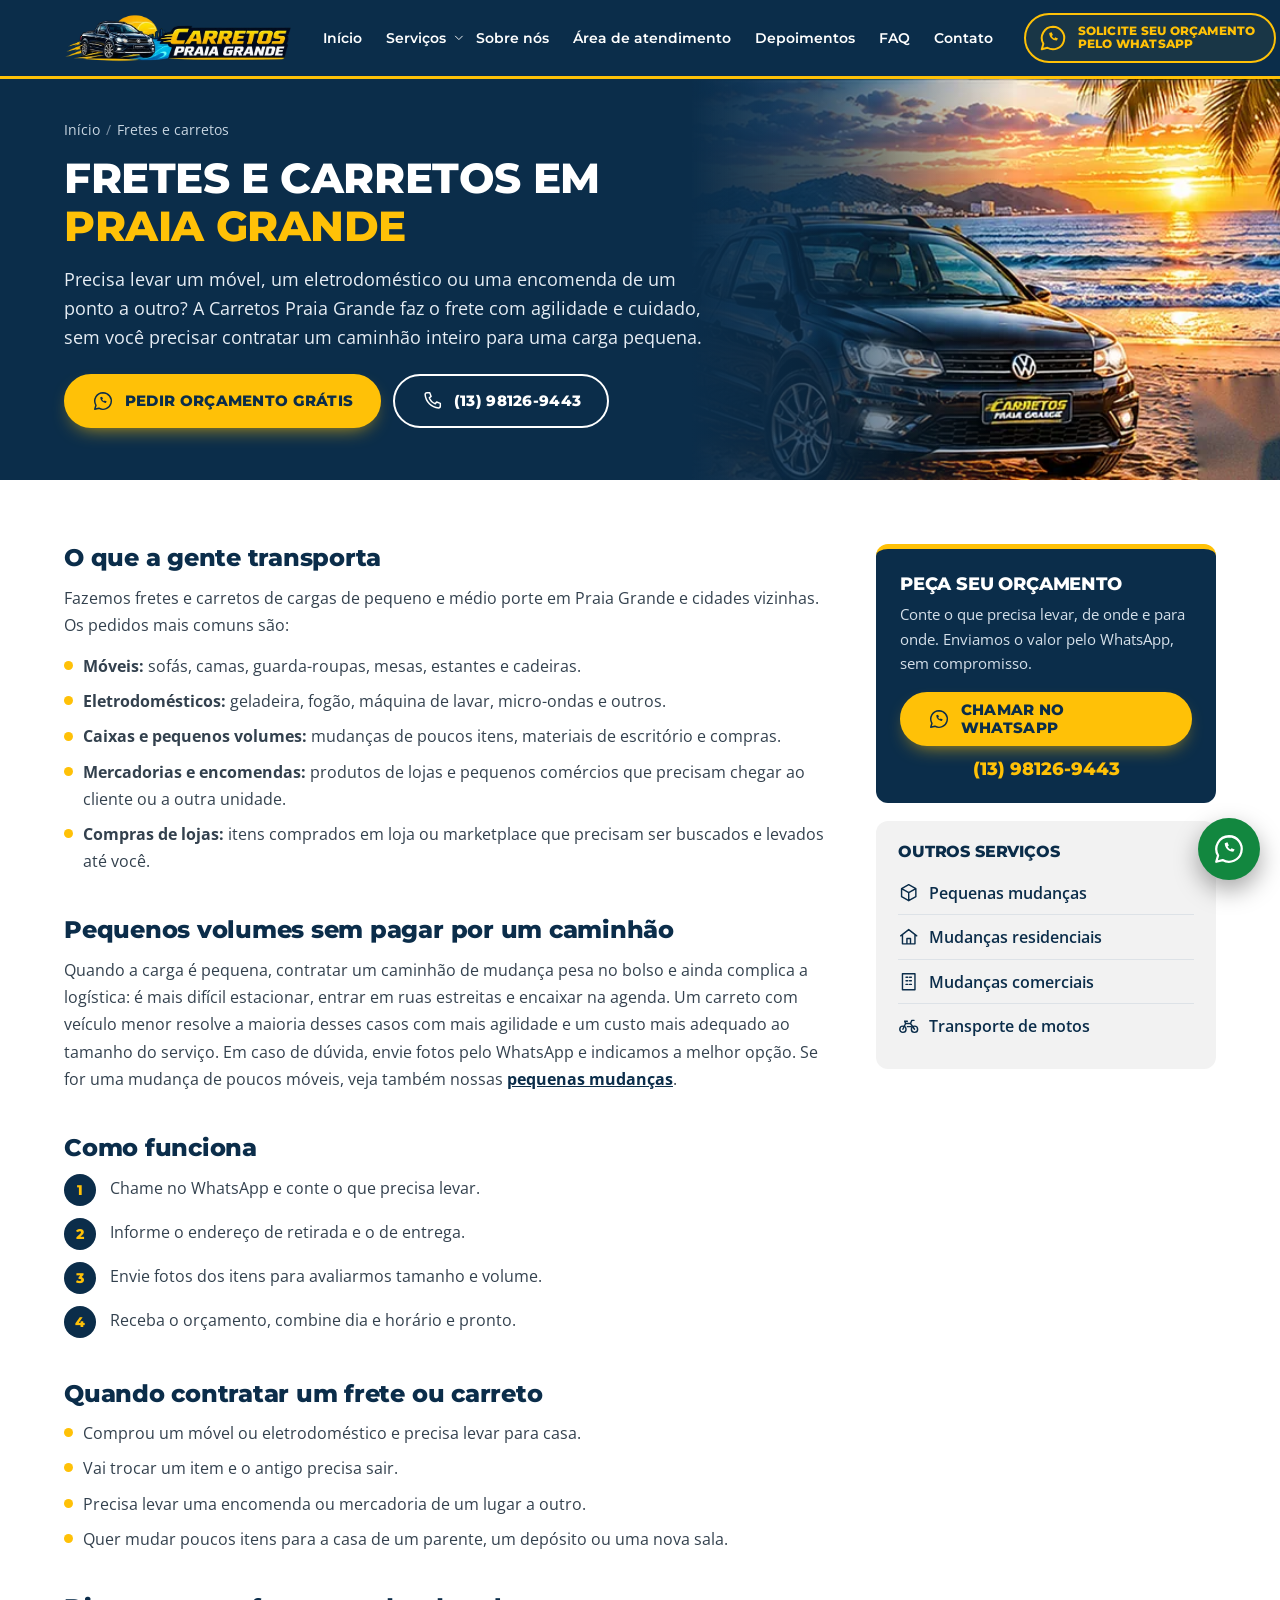
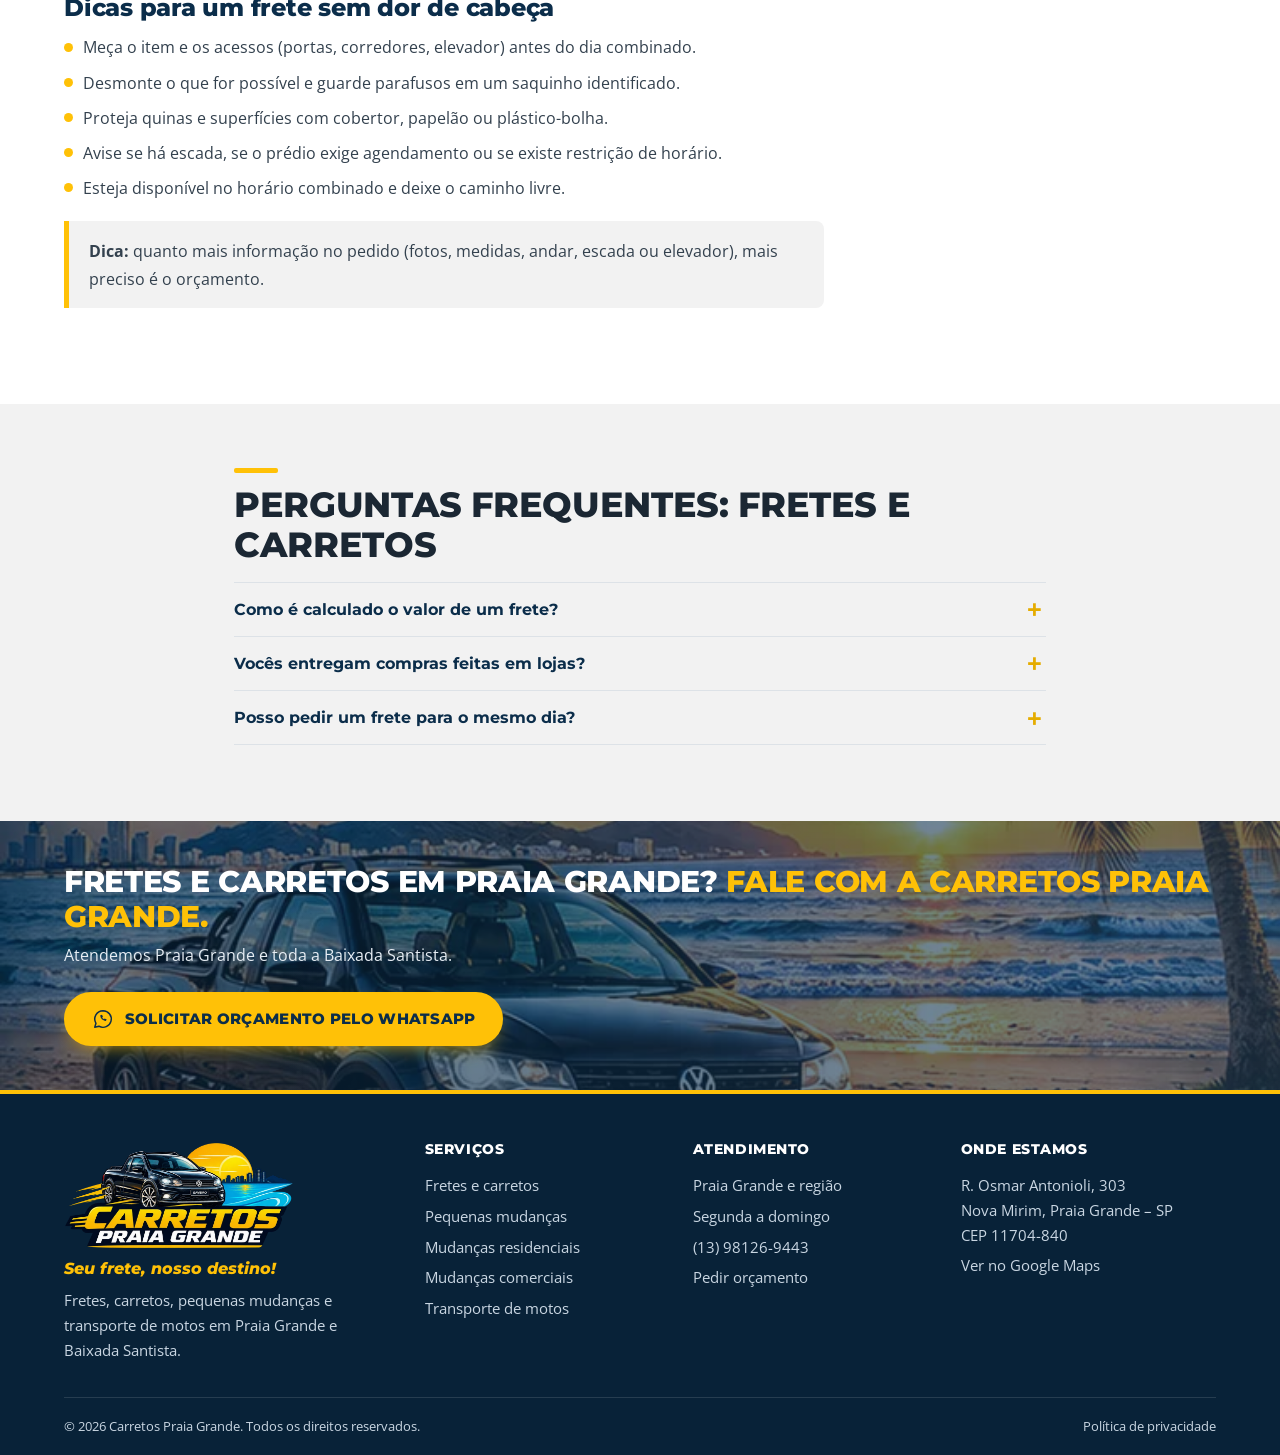
<file: fretes-e-carretos-praia-grande/index.html>
<!DOCTYPE html>
<html lang="pt-BR">
<head>
<meta charset="utf-8">
<meta name="viewport" content="width=device-width, initial-scale=1">
<title>Fretes e Carretos em Praia Grande SP | Orçamento Grátis</title>
<meta name="description" content="Fretes, carretos e entregas em Praia Grande e Baixada Santista. Móveis, eletrodomésticos, encomendas e pequenos volumes. Orçamento grátis pelo WhatsApp.">
<meta name="robots" content="index, follow, max-image-preview:large, max-snippet:-1, max-video-preview:-1">
<link rel="canonical" href="https://carretospraiagrande.com.br/fretes-e-carretos-praia-grande/">
<link rel="alternate" hreflang="pt-BR" href="https://carretospraiagrande.com.br/fretes-e-carretos-praia-grande/">
<link rel="alternate" hreflang="x-default" href="https://carretospraiagrande.com.br/fretes-e-carretos-praia-grande/">
<meta name="theme-color" content="#0B2D4A">
<meta name="geo.region" content="BR-SP">
<meta name="geo.placename" content="Praia Grande">
<meta name="author" content="Carretos Praia Grande">

<meta property="og:type" content="website">
<meta property="og:locale" content="pt_BR">
<meta property="og:site_name" content="Carretos Praia Grande">
<meta property="og:title" content="Fretes e Carretos em Praia Grande SP | Orçamento Grátis">
<meta property="og:description" content="Fretes, carretos e entregas em Praia Grande e Baixada Santista. Móveis, eletrodomésticos, encomendas e pequenos volumes. Orçamento grátis pelo WhatsApp.">
<meta property="og:url" content="https://carretospraiagrande.com.br/fretes-e-carretos-praia-grande/">
<meta property="og:image" content="https://carretospraiagrande.com.br/img/og-carretos-praia-grande.jpg">
<meta property="og:image:width" content="1200">
<meta property="og:image:height" content="630">
<meta property="og:image:alt" content="Logo da Carretos Praia Grande com uma Saveiro preta na praia ao pôr do sol">
<meta name="twitter:card" content="summary_large_image">
<meta name="twitter:title" content="Fretes e Carretos em Praia Grande SP | Orçamento Grátis">
<meta name="twitter:description" content="Fretes, carretos e entregas em Praia Grande e Baixada Santista. Móveis, eletrodomésticos, encomendas e pequenos volumes. Orçamento grátis pelo WhatsApp.">
<meta name="twitter:image" content="https://carretospraiagrande.com.br/img/og-carretos-praia-grande.jpg">

<link rel="icon" href="/favicon.ico" sizes="48x48">
<link rel="icon" type="image/png" sizes="32x32" href="/img/favicon-32.png">
<link rel="apple-touch-icon" href="/img/apple-touch-icon.png">
<link rel="manifest" href="/site.webmanifest">

<link rel="preconnect" href="https://fonts.googleapis.com">
<link rel="preconnect" href="https://fonts.gstatic.com" crossorigin>

<link rel="stylesheet" href="https://fonts.googleapis.com/css2?family=Montserrat:ital,wght@0,600;0,700;0,800;1,800&family=Open+Sans:wght@400;600;700&display=swap">
<link rel="stylesheet" href="/assets/style.css">
<script src="/assets/main.js" defer></script>

<!-- Google Analytics 4 / Tag Manager: cole aqui o código da sua conta quando criar (veja SEO-GUIA.md). -->

<script type="application/ld+json">{"@context":"https://schema.org","@graph":[{"@type":["MovingCompany","LocalBusiness"],"@id":"https://carretospraiagrande.com.br/#empresa","name":"Carretos Praia Grande","alternateName":"Carretos Praia Grande | Fretes, Pequenas Mudanças e Transporte de Motos","url":"https://carretospraiagrande.com.br/","logo":{"@type":"ImageObject","url":"https://carretospraiagrande.com.br/img/selo-carretos-praia-grande.webp","width":512,"height":512},"image":["https://carretospraiagrande.com.br/img/og-carretos-praia-grande.jpg","https://carretospraiagrande.com.br/img/hero-praia-grande.webp"],"description":"Carretos, fretes, pequenas mudanças e transporte de motos em Praia Grande e Baixada Santista, com orçamento grátis pelo WhatsApp.","slogan":"Seu frete, nosso destino!","telephone":"+55-13-98126-9443","address":{"@type":"PostalAddress","streetAddress":"R. Osmar Antonioli, 303 - Nova Mirim","addressLocality":"Praia Grande","addressRegion":"SP","postalCode":"11704-840","addressCountry":"BR"},"hasMap":"https://www.google.com/maps/search/?api=1&query=R.%20Osmar%20Antonioli%2C%20303%2C%20Nova%20Mirim%2C%20Praia%20Grande%2C%20SP","areaServed":[{"@type":"City","name":"Praia Grande"},{"@type":"City","name":"São Vicente"},{"@type":"City","name":"Santos"},{"@type":"City","name":"Cubatão"},{"@type":"City","name":"Mongaguá"},{"@type":"City","name":"Itanhaém"},{"@type":"City","name":"Guarujá"}],"knowsAbout":["carreto","frete","pequenas mudanças","mudança residencial","mudança comercial","transporte de motos"],"contactPoint":{"@type":"ContactPoint","telephone":"+55-13-98126-9443","contactType":"customer service","areaServed":"BR","availableLanguage":"Portuguese"},"hasOfferCatalog":{"@type":"OfferCatalog","name":"Serviços de carreto, frete e mudança","itemListElement":[{"@type":"Offer","itemOffered":{"@type":"Service","name":"Fretes e carretos em Praia Grande","url":"https://carretospraiagrande.com.br/fretes-e-carretos-praia-grande/"}},{"@type":"Offer","itemOffered":{"@type":"Service","name":"Pequenas mudanças em Praia Grande","url":"https://carretospraiagrande.com.br/pequenas-mudancas-praia-grande/"}},{"@type":"Offer","itemOffered":{"@type":"Service","name":"Mudanças residenciais em Praia Grande","url":"https://carretospraiagrande.com.br/mudancas-residenciais-praia-grande/"}},{"@type":"Offer","itemOffered":{"@type":"Service","name":"Mudanças comerciais em Praia Grande","url":"https://carretospraiagrande.com.br/mudancas-comerciais-praia-grande/"}},{"@type":"Offer","itemOffered":{"@type":"Service","name":"Transporte de motos em Praia Grande","url":"https://carretospraiagrande.com.br/transporte-de-motos-praia-grande/"}}]}},{"@type":"WebPage","@id":"https://carretospraiagrande.com.br/fretes-e-carretos-praia-grande/#pagina","url":"https://carretospraiagrande.com.br/fretes-e-carretos-praia-grande/","name":"Fretes e Carretos em Praia Grande SP | Orçamento Grátis","description":"Fretes, carretos e entregas em Praia Grande e Baixada Santista. Móveis, eletrodomésticos, encomendas e pequenos volumes. Orçamento grátis pelo WhatsApp.","inLanguage":"pt-BR","isPartOf":{"@id":"https://carretospraiagrande.com.br/#site"},"breadcrumb":{"@id":"https://carretospraiagrande.com.br/fretes-e-carretos-praia-grande/#breadcrumb"},"dateModified":"2026-09-19"},{"@type":"Service","@id":"https://carretospraiagrande.com.br/fretes-e-carretos-praia-grande/#servico","name":"Fretes e carretos em Praia Grande","serviceType":"Fretes e carretos","description":"Fretes, carretos e entregas em Praia Grande e Baixada Santista. Móveis, eletrodomésticos, encomendas e pequenos volumes. Orçamento grátis pelo WhatsApp.","url":"https://carretospraiagrande.com.br/fretes-e-carretos-praia-grande/","provider":{"@id":"https://carretospraiagrande.com.br/#empresa"},"areaServed":[{"@type":"City","name":"Praia Grande"},{"@type":"City","name":"Santos"},{"@type":"City","name":"São Vicente"},{"@type":"City","name":"Cubatão"},{"@type":"City","name":"Mongaguá"},{"@type":"City","name":"Itanhaém"},{"@type":"City","name":"Guarujá"}],"availableChannel":{"@type":"ServiceChannel","serviceUrl":"https://carretospraiagrande.com.br/fretes-e-carretos-praia-grande/","servicePhone":{"@type":"ContactPoint","telephone":"+55-13-98126-9443","contactType":"customer service"}}},{"@type":"BreadcrumbList","@id":"https://carretospraiagrande.com.br/fretes-e-carretos-praia-grande/#breadcrumb","itemListElement":[{"@type":"ListItem","position":1,"name":"Início","item":"https://carretospraiagrande.com.br/"},{"@type":"ListItem","position":2,"name":"Fretes e carretos","item":"https://carretospraiagrande.com.br/fretes-e-carretos-praia-grande/"}]},{"@type":"FAQPage","@id":"https://carretospraiagrande.com.br/fretes-e-carretos-praia-grande/#faq","mainEntity":[{"@type":"Question","name":"Como é calculado o valor de um frete?","acceptedAnswer":{"@type":"Answer","text":"O valor depende principalmente da distância entre retirada e entrega, do volume e do peso da carga, do tipo de veículo necessário e da dificuldade de acesso, como escadas ou falta de elevador. Envie essas informações e fotos pelo WhatsApp para receber o orçamento grátis."}},{"@type":"Question","name":"Vocês entregam compras feitas em lojas?","acceptedAnswer":{"@type":"Answer","text":"Sim. Informe o endereço da loja, o que foi comprado e o endereço de entrega, e combinamos a retirada e a entrega."}},{"@type":"Question","name":"Posso pedir um frete para o mesmo dia?","acceptedAnswer":{"@type":"Answer","text":"Pode pedir. A disponibilidade depende da agenda do dia, então chame o quanto antes pelo WhatsApp e confirmamos se conseguimos atender."}}]}]}</script>
</head>
<body id="topo">
<svg width="0" height="0" style="position:absolute" aria-hidden="true" focusable="false"><defs>
<symbol id="i-truck" viewBox="0 0 24 24"><path d="M2 6h11v10H2zM13 9.5h4l4 3.5v3h-8"/><circle cx="6.5" cy="17.5" r="2"/><circle cx="17" cy="17.5" r="2"/></symbol>
<symbol id="i-home" viewBox="0 0 24 24"><path d="M3 11l9-7 9 7M5 10v10h14V10M10 20v-6h4v6"/></symbol>
<symbol id="i-building" viewBox="0 0 24 24"><rect x="5" y="3" width="14" height="18"/><path d="M9 7h2M13 7h2M9 11h2M13 11h2M9 15h2M13 15h2"/></symbol>
<symbol id="i-moto" viewBox="0 0 24 24"><circle cx="5.5" cy="16" r="3.5"/><circle cx="18.5" cy="16" r="3.5"/><path d="M5.5 16l3-6.5h5.5l4.5 6.5M8.5 9.5L7.5 7h3M14 9.5l1.5-3.5H18M10.5 13h4"/></symbol>
<symbol id="i-cube" viewBox="0 0 24 24"><path d="M12 3l8 4.5v9L12 21l-8-4.5v-9zM12 12l8-4.5M12 12L4 7.5M12 12v9"/></symbol>
<symbol id="i-shield" viewBox="0 0 24 24"><path d="M12 3l8 3v6c0 5-3.5 8-8 9-4.5-1-8-4-8-9V6z"/><path d="M8.5 12l2.5 2.5L16 9.5"/></symbol>
<symbol id="i-clock" viewBox="0 0 24 24"><circle cx="12" cy="12" r="9"/><path d="M12 7v5l3 2"/></symbol>
<symbol id="i-chat" viewBox="0 0 24 24"><path d="M4 5h16v11H9l-5 4z"/><path d="M8.5 10.5h.01M12 10.5h.01M15.5 10.5h.01"/></symbol>
<symbol id="i-palm" viewBox="0 0 24 24"><path d="M12 22c0-5 0-9 1.2-13"/><path d="M13.2 9c-2.5-3-6-3.4-8.4-1.6M13.2 9c-.6-3.8-3.6-5.2-6.8-4.4M13.2 9c2-3.6 5.4-4.6 8.2-2.8M13.2 9c3.2-1.6 6.2-.4 7.4 2.6"/><path d="M9 22h6"/></symbol>
<symbol id="i-pin" viewBox="0 0 24 24"><path d="M12 21s7-6.2 7-11.5A7 7 0 0 0 5 9.5C5 14.8 12 21 12 21z"/><circle cx="12" cy="9.5" r="2.5"/></symbol>
<symbol id="i-phone" viewBox="0 0 24 24"><path d="M6.5 3h3l1.5 4-2 1.5a11 11 0 0 0 6.5 6.5L17 13l4 1.5v3a2 2 0 0 1-2 2A16 16 0 0 1 4.5 5a2 2 0 0 1 2-2z"/></symbol>
<symbol id="i-zap" viewBox="0 0 24 24"><path d="M12 3a9 9 0 0 0-7.7 13.6L3 21l4.5-1.2A9 9 0 1 0 12 3z"/><path fill="currentColor" stroke="none" d="M9 8c0 3.3 2.7 6 6 6l1-1.6-2.2-1-.8.9a4.4 4.4 0 0 1-2-2l.9-.8-1-2.2z"/></symbol>
<symbol id="i-check" viewBox="0 0 24 24"><circle cx="12" cy="12" r="9"/><path d="M8 12.5l3 3 5-6"/></symbol>
<symbol id="i-arrow" viewBox="0 0 24 24"><path d="M5 12h14M13 6l6 6-6 6"/></symbol>
<symbol id="i-chev" viewBox="0 0 24 24"><path d="M6 9l6 6 6-6"/></symbol>
<symbol id="i-thumb" viewBox="0 0 24 24"><path d="M7 11v9H4v-9zM7 11l4-7c1.6 0 2.6 1.1 2.3 2.7L12.8 10H19a2 2 0 0 1 2 2.4l-1.4 6.2A2 2 0 0 1 17.7 20H7"/></symbol>
<symbol id="i-bolt" viewBox="0 0 24 24"><path d="M13 2L4 14h7l-1 8 9-12h-7l1-8z"/></symbol>
<symbol id="i-cam" viewBox="0 0 24 24"><path d="M4 8h3l1.5-2h7L17 8h3v11H4z"/><circle cx="12" cy="13.5" r="3.5"/></symbol>
</defs></svg>
<a class="skip" href="#conteudo">Ir para o conteúdo</a>
<header class="top">
  <div class="container bar">
    <a class="brand" href="/" aria-label="Carretos Praia Grande, página inicial"><img src="/img/logo-horizontal.webp" width="640" height="135" alt="Carretos Praia Grande"></a>
    <button class="menu-btn" id="menuBtn" aria-expanded="false" aria-controls="nav">Menu</button>
    <nav class="nav" id="nav" aria-label="Principal">
      <a href="/">Início</a>
      <div class="dd">
        <button class="dd-btn" aria-expanded="false" aria-haspopup="true">Serviços <svg class="ico " aria-hidden="true"><use href="#i-chev"/></svg></button>
        <div class="dd-menu"><a href="/fretes-e-carretos-praia-grande/" aria-current="page"><svg class="ico " aria-hidden="true"><use href="#i-truck"/></svg><span>Fretes e carretos</span></a><a href="/pequenas-mudancas-praia-grande/"><svg class="ico " aria-hidden="true"><use href="#i-cube"/></svg><span>Pequenas mudanças</span></a><a href="/mudancas-residenciais-praia-grande/"><svg class="ico " aria-hidden="true"><use href="#i-home"/></svg><span>Mudanças residenciais</span></a><a href="/mudancas-comerciais-praia-grande/"><svg class="ico " aria-hidden="true"><use href="#i-building"/></svg><span>Mudanças comerciais</span></a><a href="/transporte-de-motos-praia-grande/"><svg class="ico " aria-hidden="true"><use href="#i-moto"/></svg><span>Transporte de motos</span></a></div>
      </div>
      <a href="/#sobre">Sobre nós</a>
      <a href="/#atendimento">Área de atendimento</a>
      <a href="/#depoimentos">Depoimentos</a>
      <a href="/#faq">FAQ</a>
      <a href="/#contato">Contato</a>
    </nav>
    <a class="cta-pill" href="https://wa.me/5513981269443?text=Ol%C3%A1%21%20Vim%20pelo%20site%20da%20Carretos%20Praia%20Grande%20e%20quero%20um%20or%C3%A7amento." target="_blank" rel="noopener" data-track="header_whatsapp"><svg class="ico " aria-hidden="true"><use href="#i-zap"/></svg><span>Solicite seu orçamento<br>pelo WhatsApp</span></a>
  </div>
</header>

<main id="conteudo">
<section class="page-hero">
  <div class="hero-media"><img src="/img/hero-praia-grande-760.webp" width="760" height="355" alt="" role="presentation" loading="eager"></div>
  <div class="container">
    <nav class="crumbs" aria-label="Você está aqui"><ol><li><a href="/">Início</a></li><li aria-current="page">Fretes e carretos</li></ol></nav>
    <div class="in">
      <h1>Fretes e carretos em <span>Praia Grande</span></h1>
      <p class="lead">Precisa levar um móvel, um eletrodoméstico ou uma encomenda de um ponto a outro? A Carretos Praia Grande faz o frete com agilidade e cuidado, sem você precisar contratar um caminhão inteiro para uma carga pequena.</p>
      <div class="actions">
        <a class="btn" href="https://wa.me/5513981269443?text=Ol%C3%A1%21%20Vim%20pelo%20site%20e%20quero%20um%20or%C3%A7amento%20de%20fretes%20e%20carretos." target="_blank" rel="noopener" data-track="fretes-e-carretos-praia-grande_hero_whatsapp"><svg class="ico " aria-hidden="true"><use href="#i-zap"/></svg>Pedir orçamento grátis</a>
        <a class="btn btn-line" href="tel:+5513981269443" data-track="fretes-e-carretos-praia-grande_hero_ligar"><svg class="ico " aria-hidden="true"><use href="#i-phone"/></svg>(13) 98126-9443</a>
      </div>
    </div>
  </div>
</section>

<div class="container doc">
  <article class="prose">

<h2>O que a gente transporta</h2>
<p>Fazemos fretes e carretos de cargas de pequeno e médio porte em Praia Grande e cidades vizinhas. Os pedidos mais comuns são:</p>
<ul class="list">
<li><span><strong>Móveis:</strong> sofás, camas, guarda-roupas, mesas, estantes e cadeiras.</span></li>
<li><span><strong>Eletrodomésticos:</strong> geladeira, fogão, máquina de lavar, micro-ondas e outros.</span></li>
<li><span><strong>Caixas e pequenos volumes:</strong> mudanças de poucos itens, materiais de escritório e compras.</span></li>
<li><span><strong>Mercadorias e encomendas:</strong> produtos de lojas e pequenos comércios que precisam chegar ao cliente ou a outra unidade.</span></li>
<li><span><strong>Compras de lojas:</strong> itens comprados em loja ou marketplace que precisam ser buscados e levados até você.</span></li>
</ul>

<h2 id="pequenos-volumes">Pequenos volumes sem pagar por um caminhão</h2>
<p>Quando a carga é pequena, contratar um caminhão de mudança pesa no bolso e ainda complica a logística: é mais difícil estacionar, entrar em ruas estreitas e encaixar na agenda. Um carreto com veículo menor resolve a maioria desses casos com mais agilidade e um custo mais adequado ao tamanho do serviço. Em caso de dúvida, envie fotos pelo WhatsApp e indicamos a melhor opção. Se for uma mudança de poucos móveis, veja também nossas <a href="/pequenas-mudancas-praia-grande/">pequenas mudanças</a>.</p>

<h2>Como funciona</h2>
<ol class="num">
<li><span>Chame no WhatsApp e conte o que precisa levar.</span></li>
<li><span>Informe o endereço de retirada e o de entrega.</span></li>
<li><span>Envie fotos dos itens para avaliarmos tamanho e volume.</span></li>
<li><span>Receba o orçamento, combine dia e horário e pronto.</span></li>
</ol>

<h2>Quando contratar um frete ou carreto</h2>
<ul class="list">
<li><span>Comprou um móvel ou eletrodoméstico e precisa levar para casa.</span></li>
<li><span>Vai trocar um item e o antigo precisa sair.</span></li>
<li><span>Precisa levar uma encomenda ou mercadoria de um lugar a outro.</span></li>
<li><span>Quer mudar poucos itens para a casa de um parente, um depósito ou uma nova sala.</span></li>
</ul>

<h2>Dicas para um frete sem dor de cabeça</h2>
<ul class="list">
<li><span>Meça o item e os acessos (portas, corredores, elevador) antes do dia combinado.</span></li>
<li><span>Desmonte o que for possível e guarde parafusos em um saquinho identificado.</span></li>
<li><span>Proteja quinas e superfícies com cobertor, papelão ou plástico-bolha.</span></li>
<li><span>Avise se há escada, se o prédio exige agendamento ou se existe restrição de horário.</span></li>
<li><span>Esteja disponível no horário combinado e deixe o caminho livre.</span></li>
</ul>
<div class="tip"><p><strong>Dica:</strong> quanto mais informação no pedido (fotos, medidas, andar, escada ou elevador), mais preciso é o orçamento.</p></div>

  </article>
  <aside class="aside" aria-label="Orçamento e outros serviços">
    <div class="box">
      <h2>Peça seu orçamento</h2>
      <p>Conte o que precisa levar, de onde e para onde. Enviamos o valor pelo WhatsApp, sem compromisso.</p>
      <a class="btn btn-block" href="https://wa.me/5513981269443?text=Ol%C3%A1%21%20Vim%20pelo%20site%20e%20quero%20um%20or%C3%A7amento%20de%20fretes%20e%20carretos." target="_blank" rel="noopener" data-track="fretes-e-carretos-praia-grande_aside_whatsapp"><svg class="ico " aria-hidden="true"><use href="#i-zap"/></svg>Chamar no WhatsApp</a>
      <a class="tel" href="tel:+5513981269443">(13) 98126-9443</a>
    </div>
    <div class="box-l">
      <h2>Outros serviços</h2>
      <ul><li><a href="/pequenas-mudancas-praia-grande/"><svg class="ico " aria-hidden="true"><use href="#i-cube"/></svg>Pequenas mudanças</a></li><li><a href="/mudancas-residenciais-praia-grande/"><svg class="ico " aria-hidden="true"><use href="#i-home"/></svg>Mudanças residenciais</a></li><li><a href="/mudancas-comerciais-praia-grande/"><svg class="ico " aria-hidden="true"><use href="#i-building"/></svg>Mudanças comerciais</a></li><li><a href="/transporte-de-motos-praia-grande/"><svg class="ico " aria-hidden="true"><use href="#i-moto"/></svg>Transporte de motos</a></li></ul>
    </div>
  </aside>
</div>

<section class="sec sec-cinza faq-page" aria-labelledby="faq-t" style="padding-top:64px">
  <div class="container" style="max-width:860px">
    <h2 id="faq-t" class="kicker">Perguntas frequentes: fretes e carretos</h2>
    <div class="faq"><details><summary>Como é calculado o valor de um frete?</summary><p>O valor depende principalmente da distância entre retirada e entrega, do volume e do peso da carga, do tipo de veículo necessário e da dificuldade de acesso, como escadas ou falta de elevador. Envie essas informações e fotos pelo WhatsApp para receber o orçamento grátis.</p></details><details><summary>Vocês entregam compras feitas em lojas?</summary><p>Sim. Informe o endereço da loja, o que foi comprado e o endereço de entrega, e combinamos a retirada e a entrega.</p></details><details><summary>Posso pedir um frete para o mesmo dia?</summary><p>Pode pedir. A disponibilidade depende da agenda do dia, então chame o quanto antes pelo WhatsApp e confirmamos se conseguimos atender.</p></details></div>
  </div>
</section>

<section class="final" aria-label="Chamada para orçamento">
  <div class="container">
    <div>
      <h2>Fretes e carretos em Praia Grande? <span>Fale com a Carretos Praia Grande.</span></h2>
      <p>Atendemos Praia Grande e toda a Baixada Santista.</p>
    </div>
    <a class="btn" href="https://wa.me/5513981269443?text=Ol%C3%A1%21%20Vim%20pelo%20site%20e%20quero%20um%20or%C3%A7amento%20de%20fretes%20e%20carretos." target="_blank" rel="noopener" data-track="fretes-e-carretos-praia-grande_final_whatsapp"><svg class="ico " aria-hidden="true"><use href="#i-zap"/></svg>Solicitar orçamento pelo WhatsApp</a>
  </div>
</section>
</main>

<footer class="foot">
  <div class="container">
    <div class="cols">
      <div>
        <img class="flogo" src="/img/logo-carretos-praia-grande.webp" width="900" height="418" alt="Carretos Praia Grande" loading="lazy">
        <p class="s">Seu frete, nosso destino!</p>
        <p style="margin-top:10px">Fretes, carretos, pequenas mudanças e transporte de motos em Praia Grande e Baixada Santista.</p>
      </div>
      <div>
        <h3>Serviços</h3>
        <ul><li><a href="/fretes-e-carretos-praia-grande/">Fretes e carretos</a></li><li><a href="/pequenas-mudancas-praia-grande/">Pequenas mudanças</a></li><li><a href="/mudancas-residenciais-praia-grande/">Mudanças residenciais</a></li><li><a href="/mudancas-comerciais-praia-grande/">Mudanças comerciais</a></li><li><a href="/transporte-de-motos-praia-grande/">Transporte de motos</a></li></ul>
      </div>
      <div>
        <h3>Atendimento</h3>
        <ul>
          <li>Praia Grande e região</li>
          <li>Segunda a domingo</li>
          <li><a href="tel:+5513981269443" data-track="footer_ligar">(13) 98126-9443</a></li>
          <li><a href="/#contato">Pedir orçamento</a></li>
        </ul>
      </div>
      <div>
        <h3>Onde estamos</h3>
        <ul>
          <li>R. Osmar Antonioli, 303<br>Nova Mirim, Praia Grande – SP<br>CEP 11704-840</li>
          <li><a href="https://www.google.com/maps/search/?api=1&query=R.%20Osmar%20Antonioli%2C%20303%2C%20Nova%20Mirim%2C%20Praia%20Grande%2C%20SP" target="_blank" rel="noopener">Ver no Google Maps</a></li>
        </ul>
      </div>
    </div>
    <div class="legal">
      <span>© <span id="ano">2026</span> Carretos Praia Grande. Todos os direitos reservados.</span>
      <a href="/politica-de-privacidade/">Política de privacidade</a>
    </div>
  </div>
</footer>

<a class="wa-float" href="https://wa.me/5513981269443?text=Ol%C3%A1%21%20Vim%20pelo%20site%20da%20Carretos%20Praia%20Grande%20e%20quero%20um%20or%C3%A7amento." target="_blank" rel="noopener" aria-label="Chamar no WhatsApp" data-track="float_whatsapp"><svg class="ico " aria-hidden="true"><use href="#i-zap"/></svg></a>
<div class="bar-m">
  <a class="btn btn-line btn-sm" href="tel:+5513981269443" data-track="bar_ligar"><svg class="ico " aria-hidden="true"><use href="#i-phone"/></svg>Ligar</a>
  <a class="btn btn-sm" href="https://wa.me/5513981269443?text=Ol%C3%A1%21%20Vim%20pelo%20site%20da%20Carretos%20Praia%20Grande%20e%20quero%20um%20or%C3%A7amento." target="_blank" rel="noopener" data-track="bar_whatsapp"><svg class="ico " aria-hidden="true"><use href="#i-zap"/></svg>Orçamento no WhatsApp</a>
</div>
</body>
</html>
</file>
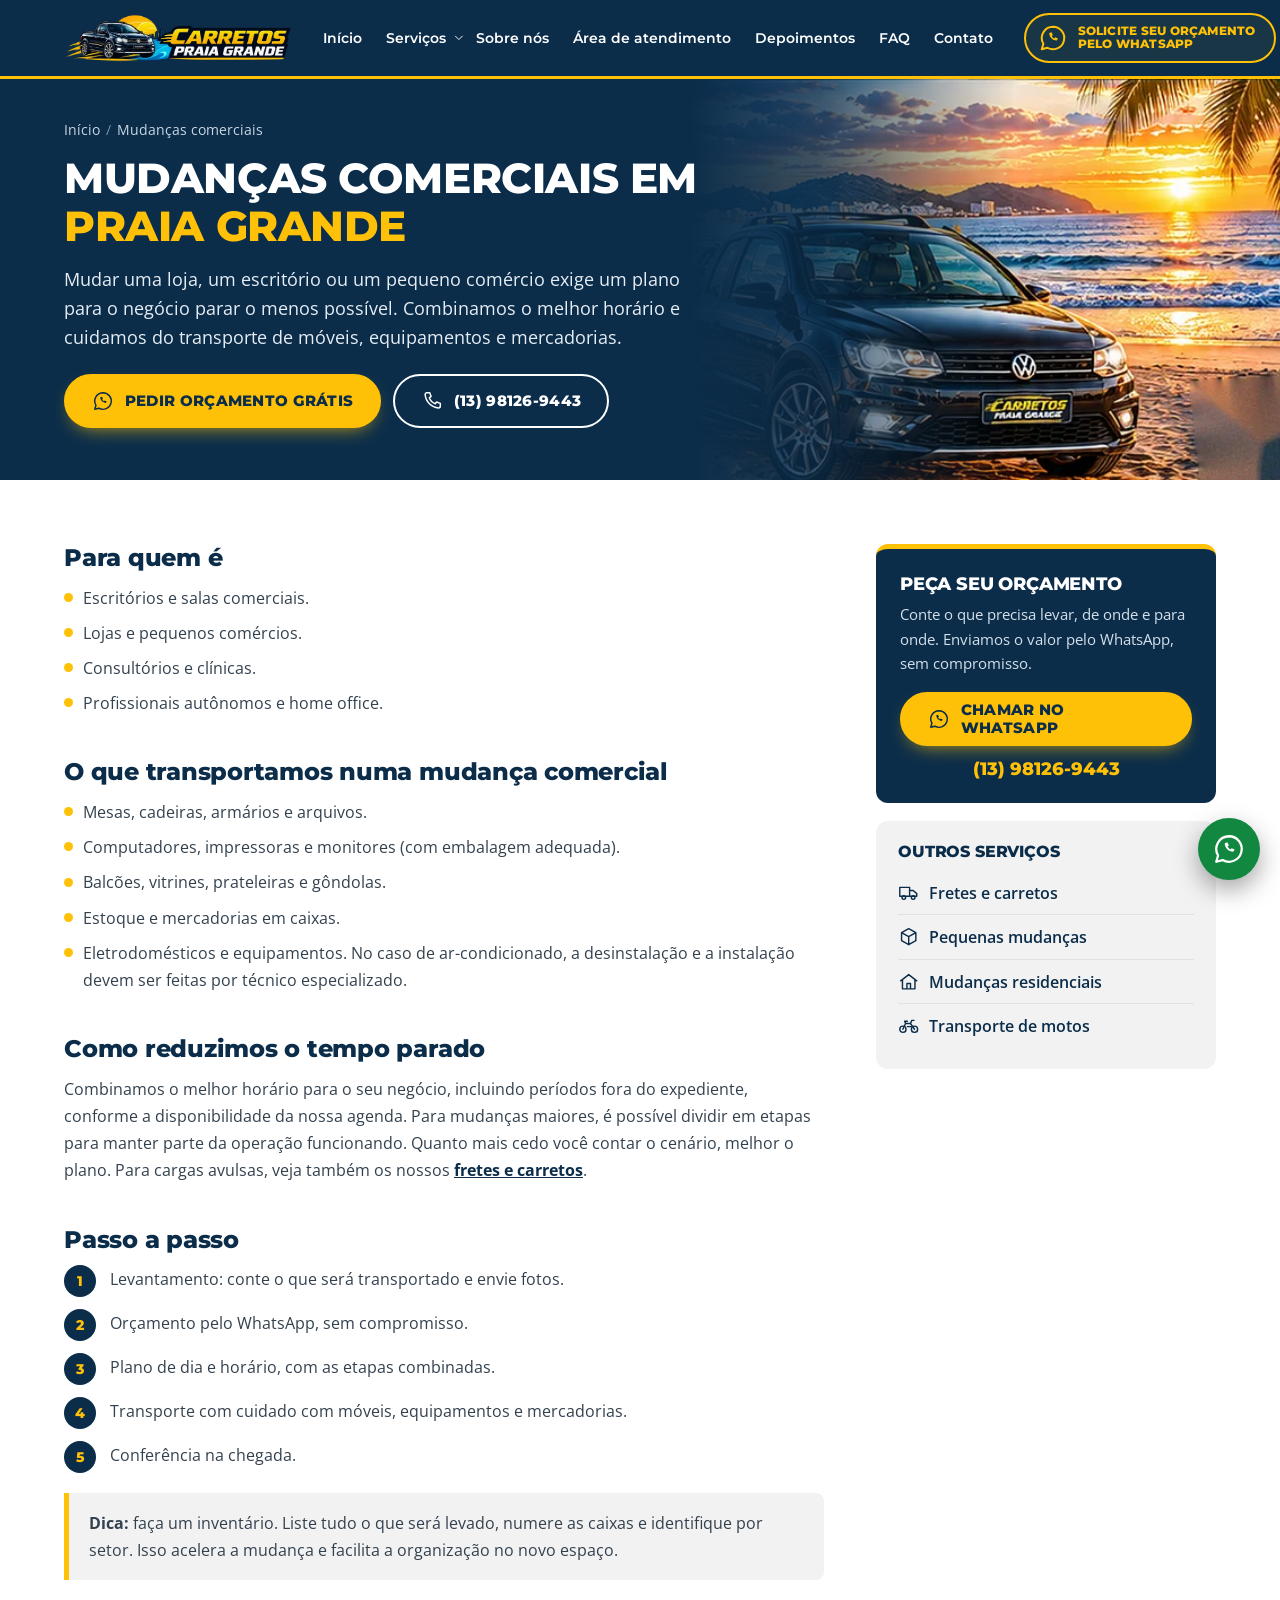
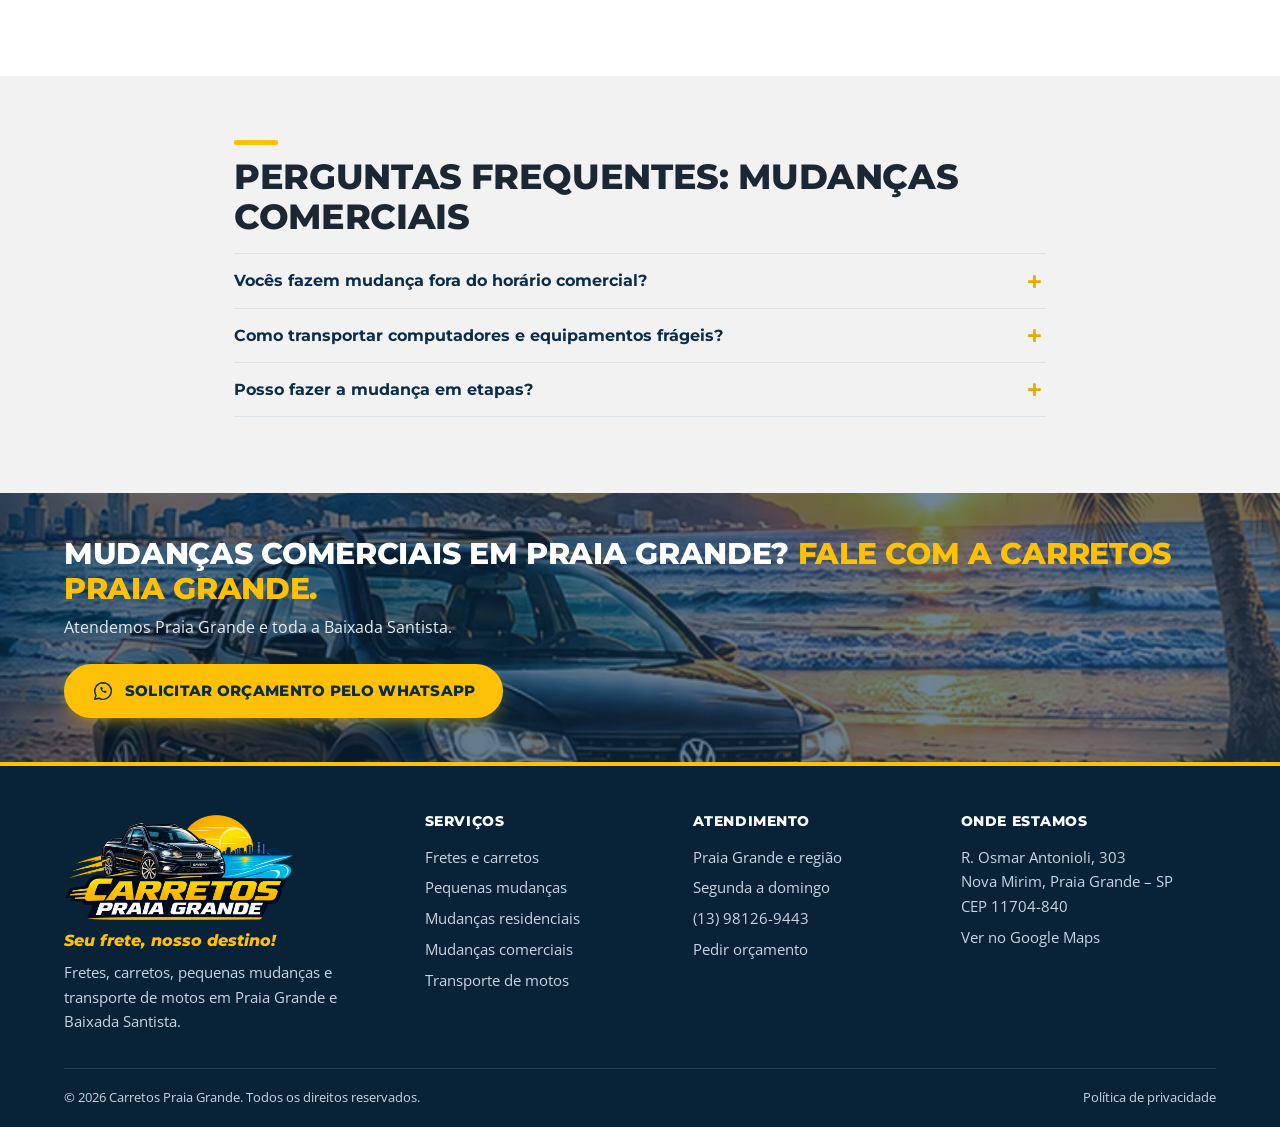
<file: mudancas-comerciais-praia-grande/index.html>
<!DOCTYPE html>
<html lang="pt-BR">
<head>
<meta charset="utf-8">
<meta name="viewport" content="width=device-width, initial-scale=1">
<title>Mudanças Comerciais em Praia Grande SP | Lojas e Escritórios</title>
<meta name="description" content="Mudança comercial em Praia Grande e região para lojas, escritórios e pequenos comércios, com horário combinado para parar o mínimo possível. Peça orçamento grátis.">
<meta name="robots" content="index, follow, max-image-preview:large, max-snippet:-1, max-video-preview:-1">
<link rel="canonical" href="https://carretospraiagrande.com.br/mudancas-comerciais-praia-grande/">
<link rel="alternate" hreflang="pt-BR" href="https://carretospraiagrande.com.br/mudancas-comerciais-praia-grande/">
<link rel="alternate" hreflang="x-default" href="https://carretospraiagrande.com.br/mudancas-comerciais-praia-grande/">
<meta name="theme-color" content="#0B2D4A">
<meta name="geo.region" content="BR-SP">
<meta name="geo.placename" content="Praia Grande">
<meta name="author" content="Carretos Praia Grande">

<meta property="og:type" content="website">
<meta property="og:locale" content="pt_BR">
<meta property="og:site_name" content="Carretos Praia Grande">
<meta property="og:title" content="Mudanças Comerciais em Praia Grande SP | Lojas e Escritórios">
<meta property="og:description" content="Mudança comercial em Praia Grande e região para lojas, escritórios e pequenos comércios, com horário combinado para parar o mínimo possível. Peça orçamento grátis.">
<meta property="og:url" content="https://carretospraiagrande.com.br/mudancas-comerciais-praia-grande/">
<meta property="og:image" content="https://carretospraiagrande.com.br/img/og-carretos-praia-grande.jpg">
<meta property="og:image:width" content="1200">
<meta property="og:image:height" content="630">
<meta property="og:image:alt" content="Logo da Carretos Praia Grande com uma Saveiro preta na praia ao pôr do sol">
<meta name="twitter:card" content="summary_large_image">
<meta name="twitter:title" content="Mudanças Comerciais em Praia Grande SP | Lojas e Escritórios">
<meta name="twitter:description" content="Mudança comercial em Praia Grande e região para lojas, escritórios e pequenos comércios, com horário combinado para parar o mínimo possível. Peça orçamento grátis.">
<meta name="twitter:image" content="https://carretospraiagrande.com.br/img/og-carretos-praia-grande.jpg">

<link rel="icon" href="/favicon.ico" sizes="48x48">
<link rel="icon" type="image/png" sizes="32x32" href="/img/favicon-32.png">
<link rel="apple-touch-icon" href="/img/apple-touch-icon.png">
<link rel="manifest" href="/site.webmanifest">

<link rel="preconnect" href="https://fonts.googleapis.com">
<link rel="preconnect" href="https://fonts.gstatic.com" crossorigin>

<link rel="stylesheet" href="https://fonts.googleapis.com/css2?family=Montserrat:ital,wght@0,600;0,700;0,800;1,800&family=Open+Sans:wght@400;600;700&display=swap">
<link rel="stylesheet" href="/assets/style.css">
<script src="/assets/main.js" defer></script>

<!-- Google Analytics 4 / Tag Manager: cole aqui o código da sua conta quando criar (veja SEO-GUIA.md). -->

<script type="application/ld+json">{"@context":"https://schema.org","@graph":[{"@type":["MovingCompany","LocalBusiness"],"@id":"https://carretospraiagrande.com.br/#empresa","name":"Carretos Praia Grande","alternateName":"Carretos Praia Grande | Fretes, Pequenas Mudanças e Transporte de Motos","url":"https://carretospraiagrande.com.br/","logo":{"@type":"ImageObject","url":"https://carretospraiagrande.com.br/img/selo-carretos-praia-grande.webp","width":512,"height":512},"image":["https://carretospraiagrande.com.br/img/og-carretos-praia-grande.jpg","https://carretospraiagrande.com.br/img/hero-praia-grande.webp"],"description":"Carretos, fretes, pequenas mudanças e transporte de motos em Praia Grande e Baixada Santista, com orçamento grátis pelo WhatsApp.","slogan":"Seu frete, nosso destino!","telephone":"+55-13-98126-9443","address":{"@type":"PostalAddress","streetAddress":"R. Osmar Antonioli, 303 - Nova Mirim","addressLocality":"Praia Grande","addressRegion":"SP","postalCode":"11704-840","addressCountry":"BR"},"hasMap":"https://www.google.com/maps/search/?api=1&query=R.%20Osmar%20Antonioli%2C%20303%2C%20Nova%20Mirim%2C%20Praia%20Grande%2C%20SP","areaServed":[{"@type":"City","name":"Praia Grande"},{"@type":"City","name":"São Vicente"},{"@type":"City","name":"Santos"},{"@type":"City","name":"Cubatão"},{"@type":"City","name":"Mongaguá"},{"@type":"City","name":"Itanhaém"},{"@type":"City","name":"Guarujá"}],"knowsAbout":["carreto","frete","pequenas mudanças","mudança residencial","mudança comercial","transporte de motos"],"contactPoint":{"@type":"ContactPoint","telephone":"+55-13-98126-9443","contactType":"customer service","areaServed":"BR","availableLanguage":"Portuguese"},"hasOfferCatalog":{"@type":"OfferCatalog","name":"Serviços de carreto, frete e mudança","itemListElement":[{"@type":"Offer","itemOffered":{"@type":"Service","name":"Fretes e carretos em Praia Grande","url":"https://carretospraiagrande.com.br/fretes-e-carretos-praia-grande/"}},{"@type":"Offer","itemOffered":{"@type":"Service","name":"Pequenas mudanças em Praia Grande","url":"https://carretospraiagrande.com.br/pequenas-mudancas-praia-grande/"}},{"@type":"Offer","itemOffered":{"@type":"Service","name":"Mudanças residenciais em Praia Grande","url":"https://carretospraiagrande.com.br/mudancas-residenciais-praia-grande/"}},{"@type":"Offer","itemOffered":{"@type":"Service","name":"Mudanças comerciais em Praia Grande","url":"https://carretospraiagrande.com.br/mudancas-comerciais-praia-grande/"}},{"@type":"Offer","itemOffered":{"@type":"Service","name":"Transporte de motos em Praia Grande","url":"https://carretospraiagrande.com.br/transporte-de-motos-praia-grande/"}}]}},{"@type":"WebPage","@id":"https://carretospraiagrande.com.br/mudancas-comerciais-praia-grande/#pagina","url":"https://carretospraiagrande.com.br/mudancas-comerciais-praia-grande/","name":"Mudanças Comerciais em Praia Grande SP | Lojas e Escritórios","description":"Mudança comercial em Praia Grande e região para lojas, escritórios e pequenos comércios, com horário combinado para parar o mínimo possível. Peça orçamento grátis.","inLanguage":"pt-BR","isPartOf":{"@id":"https://carretospraiagrande.com.br/#site"},"breadcrumb":{"@id":"https://carretospraiagrande.com.br/mudancas-comerciais-praia-grande/#breadcrumb"},"dateModified":"2026-09-19"},{"@type":"Service","@id":"https://carretospraiagrande.com.br/mudancas-comerciais-praia-grande/#servico","name":"Mudanças comerciais em Praia Grande","serviceType":"Mudanças comerciais","description":"Mudança comercial em Praia Grande e região para lojas, escritórios e pequenos comércios, com horário combinado para parar o mínimo possível. Peça orçamento grátis.","url":"https://carretospraiagrande.com.br/mudancas-comerciais-praia-grande/","provider":{"@id":"https://carretospraiagrande.com.br/#empresa"},"areaServed":[{"@type":"City","name":"Praia Grande"},{"@type":"City","name":"Santos"},{"@type":"City","name":"São Vicente"},{"@type":"City","name":"Cubatão"},{"@type":"City","name":"Mongaguá"},{"@type":"City","name":"Itanhaém"},{"@type":"City","name":"Guarujá"}],"availableChannel":{"@type":"ServiceChannel","serviceUrl":"https://carretospraiagrande.com.br/mudancas-comerciais-praia-grande/","servicePhone":{"@type":"ContactPoint","telephone":"+55-13-98126-9443","contactType":"customer service"}}},{"@type":"BreadcrumbList","@id":"https://carretospraiagrande.com.br/mudancas-comerciais-praia-grande/#breadcrumb","itemListElement":[{"@type":"ListItem","position":1,"name":"Início","item":"https://carretospraiagrande.com.br/"},{"@type":"ListItem","position":2,"name":"Mudanças comerciais","item":"https://carretospraiagrande.com.br/mudancas-comerciais-praia-grande/"}]},{"@type":"FAQPage","@id":"https://carretospraiagrande.com.br/mudancas-comerciais-praia-grande/#faq","mainEntity":[{"@type":"Question","name":"Vocês fazem mudança fora do horário comercial?","acceptedAnswer":{"@type":"Answer","text":"Combinamos o melhor horário para o seu negócio, incluindo períodos fora do expediente, conforme a disponibilidade da nossa agenda. Informe a sua necessidade no orçamento."}},{"@type":"Question","name":"Como transportar computadores e equipamentos frágeis?","acceptedAnswer":{"@type":"Answer","text":"Sempre que possível, use as embalagens originais ou caixas com proteção, faça backup dos dados e avise no orçamento quais equipamentos são mais sensíveis."}},{"@type":"Question","name":"Posso fazer a mudança em etapas?","acceptedAnswer":{"@type":"Answer","text":"Pode. Em mudanças maiores, dividir em etapas ajuda a manter a operação. Conte o seu cenário no WhatsApp e montamos um plano."}}]}]}</script>
</head>
<body id="topo">
<svg width="0" height="0" style="position:absolute" aria-hidden="true" focusable="false"><defs>
<symbol id="i-truck" viewBox="0 0 24 24"><path d="M2 6h11v10H2zM13 9.5h4l4 3.5v3h-8"/><circle cx="6.5" cy="17.5" r="2"/><circle cx="17" cy="17.5" r="2"/></symbol>
<symbol id="i-home" viewBox="0 0 24 24"><path d="M3 11l9-7 9 7M5 10v10h14V10M10 20v-6h4v6"/></symbol>
<symbol id="i-building" viewBox="0 0 24 24"><rect x="5" y="3" width="14" height="18"/><path d="M9 7h2M13 7h2M9 11h2M13 11h2M9 15h2M13 15h2"/></symbol>
<symbol id="i-moto" viewBox="0 0 24 24"><circle cx="5.5" cy="16" r="3.5"/><circle cx="18.5" cy="16" r="3.5"/><path d="M5.5 16l3-6.5h5.5l4.5 6.5M8.5 9.5L7.5 7h3M14 9.5l1.5-3.5H18M10.5 13h4"/></symbol>
<symbol id="i-cube" viewBox="0 0 24 24"><path d="M12 3l8 4.5v9L12 21l-8-4.5v-9zM12 12l8-4.5M12 12L4 7.5M12 12v9"/></symbol>
<symbol id="i-shield" viewBox="0 0 24 24"><path d="M12 3l8 3v6c0 5-3.5 8-8 9-4.5-1-8-4-8-9V6z"/><path d="M8.5 12l2.5 2.5L16 9.5"/></symbol>
<symbol id="i-clock" viewBox="0 0 24 24"><circle cx="12" cy="12" r="9"/><path d="M12 7v5l3 2"/></symbol>
<symbol id="i-chat" viewBox="0 0 24 24"><path d="M4 5h16v11H9l-5 4z"/><path d="M8.5 10.5h.01M12 10.5h.01M15.5 10.5h.01"/></symbol>
<symbol id="i-palm" viewBox="0 0 24 24"><path d="M12 22c0-5 0-9 1.2-13"/><path d="M13.2 9c-2.5-3-6-3.4-8.4-1.6M13.2 9c-.6-3.8-3.6-5.2-6.8-4.4M13.2 9c2-3.6 5.4-4.6 8.2-2.8M13.2 9c3.2-1.6 6.2-.4 7.4 2.6"/><path d="M9 22h6"/></symbol>
<symbol id="i-pin" viewBox="0 0 24 24"><path d="M12 21s7-6.2 7-11.5A7 7 0 0 0 5 9.5C5 14.8 12 21 12 21z"/><circle cx="12" cy="9.5" r="2.5"/></symbol>
<symbol id="i-phone" viewBox="0 0 24 24"><path d="M6.5 3h3l1.5 4-2 1.5a11 11 0 0 0 6.5 6.5L17 13l4 1.5v3a2 2 0 0 1-2 2A16 16 0 0 1 4.5 5a2 2 0 0 1 2-2z"/></symbol>
<symbol id="i-zap" viewBox="0 0 24 24"><path d="M12 3a9 9 0 0 0-7.7 13.6L3 21l4.5-1.2A9 9 0 1 0 12 3z"/><path fill="currentColor" stroke="none" d="M9 8c0 3.3 2.7 6 6 6l1-1.6-2.2-1-.8.9a4.4 4.4 0 0 1-2-2l.9-.8-1-2.2z"/></symbol>
<symbol id="i-check" viewBox="0 0 24 24"><circle cx="12" cy="12" r="9"/><path d="M8 12.5l3 3 5-6"/></symbol>
<symbol id="i-arrow" viewBox="0 0 24 24"><path d="M5 12h14M13 6l6 6-6 6"/></symbol>
<symbol id="i-chev" viewBox="0 0 24 24"><path d="M6 9l6 6 6-6"/></symbol>
<symbol id="i-thumb" viewBox="0 0 24 24"><path d="M7 11v9H4v-9zM7 11l4-7c1.6 0 2.6 1.1 2.3 2.7L12.8 10H19a2 2 0 0 1 2 2.4l-1.4 6.2A2 2 0 0 1 17.7 20H7"/></symbol>
<symbol id="i-bolt" viewBox="0 0 24 24"><path d="M13 2L4 14h7l-1 8 9-12h-7l1-8z"/></symbol>
<symbol id="i-cam" viewBox="0 0 24 24"><path d="M4 8h3l1.5-2h7L17 8h3v11H4z"/><circle cx="12" cy="13.5" r="3.5"/></symbol>
</defs></svg>
<a class="skip" href="#conteudo">Ir para o conteúdo</a>
<header class="top">
  <div class="container bar">
    <a class="brand" href="/" aria-label="Carretos Praia Grande, página inicial"><img src="/img/logo-horizontal.webp" width="640" height="135" alt="Carretos Praia Grande"></a>
    <button class="menu-btn" id="menuBtn" aria-expanded="false" aria-controls="nav">Menu</button>
    <nav class="nav" id="nav" aria-label="Principal">
      <a href="/">Início</a>
      <div class="dd">
        <button class="dd-btn" aria-expanded="false" aria-haspopup="true">Serviços <svg class="ico " aria-hidden="true"><use href="#i-chev"/></svg></button>
        <div class="dd-menu"><a href="/fretes-e-carretos-praia-grande/"><svg class="ico " aria-hidden="true"><use href="#i-truck"/></svg><span>Fretes e carretos</span></a><a href="/pequenas-mudancas-praia-grande/"><svg class="ico " aria-hidden="true"><use href="#i-cube"/></svg><span>Pequenas mudanças</span></a><a href="/mudancas-residenciais-praia-grande/"><svg class="ico " aria-hidden="true"><use href="#i-home"/></svg><span>Mudanças residenciais</span></a><a href="/mudancas-comerciais-praia-grande/" aria-current="page"><svg class="ico " aria-hidden="true"><use href="#i-building"/></svg><span>Mudanças comerciais</span></a><a href="/transporte-de-motos-praia-grande/"><svg class="ico " aria-hidden="true"><use href="#i-moto"/></svg><span>Transporte de motos</span></a></div>
      </div>
      <a href="/#sobre">Sobre nós</a>
      <a href="/#atendimento">Área de atendimento</a>
      <a href="/#depoimentos">Depoimentos</a>
      <a href="/#faq">FAQ</a>
      <a href="/#contato">Contato</a>
    </nav>
    <a class="cta-pill" href="https://wa.me/5513981269443?text=Ol%C3%A1%21%20Vim%20pelo%20site%20da%20Carretos%20Praia%20Grande%20e%20quero%20um%20or%C3%A7amento." target="_blank" rel="noopener" data-track="header_whatsapp"><svg class="ico " aria-hidden="true"><use href="#i-zap"/></svg><span>Solicite seu orçamento<br>pelo WhatsApp</span></a>
  </div>
</header>

<main id="conteudo">
<section class="page-hero">
  <div class="hero-media"><img src="/img/hero-praia-grande-760.webp" width="760" height="355" alt="" role="presentation" loading="eager"></div>
  <div class="container">
    <nav class="crumbs" aria-label="Você está aqui"><ol><li><a href="/">Início</a></li><li aria-current="page">Mudanças comerciais</li></ol></nav>
    <div class="in">
      <h1>Mudanças comerciais em <span>Praia Grande</span></h1>
      <p class="lead">Mudar uma loja, um escritório ou um pequeno comércio exige um plano para o negócio parar o menos possível. Combinamos o melhor horário e cuidamos do transporte de móveis, equipamentos e mercadorias.</p>
      <div class="actions">
        <a class="btn" href="https://wa.me/5513981269443?text=Ol%C3%A1%21%20Vim%20pelo%20site%20e%20quero%20um%20or%C3%A7amento%20de%20mudan%C3%A7as%20comerciais." target="_blank" rel="noopener" data-track="mudancas-comerciais-praia-grande_hero_whatsapp"><svg class="ico " aria-hidden="true"><use href="#i-zap"/></svg>Pedir orçamento grátis</a>
        <a class="btn btn-line" href="tel:+5513981269443" data-track="mudancas-comerciais-praia-grande_hero_ligar"><svg class="ico " aria-hidden="true"><use href="#i-phone"/></svg>(13) 98126-9443</a>
      </div>
    </div>
  </div>
</section>

<div class="container doc">
  <article class="prose">

<h2>Para quem é</h2>
<ul class="list">
<li><span>Escritórios e salas comerciais.</span></li>
<li><span>Lojas e pequenos comércios.</span></li>
<li><span>Consultórios e clínicas.</span></li>
<li><span>Profissionais autônomos e home office.</span></li>
</ul>

<h2>O que transportamos numa mudança comercial</h2>
<ul class="list">
<li><span>Mesas, cadeiras, armários e arquivos.</span></li>
<li><span>Computadores, impressoras e monitores (com embalagem adequada).</span></li>
<li><span>Balcões, vitrines, prateleiras e gôndolas.</span></li>
<li><span>Estoque e mercadorias em caixas.</span></li>
<li><span>Eletrodomésticos e equipamentos. No caso de ar-condicionado, a desinstalação e a instalação devem ser feitas por técnico especializado.</span></li>
</ul>

<h2>Como reduzimos o tempo parado</h2>
<p>Combinamos o melhor horário para o seu negócio, incluindo períodos fora do expediente, conforme a disponibilidade da nossa agenda. Para mudanças maiores, é possível dividir em etapas para manter parte da operação funcionando. Quanto mais cedo você contar o cenário, melhor o plano. Para cargas avulsas, veja também os nossos <a href="/fretes-e-carretos-praia-grande/">fretes e carretos</a>.</p>

<h2>Passo a passo</h2>
<ol class="num">
<li><span>Levantamento: conte o que será transportado e envie fotos.</span></li>
<li><span>Orçamento pelo WhatsApp, sem compromisso.</span></li>
<li><span>Plano de dia e horário, com as etapas combinadas.</span></li>
<li><span>Transporte com cuidado com móveis, equipamentos e mercadorias.</span></li>
<li><span>Conferência na chegada.</span></li>
</ol>
<div class="tip"><p><strong>Dica:</strong> faça um inventário. Liste tudo o que será levado, numere as caixas e identifique por setor. Isso acelera a mudança e facilita a organização no novo espaço.</p></div>

  </article>
  <aside class="aside" aria-label="Orçamento e outros serviços">
    <div class="box">
      <h2>Peça seu orçamento</h2>
      <p>Conte o que precisa levar, de onde e para onde. Enviamos o valor pelo WhatsApp, sem compromisso.</p>
      <a class="btn btn-block" href="https://wa.me/5513981269443?text=Ol%C3%A1%21%20Vim%20pelo%20site%20e%20quero%20um%20or%C3%A7amento%20de%20mudan%C3%A7as%20comerciais." target="_blank" rel="noopener" data-track="mudancas-comerciais-praia-grande_aside_whatsapp"><svg class="ico " aria-hidden="true"><use href="#i-zap"/></svg>Chamar no WhatsApp</a>
      <a class="tel" href="tel:+5513981269443">(13) 98126-9443</a>
    </div>
    <div class="box-l">
      <h2>Outros serviços</h2>
      <ul><li><a href="/fretes-e-carretos-praia-grande/"><svg class="ico " aria-hidden="true"><use href="#i-truck"/></svg>Fretes e carretos</a></li><li><a href="/pequenas-mudancas-praia-grande/"><svg class="ico " aria-hidden="true"><use href="#i-cube"/></svg>Pequenas mudanças</a></li><li><a href="/mudancas-residenciais-praia-grande/"><svg class="ico " aria-hidden="true"><use href="#i-home"/></svg>Mudanças residenciais</a></li><li><a href="/transporte-de-motos-praia-grande/"><svg class="ico " aria-hidden="true"><use href="#i-moto"/></svg>Transporte de motos</a></li></ul>
    </div>
  </aside>
</div>

<section class="sec sec-cinza faq-page" aria-labelledby="faq-t" style="padding-top:64px">
  <div class="container" style="max-width:860px">
    <h2 id="faq-t" class="kicker">Perguntas frequentes: mudanças comerciais</h2>
    <div class="faq"><details><summary>Vocês fazem mudança fora do horário comercial?</summary><p>Combinamos o melhor horário para o seu negócio, incluindo períodos fora do expediente, conforme a disponibilidade da nossa agenda. Informe a sua necessidade no orçamento.</p></details><details><summary>Como transportar computadores e equipamentos frágeis?</summary><p>Sempre que possível, use as embalagens originais ou caixas com proteção, faça backup dos dados e avise no orçamento quais equipamentos são mais sensíveis.</p></details><details><summary>Posso fazer a mudança em etapas?</summary><p>Pode. Em mudanças maiores, dividir em etapas ajuda a manter a operação. Conte o seu cenário no WhatsApp e montamos um plano.</p></details></div>
  </div>
</section>

<section class="final" aria-label="Chamada para orçamento">
  <div class="container">
    <div>
      <h2>Mudanças comerciais em Praia Grande? <span>Fale com a Carretos Praia Grande.</span></h2>
      <p>Atendemos Praia Grande e toda a Baixada Santista.</p>
    </div>
    <a class="btn" href="https://wa.me/5513981269443?text=Ol%C3%A1%21%20Vim%20pelo%20site%20e%20quero%20um%20or%C3%A7amento%20de%20mudan%C3%A7as%20comerciais." target="_blank" rel="noopener" data-track="mudancas-comerciais-praia-grande_final_whatsapp"><svg class="ico " aria-hidden="true"><use href="#i-zap"/></svg>Solicitar orçamento pelo WhatsApp</a>
  </div>
</section>
</main>

<footer class="foot">
  <div class="container">
    <div class="cols">
      <div>
        <img class="flogo" src="/img/logo-carretos-praia-grande.webp" width="900" height="418" alt="Carretos Praia Grande" loading="lazy">
        <p class="s">Seu frete, nosso destino!</p>
        <p style="margin-top:10px">Fretes, carretos, pequenas mudanças e transporte de motos em Praia Grande e Baixada Santista.</p>
      </div>
      <div>
        <h3>Serviços</h3>
        <ul><li><a href="/fretes-e-carretos-praia-grande/">Fretes e carretos</a></li><li><a href="/pequenas-mudancas-praia-grande/">Pequenas mudanças</a></li><li><a href="/mudancas-residenciais-praia-grande/">Mudanças residenciais</a></li><li><a href="/mudancas-comerciais-praia-grande/">Mudanças comerciais</a></li><li><a href="/transporte-de-motos-praia-grande/">Transporte de motos</a></li></ul>
      </div>
      <div>
        <h3>Atendimento</h3>
        <ul>
          <li>Praia Grande e região</li>
          <li>Segunda a domingo</li>
          <li><a href="tel:+5513981269443" data-track="footer_ligar">(13) 98126-9443</a></li>
          <li><a href="/#contato">Pedir orçamento</a></li>
        </ul>
      </div>
      <div>
        <h3>Onde estamos</h3>
        <ul>
          <li>R. Osmar Antonioli, 303<br>Nova Mirim, Praia Grande – SP<br>CEP 11704-840</li>
          <li><a href="https://www.google.com/maps/search/?api=1&query=R.%20Osmar%20Antonioli%2C%20303%2C%20Nova%20Mirim%2C%20Praia%20Grande%2C%20SP" target="_blank" rel="noopener">Ver no Google Maps</a></li>
        </ul>
      </div>
    </div>
    <div class="legal">
      <span>© <span id="ano">2026</span> Carretos Praia Grande. Todos os direitos reservados.</span>
      <a href="/politica-de-privacidade/">Política de privacidade</a>
    </div>
  </div>
</footer>

<a class="wa-float" href="https://wa.me/5513981269443?text=Ol%C3%A1%21%20Vim%20pelo%20site%20da%20Carretos%20Praia%20Grande%20e%20quero%20um%20or%C3%A7amento." target="_blank" rel="noopener" aria-label="Chamar no WhatsApp" data-track="float_whatsapp"><svg class="ico " aria-hidden="true"><use href="#i-zap"/></svg></a>
<div class="bar-m">
  <a class="btn btn-line btn-sm" href="tel:+5513981269443" data-track="bar_ligar"><svg class="ico " aria-hidden="true"><use href="#i-phone"/></svg>Ligar</a>
  <a class="btn btn-sm" href="https://wa.me/5513981269443?text=Ol%C3%A1%21%20Vim%20pelo%20site%20da%20Carretos%20Praia%20Grande%20e%20quero%20um%20or%C3%A7amento." target="_blank" rel="noopener" data-track="bar_whatsapp"><svg class="ico " aria-hidden="true"><use href="#i-zap"/></svg>Orçamento no WhatsApp</a>
</div>
</body>
</html>
</file>
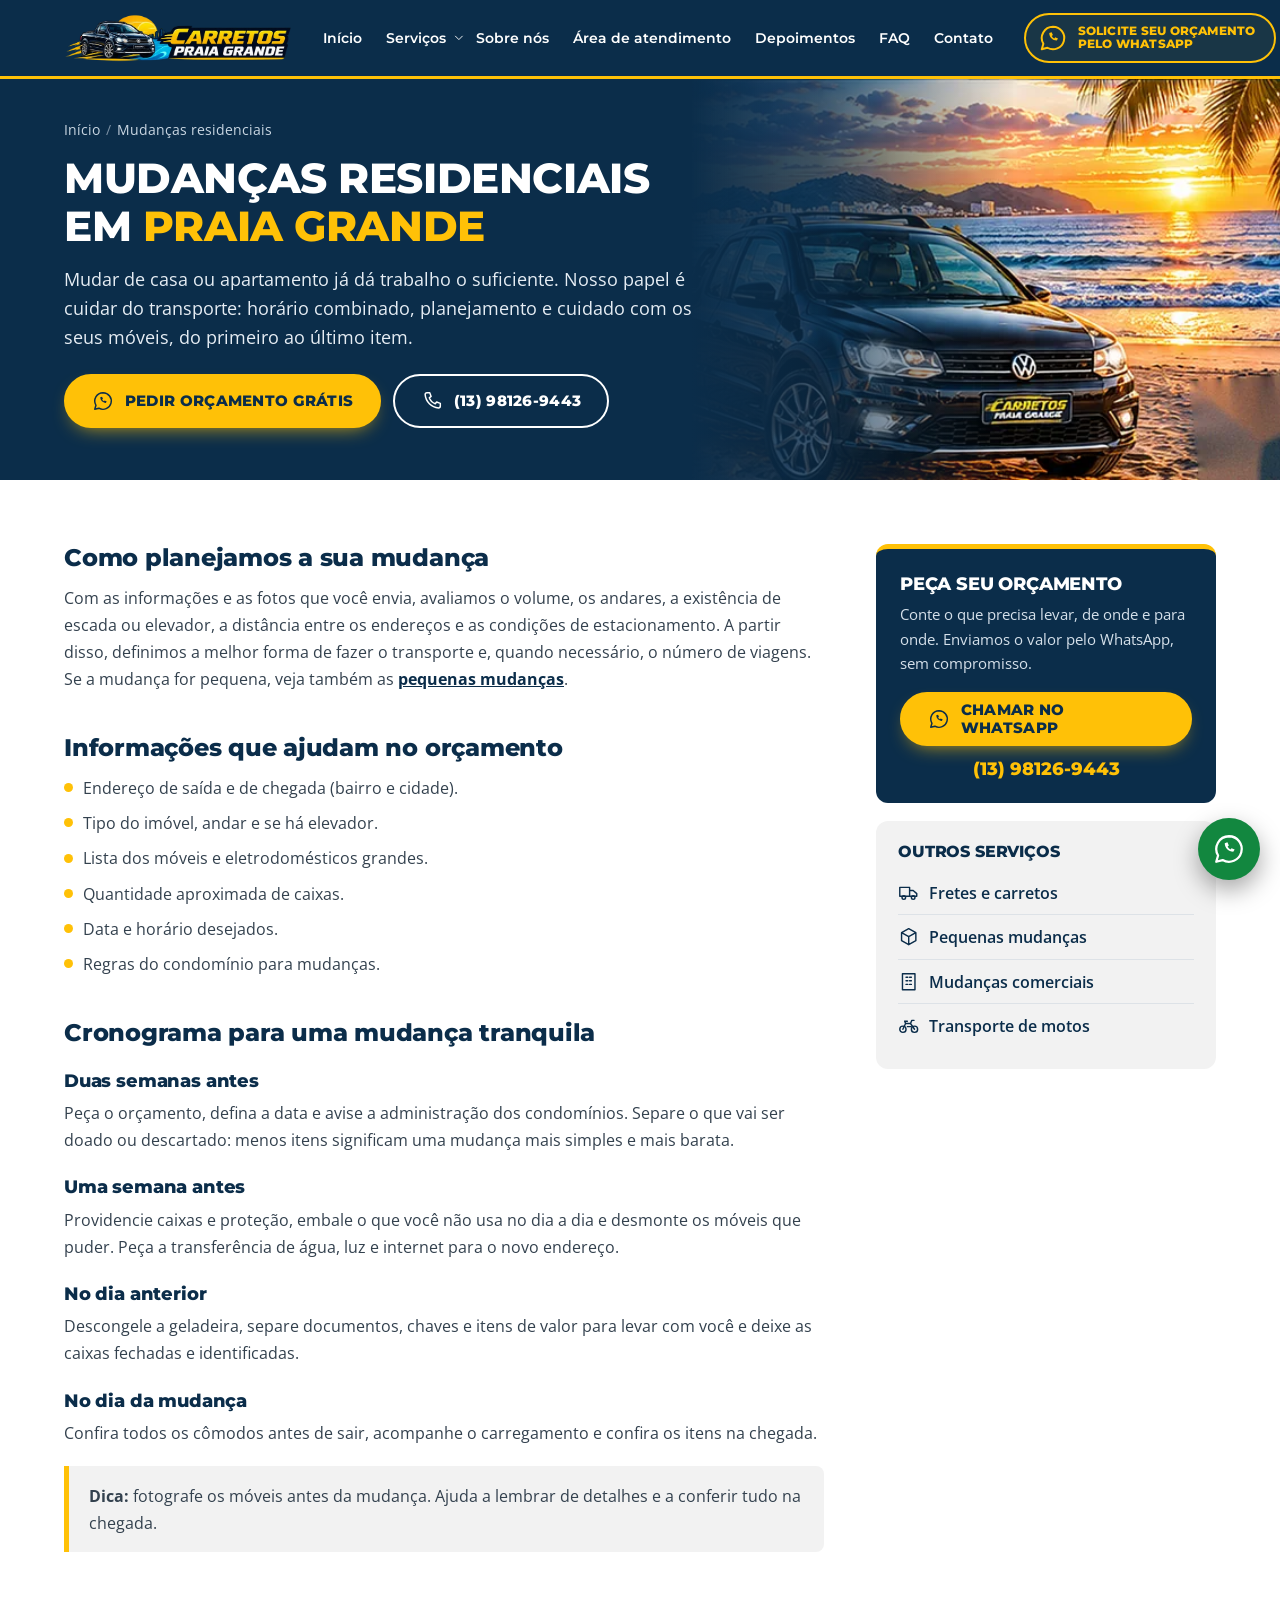
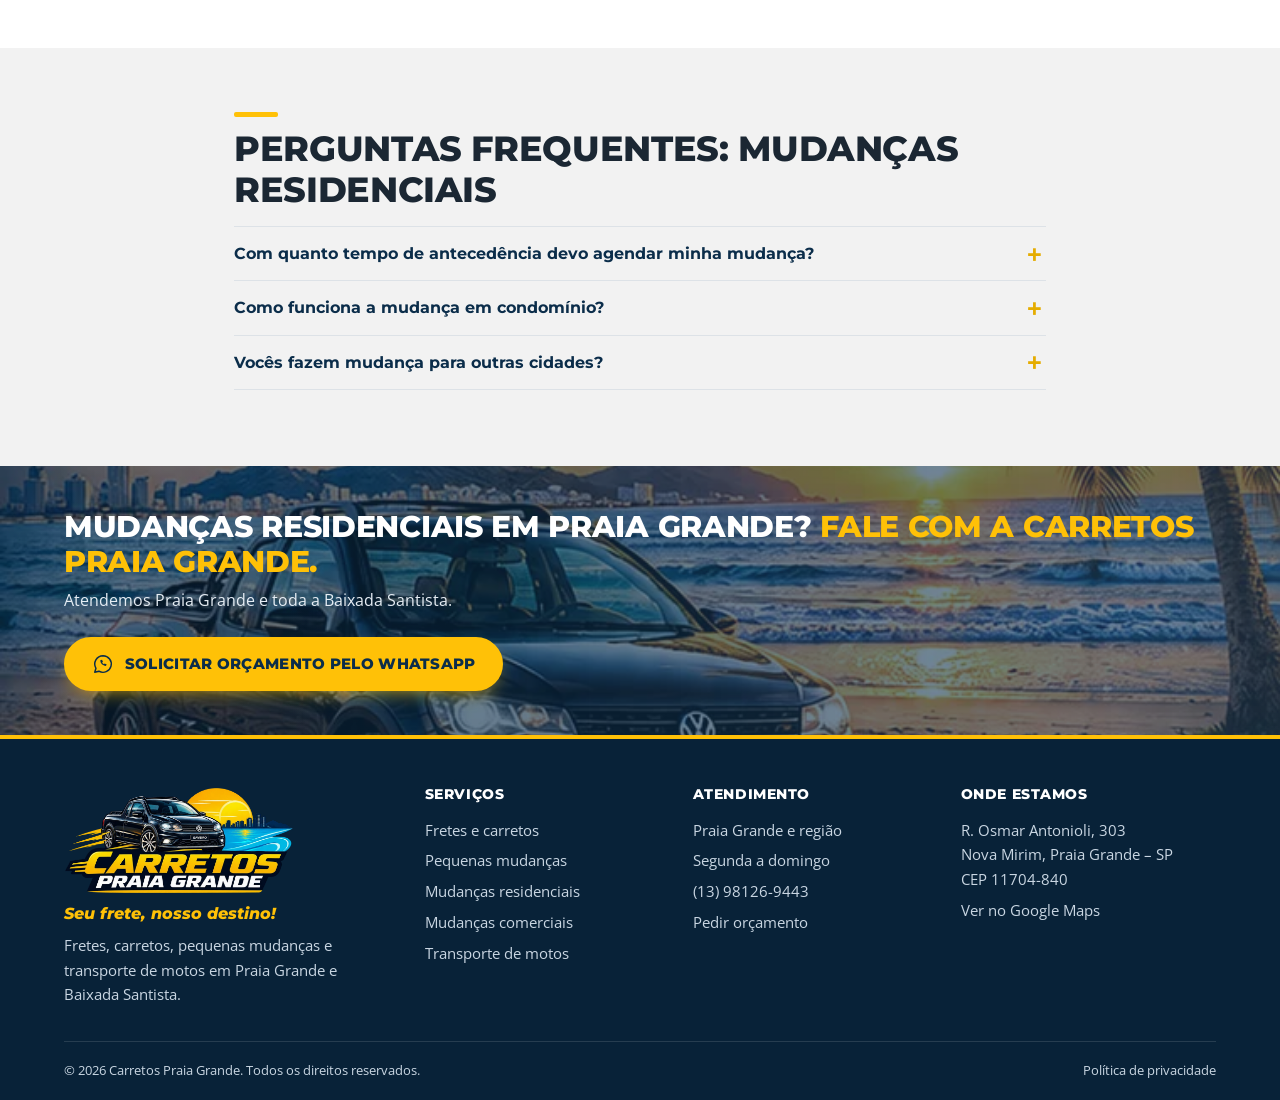
<file: mudancas-residenciais-praia-grande/index.html>
<!DOCTYPE html>
<html lang="pt-BR">
<head>
<meta charset="utf-8">
<meta name="viewport" content="width=device-width, initial-scale=1">
<title>Mudanças Residenciais em Praia Grande SP | Casa e Apartamento</title>
<meta name="description" content="Mudança residencial em Praia Grande e Baixada Santista: casa ou apartamento, com planejamento, horário combinado e cuidado. Peça orçamento grátis no WhatsApp.">
<meta name="robots" content="index, follow, max-image-preview:large, max-snippet:-1, max-video-preview:-1">
<link rel="canonical" href="https://carretospraiagrande.com.br/mudancas-residenciais-praia-grande/">
<link rel="alternate" hreflang="pt-BR" href="https://carretospraiagrande.com.br/mudancas-residenciais-praia-grande/">
<link rel="alternate" hreflang="x-default" href="https://carretospraiagrande.com.br/mudancas-residenciais-praia-grande/">
<meta name="theme-color" content="#0B2D4A">
<meta name="geo.region" content="BR-SP">
<meta name="geo.placename" content="Praia Grande">
<meta name="author" content="Carretos Praia Grande">

<meta property="og:type" content="website">
<meta property="og:locale" content="pt_BR">
<meta property="og:site_name" content="Carretos Praia Grande">
<meta property="og:title" content="Mudanças Residenciais em Praia Grande SP | Casa e Apartamento">
<meta property="og:description" content="Mudança residencial em Praia Grande e Baixada Santista: casa ou apartamento, com planejamento, horário combinado e cuidado. Peça orçamento grátis no WhatsApp.">
<meta property="og:url" content="https://carretospraiagrande.com.br/mudancas-residenciais-praia-grande/">
<meta property="og:image" content="https://carretospraiagrande.com.br/img/og-carretos-praia-grande.jpg">
<meta property="og:image:width" content="1200">
<meta property="og:image:height" content="630">
<meta property="og:image:alt" content="Logo da Carretos Praia Grande com uma Saveiro preta na praia ao pôr do sol">
<meta name="twitter:card" content="summary_large_image">
<meta name="twitter:title" content="Mudanças Residenciais em Praia Grande SP | Casa e Apartamento">
<meta name="twitter:description" content="Mudança residencial em Praia Grande e Baixada Santista: casa ou apartamento, com planejamento, horário combinado e cuidado. Peça orçamento grátis no WhatsApp.">
<meta name="twitter:image" content="https://carretospraiagrande.com.br/img/og-carretos-praia-grande.jpg">

<link rel="icon" href="/favicon.ico" sizes="48x48">
<link rel="icon" type="image/png" sizes="32x32" href="/img/favicon-32.png">
<link rel="apple-touch-icon" href="/img/apple-touch-icon.png">
<link rel="manifest" href="/site.webmanifest">

<link rel="preconnect" href="https://fonts.googleapis.com">
<link rel="preconnect" href="https://fonts.gstatic.com" crossorigin>

<link rel="stylesheet" href="https://fonts.googleapis.com/css2?family=Montserrat:ital,wght@0,600;0,700;0,800;1,800&family=Open+Sans:wght@400;600;700&display=swap">
<link rel="stylesheet" href="/assets/style.css">
<script src="/assets/main.js" defer></script>

<!-- Google Analytics 4 / Tag Manager: cole aqui o código da sua conta quando criar (veja SEO-GUIA.md). -->

<script type="application/ld+json">{"@context":"https://schema.org","@graph":[{"@type":["MovingCompany","LocalBusiness"],"@id":"https://carretospraiagrande.com.br/#empresa","name":"Carretos Praia Grande","alternateName":"Carretos Praia Grande | Fretes, Pequenas Mudanças e Transporte de Motos","url":"https://carretospraiagrande.com.br/","logo":{"@type":"ImageObject","url":"https://carretospraiagrande.com.br/img/selo-carretos-praia-grande.webp","width":512,"height":512},"image":["https://carretospraiagrande.com.br/img/og-carretos-praia-grande.jpg","https://carretospraiagrande.com.br/img/hero-praia-grande.webp"],"description":"Carretos, fretes, pequenas mudanças e transporte de motos em Praia Grande e Baixada Santista, com orçamento grátis pelo WhatsApp.","slogan":"Seu frete, nosso destino!","telephone":"+55-13-98126-9443","address":{"@type":"PostalAddress","streetAddress":"R. Osmar Antonioli, 303 - Nova Mirim","addressLocality":"Praia Grande","addressRegion":"SP","postalCode":"11704-840","addressCountry":"BR"},"hasMap":"https://www.google.com/maps/search/?api=1&query=R.%20Osmar%20Antonioli%2C%20303%2C%20Nova%20Mirim%2C%20Praia%20Grande%2C%20SP","areaServed":[{"@type":"City","name":"Praia Grande"},{"@type":"City","name":"São Vicente"},{"@type":"City","name":"Santos"},{"@type":"City","name":"Cubatão"},{"@type":"City","name":"Mongaguá"},{"@type":"City","name":"Itanhaém"},{"@type":"City","name":"Guarujá"}],"knowsAbout":["carreto","frete","pequenas mudanças","mudança residencial","mudança comercial","transporte de motos"],"contactPoint":{"@type":"ContactPoint","telephone":"+55-13-98126-9443","contactType":"customer service","areaServed":"BR","availableLanguage":"Portuguese"},"hasOfferCatalog":{"@type":"OfferCatalog","name":"Serviços de carreto, frete e mudança","itemListElement":[{"@type":"Offer","itemOffered":{"@type":"Service","name":"Fretes e carretos em Praia Grande","url":"https://carretospraiagrande.com.br/fretes-e-carretos-praia-grande/"}},{"@type":"Offer","itemOffered":{"@type":"Service","name":"Pequenas mudanças em Praia Grande","url":"https://carretospraiagrande.com.br/pequenas-mudancas-praia-grande/"}},{"@type":"Offer","itemOffered":{"@type":"Service","name":"Mudanças residenciais em Praia Grande","url":"https://carretospraiagrande.com.br/mudancas-residenciais-praia-grande/"}},{"@type":"Offer","itemOffered":{"@type":"Service","name":"Mudanças comerciais em Praia Grande","url":"https://carretospraiagrande.com.br/mudancas-comerciais-praia-grande/"}},{"@type":"Offer","itemOffered":{"@type":"Service","name":"Transporte de motos em Praia Grande","url":"https://carretospraiagrande.com.br/transporte-de-motos-praia-grande/"}}]}},{"@type":"WebPage","@id":"https://carretospraiagrande.com.br/mudancas-residenciais-praia-grande/#pagina","url":"https://carretospraiagrande.com.br/mudancas-residenciais-praia-grande/","name":"Mudanças Residenciais em Praia Grande SP | Casa e Apartamento","description":"Mudança residencial em Praia Grande e Baixada Santista: casa ou apartamento, com planejamento, horário combinado e cuidado. Peça orçamento grátis no WhatsApp.","inLanguage":"pt-BR","isPartOf":{"@id":"https://carretospraiagrande.com.br/#site"},"breadcrumb":{"@id":"https://carretospraiagrande.com.br/mudancas-residenciais-praia-grande/#breadcrumb"},"dateModified":"2026-09-19"},{"@type":"Service","@id":"https://carretospraiagrande.com.br/mudancas-residenciais-praia-grande/#servico","name":"Mudanças residenciais em Praia Grande","serviceType":"Mudanças residenciais","description":"Mudança residencial em Praia Grande e Baixada Santista: casa ou apartamento, com planejamento, horário combinado e cuidado. Peça orçamento grátis no WhatsApp.","url":"https://carretospraiagrande.com.br/mudancas-residenciais-praia-grande/","provider":{"@id":"https://carretospraiagrande.com.br/#empresa"},"areaServed":[{"@type":"City","name":"Praia Grande"},{"@type":"City","name":"Santos"},{"@type":"City","name":"São Vicente"},{"@type":"City","name":"Cubatão"},{"@type":"City","name":"Mongaguá"},{"@type":"City","name":"Itanhaém"},{"@type":"City","name":"Guarujá"}],"availableChannel":{"@type":"ServiceChannel","serviceUrl":"https://carretospraiagrande.com.br/mudancas-residenciais-praia-grande/","servicePhone":{"@type":"ContactPoint","telephone":"+55-13-98126-9443","contactType":"customer service"}}},{"@type":"BreadcrumbList","@id":"https://carretospraiagrande.com.br/mudancas-residenciais-praia-grande/#breadcrumb","itemListElement":[{"@type":"ListItem","position":1,"name":"Início","item":"https://carretospraiagrande.com.br/"},{"@type":"ListItem","position":2,"name":"Mudanças residenciais","item":"https://carretospraiagrande.com.br/mudancas-residenciais-praia-grande/"}]},{"@type":"FAQPage","@id":"https://carretospraiagrande.com.br/mudancas-residenciais-praia-grande/#faq","mainEntity":[{"@type":"Question","name":"Com quanto tempo de antecedência devo agendar minha mudança?","acceptedAnswer":{"@type":"Answer","text":"Quanto antes, melhor. Fins de semana, início e fim de mês concentram a maior procura. Se puder, peça o orçamento com uma ou duas semanas de antecedência, mas também analisamos pedidos de última hora."}},{"@type":"Question","name":"Como funciona a mudança em condomínio?","acceptedAnswer":{"@type":"Answer","text":"Cada condomínio tem regras próprias de horário e uso de elevador. Avise o síndico ou a portaria dos dois endereços e nos informe as restrições para planejarmos o dia."}},{"@type":"Question","name":"Vocês fazem mudança para outras cidades?","acceptedAnswer":{"@type":"Answer","text":"Atendemos Praia Grande e a Baixada Santista. Para outros destinos, informe a cidade no pedido e confirmamos a disponibilidade."}}]}]}</script>
</head>
<body id="topo">
<svg width="0" height="0" style="position:absolute" aria-hidden="true" focusable="false"><defs>
<symbol id="i-truck" viewBox="0 0 24 24"><path d="M2 6h11v10H2zM13 9.5h4l4 3.5v3h-8"/><circle cx="6.5" cy="17.5" r="2"/><circle cx="17" cy="17.5" r="2"/></symbol>
<symbol id="i-home" viewBox="0 0 24 24"><path d="M3 11l9-7 9 7M5 10v10h14V10M10 20v-6h4v6"/></symbol>
<symbol id="i-building" viewBox="0 0 24 24"><rect x="5" y="3" width="14" height="18"/><path d="M9 7h2M13 7h2M9 11h2M13 11h2M9 15h2M13 15h2"/></symbol>
<symbol id="i-moto" viewBox="0 0 24 24"><circle cx="5.5" cy="16" r="3.5"/><circle cx="18.5" cy="16" r="3.5"/><path d="M5.5 16l3-6.5h5.5l4.5 6.5M8.5 9.5L7.5 7h3M14 9.5l1.5-3.5H18M10.5 13h4"/></symbol>
<symbol id="i-cube" viewBox="0 0 24 24"><path d="M12 3l8 4.5v9L12 21l-8-4.5v-9zM12 12l8-4.5M12 12L4 7.5M12 12v9"/></symbol>
<symbol id="i-shield" viewBox="0 0 24 24"><path d="M12 3l8 3v6c0 5-3.5 8-8 9-4.5-1-8-4-8-9V6z"/><path d="M8.5 12l2.5 2.5L16 9.5"/></symbol>
<symbol id="i-clock" viewBox="0 0 24 24"><circle cx="12" cy="12" r="9"/><path d="M12 7v5l3 2"/></symbol>
<symbol id="i-chat" viewBox="0 0 24 24"><path d="M4 5h16v11H9l-5 4z"/><path d="M8.5 10.5h.01M12 10.5h.01M15.5 10.5h.01"/></symbol>
<symbol id="i-palm" viewBox="0 0 24 24"><path d="M12 22c0-5 0-9 1.2-13"/><path d="M13.2 9c-2.5-3-6-3.4-8.4-1.6M13.2 9c-.6-3.8-3.6-5.2-6.8-4.4M13.2 9c2-3.6 5.4-4.6 8.2-2.8M13.2 9c3.2-1.6 6.2-.4 7.4 2.6"/><path d="M9 22h6"/></symbol>
<symbol id="i-pin" viewBox="0 0 24 24"><path d="M12 21s7-6.2 7-11.5A7 7 0 0 0 5 9.5C5 14.8 12 21 12 21z"/><circle cx="12" cy="9.5" r="2.5"/></symbol>
<symbol id="i-phone" viewBox="0 0 24 24"><path d="M6.5 3h3l1.5 4-2 1.5a11 11 0 0 0 6.5 6.5L17 13l4 1.5v3a2 2 0 0 1-2 2A16 16 0 0 1 4.5 5a2 2 0 0 1 2-2z"/></symbol>
<symbol id="i-zap" viewBox="0 0 24 24"><path d="M12 3a9 9 0 0 0-7.7 13.6L3 21l4.5-1.2A9 9 0 1 0 12 3z"/><path fill="currentColor" stroke="none" d="M9 8c0 3.3 2.7 6 6 6l1-1.6-2.2-1-.8.9a4.4 4.4 0 0 1-2-2l.9-.8-1-2.2z"/></symbol>
<symbol id="i-check" viewBox="0 0 24 24"><circle cx="12" cy="12" r="9"/><path d="M8 12.5l3 3 5-6"/></symbol>
<symbol id="i-arrow" viewBox="0 0 24 24"><path d="M5 12h14M13 6l6 6-6 6"/></symbol>
<symbol id="i-chev" viewBox="0 0 24 24"><path d="M6 9l6 6 6-6"/></symbol>
<symbol id="i-thumb" viewBox="0 0 24 24"><path d="M7 11v9H4v-9zM7 11l4-7c1.6 0 2.6 1.1 2.3 2.7L12.8 10H19a2 2 0 0 1 2 2.4l-1.4 6.2A2 2 0 0 1 17.7 20H7"/></symbol>
<symbol id="i-bolt" viewBox="0 0 24 24"><path d="M13 2L4 14h7l-1 8 9-12h-7l1-8z"/></symbol>
<symbol id="i-cam" viewBox="0 0 24 24"><path d="M4 8h3l1.5-2h7L17 8h3v11H4z"/><circle cx="12" cy="13.5" r="3.5"/></symbol>
</defs></svg>
<a class="skip" href="#conteudo">Ir para o conteúdo</a>
<header class="top">
  <div class="container bar">
    <a class="brand" href="/" aria-label="Carretos Praia Grande, página inicial"><img src="/img/logo-horizontal.webp" width="640" height="135" alt="Carretos Praia Grande"></a>
    <button class="menu-btn" id="menuBtn" aria-expanded="false" aria-controls="nav">Menu</button>
    <nav class="nav" id="nav" aria-label="Principal">
      <a href="/">Início</a>
      <div class="dd">
        <button class="dd-btn" aria-expanded="false" aria-haspopup="true">Serviços <svg class="ico " aria-hidden="true"><use href="#i-chev"/></svg></button>
        <div class="dd-menu"><a href="/fretes-e-carretos-praia-grande/"><svg class="ico " aria-hidden="true"><use href="#i-truck"/></svg><span>Fretes e carretos</span></a><a href="/pequenas-mudancas-praia-grande/"><svg class="ico " aria-hidden="true"><use href="#i-cube"/></svg><span>Pequenas mudanças</span></a><a href="/mudancas-residenciais-praia-grande/" aria-current="page"><svg class="ico " aria-hidden="true"><use href="#i-home"/></svg><span>Mudanças residenciais</span></a><a href="/mudancas-comerciais-praia-grande/"><svg class="ico " aria-hidden="true"><use href="#i-building"/></svg><span>Mudanças comerciais</span></a><a href="/transporte-de-motos-praia-grande/"><svg class="ico " aria-hidden="true"><use href="#i-moto"/></svg><span>Transporte de motos</span></a></div>
      </div>
      <a href="/#sobre">Sobre nós</a>
      <a href="/#atendimento">Área de atendimento</a>
      <a href="/#depoimentos">Depoimentos</a>
      <a href="/#faq">FAQ</a>
      <a href="/#contato">Contato</a>
    </nav>
    <a class="cta-pill" href="https://wa.me/5513981269443?text=Ol%C3%A1%21%20Vim%20pelo%20site%20da%20Carretos%20Praia%20Grande%20e%20quero%20um%20or%C3%A7amento." target="_blank" rel="noopener" data-track="header_whatsapp"><svg class="ico " aria-hidden="true"><use href="#i-zap"/></svg><span>Solicite seu orçamento<br>pelo WhatsApp</span></a>
  </div>
</header>

<main id="conteudo">
<section class="page-hero">
  <div class="hero-media"><img src="/img/hero-praia-grande-760.webp" width="760" height="355" alt="" role="presentation" loading="eager"></div>
  <div class="container">
    <nav class="crumbs" aria-label="Você está aqui"><ol><li><a href="/">Início</a></li><li aria-current="page">Mudanças residenciais</li></ol></nav>
    <div class="in">
      <h1>Mudanças residenciais em <span>Praia Grande</span></h1>
      <p class="lead">Mudar de casa ou apartamento já dá trabalho o suficiente. Nosso papel é cuidar do transporte: horário combinado, planejamento e cuidado com os seus móveis, do primeiro ao último item.</p>
      <div class="actions">
        <a class="btn" href="https://wa.me/5513981269443?text=Ol%C3%A1%21%20Vim%20pelo%20site%20e%20quero%20um%20or%C3%A7amento%20de%20mudan%C3%A7as%20residenciais." target="_blank" rel="noopener" data-track="mudancas-residenciais-praia-grande_hero_whatsapp"><svg class="ico " aria-hidden="true"><use href="#i-zap"/></svg>Pedir orçamento grátis</a>
        <a class="btn btn-line" href="tel:+5513981269443" data-track="mudancas-residenciais-praia-grande_hero_ligar"><svg class="ico " aria-hidden="true"><use href="#i-phone"/></svg>(13) 98126-9443</a>
      </div>
    </div>
  </div>
</section>

<div class="container doc">
  <article class="prose">

<h2>Como planejamos a sua mudança</h2>
<p>Com as informações e as fotos que você envia, avaliamos o volume, os andares, a existência de escada ou elevador, a distância entre os endereços e as condições de estacionamento. A partir disso, definimos a melhor forma de fazer o transporte e, quando necessário, o número de viagens. Se a mudança for pequena, veja também as <a href="/pequenas-mudancas-praia-grande/">pequenas mudanças</a>.</p>

<h2>Informações que ajudam no orçamento</h2>
<ul class="list">
<li><span>Endereço de saída e de chegada (bairro e cidade).</span></li>
<li><span>Tipo do imóvel, andar e se há elevador.</span></li>
<li><span>Lista dos móveis e eletrodomésticos grandes.</span></li>
<li><span>Quantidade aproximada de caixas.</span></li>
<li><span>Data e horário desejados.</span></li>
<li><span>Regras do condomínio para mudanças.</span></li>
</ul>

<h2>Cronograma para uma mudança tranquila</h2>
<h3>Duas semanas antes</h3>
<p>Peça o orçamento, defina a data e avise a administração dos condomínios. Separe o que vai ser doado ou descartado: menos itens significam uma mudança mais simples e mais barata.</p>
<h3>Uma semana antes</h3>
<p>Providencie caixas e proteção, embale o que você não usa no dia a dia e desmonte os móveis que puder. Peça a transferência de água, luz e internet para o novo endereço.</p>
<h3>No dia anterior</h3>
<p>Descongele a geladeira, separe documentos, chaves e itens de valor para levar com você e deixe as caixas fechadas e identificadas.</p>
<h3>No dia da mudança</h3>
<p>Confira todos os cômodos antes de sair, acompanhe o carregamento e confira os itens na chegada.</p>
<div class="tip"><p><strong>Dica:</strong> fotografe os móveis antes da mudança. Ajuda a lembrar de detalhes e a conferir tudo na chegada.</p></div>

  </article>
  <aside class="aside" aria-label="Orçamento e outros serviços">
    <div class="box">
      <h2>Peça seu orçamento</h2>
      <p>Conte o que precisa levar, de onde e para onde. Enviamos o valor pelo WhatsApp, sem compromisso.</p>
      <a class="btn btn-block" href="https://wa.me/5513981269443?text=Ol%C3%A1%21%20Vim%20pelo%20site%20e%20quero%20um%20or%C3%A7amento%20de%20mudan%C3%A7as%20residenciais." target="_blank" rel="noopener" data-track="mudancas-residenciais-praia-grande_aside_whatsapp"><svg class="ico " aria-hidden="true"><use href="#i-zap"/></svg>Chamar no WhatsApp</a>
      <a class="tel" href="tel:+5513981269443">(13) 98126-9443</a>
    </div>
    <div class="box-l">
      <h2>Outros serviços</h2>
      <ul><li><a href="/fretes-e-carretos-praia-grande/"><svg class="ico " aria-hidden="true"><use href="#i-truck"/></svg>Fretes e carretos</a></li><li><a href="/pequenas-mudancas-praia-grande/"><svg class="ico " aria-hidden="true"><use href="#i-cube"/></svg>Pequenas mudanças</a></li><li><a href="/mudancas-comerciais-praia-grande/"><svg class="ico " aria-hidden="true"><use href="#i-building"/></svg>Mudanças comerciais</a></li><li><a href="/transporte-de-motos-praia-grande/"><svg class="ico " aria-hidden="true"><use href="#i-moto"/></svg>Transporte de motos</a></li></ul>
    </div>
  </aside>
</div>

<section class="sec sec-cinza faq-page" aria-labelledby="faq-t" style="padding-top:64px">
  <div class="container" style="max-width:860px">
    <h2 id="faq-t" class="kicker">Perguntas frequentes: mudanças residenciais</h2>
    <div class="faq"><details><summary>Com quanto tempo de antecedência devo agendar minha mudança?</summary><p>Quanto antes, melhor. Fins de semana, início e fim de mês concentram a maior procura. Se puder, peça o orçamento com uma ou duas semanas de antecedência, mas também analisamos pedidos de última hora.</p></details><details><summary>Como funciona a mudança em condomínio?</summary><p>Cada condomínio tem regras próprias de horário e uso de elevador. Avise o síndico ou a portaria dos dois endereços e nos informe as restrições para planejarmos o dia.</p></details><details><summary>Vocês fazem mudança para outras cidades?</summary><p>Atendemos Praia Grande e a Baixada Santista. Para outros destinos, informe a cidade no pedido e confirmamos a disponibilidade.</p></details></div>
  </div>
</section>

<section class="final" aria-label="Chamada para orçamento">
  <div class="container">
    <div>
      <h2>Mudanças residenciais em Praia Grande? <span>Fale com a Carretos Praia Grande.</span></h2>
      <p>Atendemos Praia Grande e toda a Baixada Santista.</p>
    </div>
    <a class="btn" href="https://wa.me/5513981269443?text=Ol%C3%A1%21%20Vim%20pelo%20site%20e%20quero%20um%20or%C3%A7amento%20de%20mudan%C3%A7as%20residenciais." target="_blank" rel="noopener" data-track="mudancas-residenciais-praia-grande_final_whatsapp"><svg class="ico " aria-hidden="true"><use href="#i-zap"/></svg>Solicitar orçamento pelo WhatsApp</a>
  </div>
</section>
</main>

<footer class="foot">
  <div class="container">
    <div class="cols">
      <div>
        <img class="flogo" src="/img/logo-carretos-praia-grande.webp" width="900" height="418" alt="Carretos Praia Grande" loading="lazy">
        <p class="s">Seu frete, nosso destino!</p>
        <p style="margin-top:10px">Fretes, carretos, pequenas mudanças e transporte de motos em Praia Grande e Baixada Santista.</p>
      </div>
      <div>
        <h3>Serviços</h3>
        <ul><li><a href="/fretes-e-carretos-praia-grande/">Fretes e carretos</a></li><li><a href="/pequenas-mudancas-praia-grande/">Pequenas mudanças</a></li><li><a href="/mudancas-residenciais-praia-grande/">Mudanças residenciais</a></li><li><a href="/mudancas-comerciais-praia-grande/">Mudanças comerciais</a></li><li><a href="/transporte-de-motos-praia-grande/">Transporte de motos</a></li></ul>
      </div>
      <div>
        <h3>Atendimento</h3>
        <ul>
          <li>Praia Grande e região</li>
          <li>Segunda a domingo</li>
          <li><a href="tel:+5513981269443" data-track="footer_ligar">(13) 98126-9443</a></li>
          <li><a href="/#contato">Pedir orçamento</a></li>
        </ul>
      </div>
      <div>
        <h3>Onde estamos</h3>
        <ul>
          <li>R. Osmar Antonioli, 303<br>Nova Mirim, Praia Grande – SP<br>CEP 11704-840</li>
          <li><a href="https://www.google.com/maps/search/?api=1&query=R.%20Osmar%20Antonioli%2C%20303%2C%20Nova%20Mirim%2C%20Praia%20Grande%2C%20SP" target="_blank" rel="noopener">Ver no Google Maps</a></li>
        </ul>
      </div>
    </div>
    <div class="legal">
      <span>© <span id="ano">2026</span> Carretos Praia Grande. Todos os direitos reservados.</span>
      <a href="/politica-de-privacidade/">Política de privacidade</a>
    </div>
  </div>
</footer>

<a class="wa-float" href="https://wa.me/5513981269443?text=Ol%C3%A1%21%20Vim%20pelo%20site%20da%20Carretos%20Praia%20Grande%20e%20quero%20um%20or%C3%A7amento." target="_blank" rel="noopener" aria-label="Chamar no WhatsApp" data-track="float_whatsapp"><svg class="ico " aria-hidden="true"><use href="#i-zap"/></svg></a>
<div class="bar-m">
  <a class="btn btn-line btn-sm" href="tel:+5513981269443" data-track="bar_ligar"><svg class="ico " aria-hidden="true"><use href="#i-phone"/></svg>Ligar</a>
  <a class="btn btn-sm" href="https://wa.me/5513981269443?text=Ol%C3%A1%21%20Vim%20pelo%20site%20da%20Carretos%20Praia%20Grande%20e%20quero%20um%20or%C3%A7amento." target="_blank" rel="noopener" data-track="bar_whatsapp"><svg class="ico " aria-hidden="true"><use href="#i-zap"/></svg>Orçamento no WhatsApp</a>
</div>
</body>
</html>
</file>
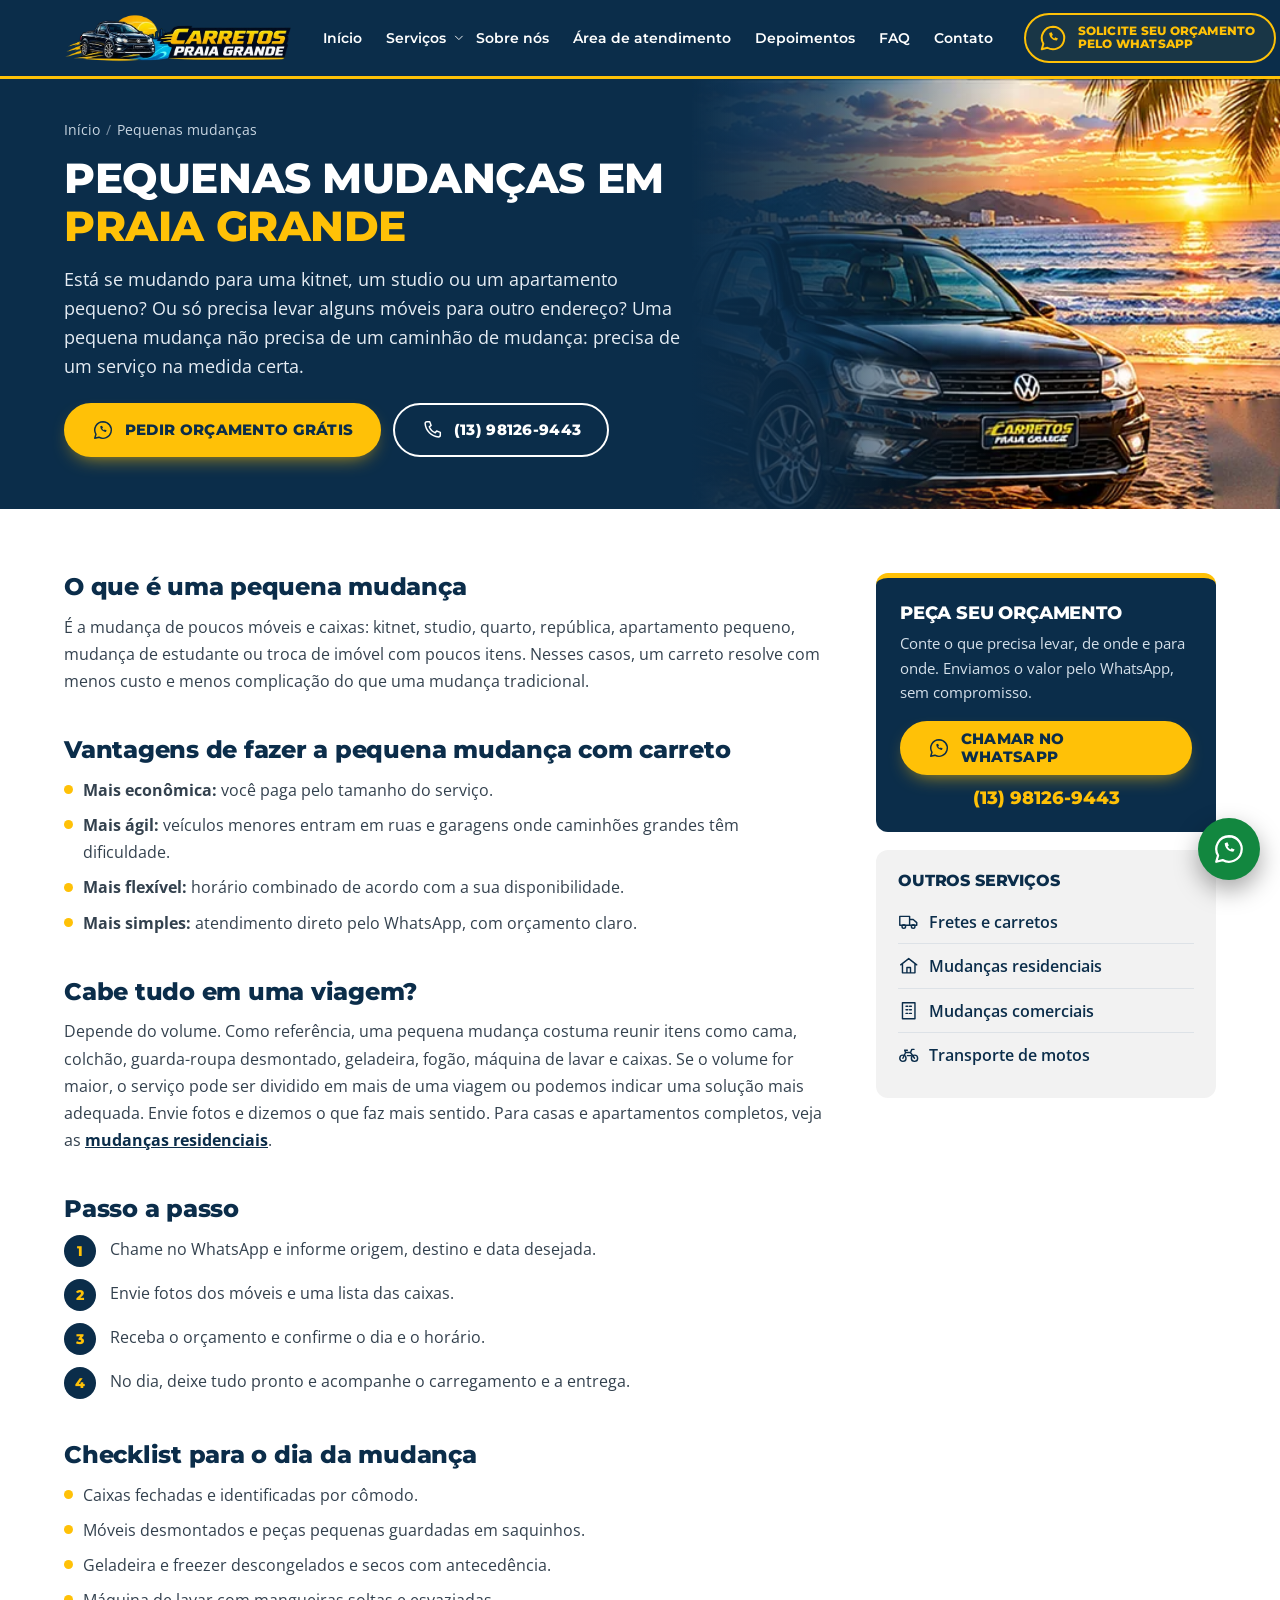
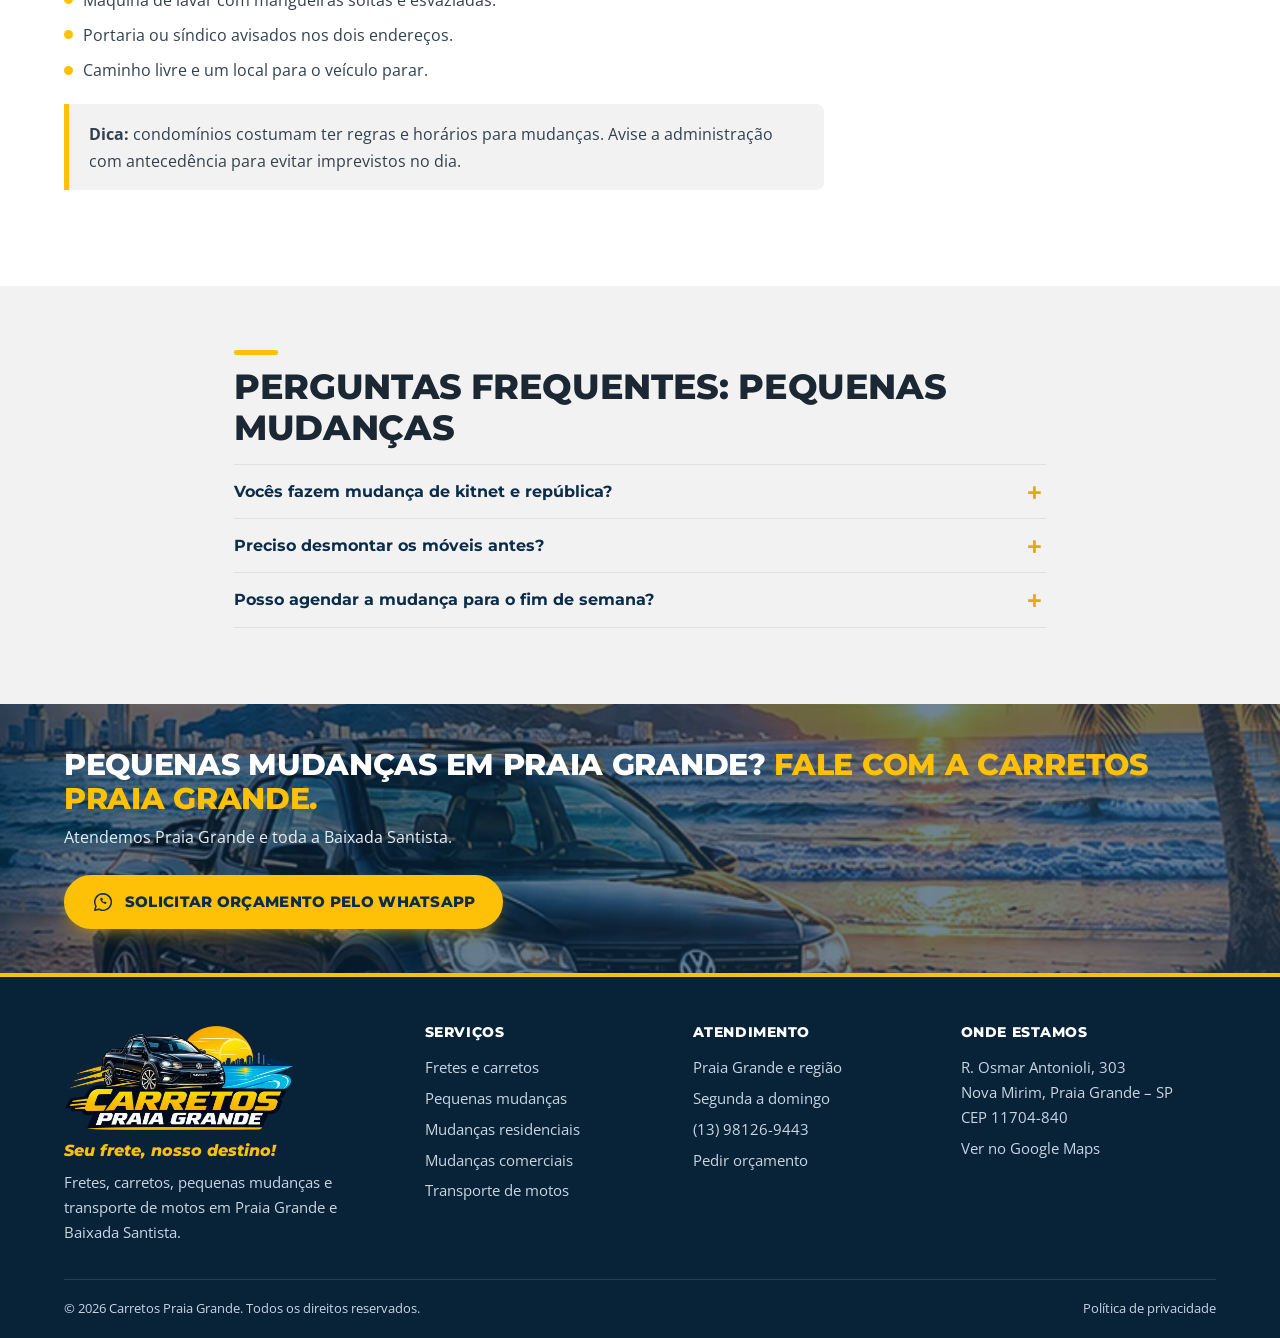
<file: pequenas-mudancas-praia-grande/index.html>
<!DOCTYPE html>
<html lang="pt-BR">
<head>
<meta charset="utf-8">
<meta name="viewport" content="width=device-width, initial-scale=1">
<title>Pequenas Mudanças em Praia Grande SP | Carreto com Cuidado</title>
<meta name="description" content="Pequenas mudanças em Praia Grande e região: kitnet, quarto, apartamento pequeno e poucos móveis. Orçamento grátis pelo WhatsApp com a Carretos Praia Grande.">
<meta name="robots" content="index, follow, max-image-preview:large, max-snippet:-1, max-video-preview:-1">
<link rel="canonical" href="https://carretospraiagrande.com.br/pequenas-mudancas-praia-grande/">
<link rel="alternate" hreflang="pt-BR" href="https://carretospraiagrande.com.br/pequenas-mudancas-praia-grande/">
<link rel="alternate" hreflang="x-default" href="https://carretospraiagrande.com.br/pequenas-mudancas-praia-grande/">
<meta name="theme-color" content="#0B2D4A">
<meta name="geo.region" content="BR-SP">
<meta name="geo.placename" content="Praia Grande">
<meta name="author" content="Carretos Praia Grande">

<meta property="og:type" content="website">
<meta property="og:locale" content="pt_BR">
<meta property="og:site_name" content="Carretos Praia Grande">
<meta property="og:title" content="Pequenas Mudanças em Praia Grande SP | Carreto com Cuidado">
<meta property="og:description" content="Pequenas mudanças em Praia Grande e região: kitnet, quarto, apartamento pequeno e poucos móveis. Orçamento grátis pelo WhatsApp com a Carretos Praia Grande.">
<meta property="og:url" content="https://carretospraiagrande.com.br/pequenas-mudancas-praia-grande/">
<meta property="og:image" content="https://carretospraiagrande.com.br/img/og-carretos-praia-grande.jpg">
<meta property="og:image:width" content="1200">
<meta property="og:image:height" content="630">
<meta property="og:image:alt" content="Logo da Carretos Praia Grande com uma Saveiro preta na praia ao pôr do sol">
<meta name="twitter:card" content="summary_large_image">
<meta name="twitter:title" content="Pequenas Mudanças em Praia Grande SP | Carreto com Cuidado">
<meta name="twitter:description" content="Pequenas mudanças em Praia Grande e região: kitnet, quarto, apartamento pequeno e poucos móveis. Orçamento grátis pelo WhatsApp com a Carretos Praia Grande.">
<meta name="twitter:image" content="https://carretospraiagrande.com.br/img/og-carretos-praia-grande.jpg">

<link rel="icon" href="/favicon.ico" sizes="48x48">
<link rel="icon" type="image/png" sizes="32x32" href="/img/favicon-32.png">
<link rel="apple-touch-icon" href="/img/apple-touch-icon.png">
<link rel="manifest" href="/site.webmanifest">

<link rel="preconnect" href="https://fonts.googleapis.com">
<link rel="preconnect" href="https://fonts.gstatic.com" crossorigin>

<link rel="stylesheet" href="https://fonts.googleapis.com/css2?family=Montserrat:ital,wght@0,600;0,700;0,800;1,800&family=Open+Sans:wght@400;600;700&display=swap">
<link rel="stylesheet" href="/assets/style.css">
<script src="/assets/main.js" defer></script>

<!-- Google Analytics 4 / Tag Manager: cole aqui o código da sua conta quando criar (veja SEO-GUIA.md). -->

<script type="application/ld+json">{"@context":"https://schema.org","@graph":[{"@type":["MovingCompany","LocalBusiness"],"@id":"https://carretospraiagrande.com.br/#empresa","name":"Carretos Praia Grande","alternateName":"Carretos Praia Grande | Fretes, Pequenas Mudanças e Transporte de Motos","url":"https://carretospraiagrande.com.br/","logo":{"@type":"ImageObject","url":"https://carretospraiagrande.com.br/img/selo-carretos-praia-grande.webp","width":512,"height":512},"image":["https://carretospraiagrande.com.br/img/og-carretos-praia-grande.jpg","https://carretospraiagrande.com.br/img/hero-praia-grande.webp"],"description":"Carretos, fretes, pequenas mudanças e transporte de motos em Praia Grande e Baixada Santista, com orçamento grátis pelo WhatsApp.","slogan":"Seu frete, nosso destino!","telephone":"+55-13-98126-9443","address":{"@type":"PostalAddress","streetAddress":"R. Osmar Antonioli, 303 - Nova Mirim","addressLocality":"Praia Grande","addressRegion":"SP","postalCode":"11704-840","addressCountry":"BR"},"hasMap":"https://www.google.com/maps/search/?api=1&query=R.%20Osmar%20Antonioli%2C%20303%2C%20Nova%20Mirim%2C%20Praia%20Grande%2C%20SP","areaServed":[{"@type":"City","name":"Praia Grande"},{"@type":"City","name":"São Vicente"},{"@type":"City","name":"Santos"},{"@type":"City","name":"Cubatão"},{"@type":"City","name":"Mongaguá"},{"@type":"City","name":"Itanhaém"},{"@type":"City","name":"Guarujá"}],"knowsAbout":["carreto","frete","pequenas mudanças","mudança residencial","mudança comercial","transporte de motos"],"contactPoint":{"@type":"ContactPoint","telephone":"+55-13-98126-9443","contactType":"customer service","areaServed":"BR","availableLanguage":"Portuguese"},"hasOfferCatalog":{"@type":"OfferCatalog","name":"Serviços de carreto, frete e mudança","itemListElement":[{"@type":"Offer","itemOffered":{"@type":"Service","name":"Fretes e carretos em Praia Grande","url":"https://carretospraiagrande.com.br/fretes-e-carretos-praia-grande/"}},{"@type":"Offer","itemOffered":{"@type":"Service","name":"Pequenas mudanças em Praia Grande","url":"https://carretospraiagrande.com.br/pequenas-mudancas-praia-grande/"}},{"@type":"Offer","itemOffered":{"@type":"Service","name":"Mudanças residenciais em Praia Grande","url":"https://carretospraiagrande.com.br/mudancas-residenciais-praia-grande/"}},{"@type":"Offer","itemOffered":{"@type":"Service","name":"Mudanças comerciais em Praia Grande","url":"https://carretospraiagrande.com.br/mudancas-comerciais-praia-grande/"}},{"@type":"Offer","itemOffered":{"@type":"Service","name":"Transporte de motos em Praia Grande","url":"https://carretospraiagrande.com.br/transporte-de-motos-praia-grande/"}}]}},{"@type":"WebPage","@id":"https://carretospraiagrande.com.br/pequenas-mudancas-praia-grande/#pagina","url":"https://carretospraiagrande.com.br/pequenas-mudancas-praia-grande/","name":"Pequenas Mudanças em Praia Grande SP | Carreto com Cuidado","description":"Pequenas mudanças em Praia Grande e região: kitnet, quarto, apartamento pequeno e poucos móveis. Orçamento grátis pelo WhatsApp com a Carretos Praia Grande.","inLanguage":"pt-BR","isPartOf":{"@id":"https://carretospraiagrande.com.br/#site"},"breadcrumb":{"@id":"https://carretospraiagrande.com.br/pequenas-mudancas-praia-grande/#breadcrumb"},"dateModified":"2026-09-19"},{"@type":"Service","@id":"https://carretospraiagrande.com.br/pequenas-mudancas-praia-grande/#servico","name":"Pequenas mudanças em Praia Grande","serviceType":"Pequenas mudanças","description":"Pequenas mudanças em Praia Grande e região: kitnet, quarto, apartamento pequeno e poucos móveis. Orçamento grátis pelo WhatsApp com a Carretos Praia Grande.","url":"https://carretospraiagrande.com.br/pequenas-mudancas-praia-grande/","provider":{"@id":"https://carretospraiagrande.com.br/#empresa"},"areaServed":[{"@type":"City","name":"Praia Grande"},{"@type":"City","name":"Santos"},{"@type":"City","name":"São Vicente"},{"@type":"City","name":"Cubatão"},{"@type":"City","name":"Mongaguá"},{"@type":"City","name":"Itanhaém"},{"@type":"City","name":"Guarujá"}],"availableChannel":{"@type":"ServiceChannel","serviceUrl":"https://carretospraiagrande.com.br/pequenas-mudancas-praia-grande/","servicePhone":{"@type":"ContactPoint","telephone":"+55-13-98126-9443","contactType":"customer service"}}},{"@type":"BreadcrumbList","@id":"https://carretospraiagrande.com.br/pequenas-mudancas-praia-grande/#breadcrumb","itemListElement":[{"@type":"ListItem","position":1,"name":"Início","item":"https://carretospraiagrande.com.br/"},{"@type":"ListItem","position":2,"name":"Pequenas mudanças","item":"https://carretospraiagrande.com.br/pequenas-mudancas-praia-grande/"}]},{"@type":"FAQPage","@id":"https://carretospraiagrande.com.br/pequenas-mudancas-praia-grande/#faq","mainEntity":[{"@type":"Question","name":"Vocês fazem mudança de kitnet e república?","acceptedAnswer":{"@type":"Answer","text":"Sim. Pequenas mudanças de kitnet, studio, república e apartamento pequeno fazem parte do nosso serviço. Envie a lista de itens ou fotos para o orçamento."}},{"@type":"Question","name":"Preciso desmontar os móveis antes?","acceptedAnswer":{"@type":"Answer","text":"Sempre que possível, sim: móveis desmontados ocupam menos espaço e passam melhor por portas e escadas. Guarde parafusos e peças pequenas em um saquinho identificado. Se tiver dúvida sobre algum item, fale conosco antes."}},{"@type":"Question","name":"Posso agendar a mudança para o fim de semana?","acceptedAnswer":{"@type":"Answer","text":"Pode. Fins de semana e fins de mês têm mais procura, então peça o orçamento com antecedência para garantir o horário."}}]}]}</script>
</head>
<body id="topo">
<svg width="0" height="0" style="position:absolute" aria-hidden="true" focusable="false"><defs>
<symbol id="i-truck" viewBox="0 0 24 24"><path d="M2 6h11v10H2zM13 9.5h4l4 3.5v3h-8"/><circle cx="6.5" cy="17.5" r="2"/><circle cx="17" cy="17.5" r="2"/></symbol>
<symbol id="i-home" viewBox="0 0 24 24"><path d="M3 11l9-7 9 7M5 10v10h14V10M10 20v-6h4v6"/></symbol>
<symbol id="i-building" viewBox="0 0 24 24"><rect x="5" y="3" width="14" height="18"/><path d="M9 7h2M13 7h2M9 11h2M13 11h2M9 15h2M13 15h2"/></symbol>
<symbol id="i-moto" viewBox="0 0 24 24"><circle cx="5.5" cy="16" r="3.5"/><circle cx="18.5" cy="16" r="3.5"/><path d="M5.5 16l3-6.5h5.5l4.5 6.5M8.5 9.5L7.5 7h3M14 9.5l1.5-3.5H18M10.5 13h4"/></symbol>
<symbol id="i-cube" viewBox="0 0 24 24"><path d="M12 3l8 4.5v9L12 21l-8-4.5v-9zM12 12l8-4.5M12 12L4 7.5M12 12v9"/></symbol>
<symbol id="i-shield" viewBox="0 0 24 24"><path d="M12 3l8 3v6c0 5-3.5 8-8 9-4.5-1-8-4-8-9V6z"/><path d="M8.5 12l2.5 2.5L16 9.5"/></symbol>
<symbol id="i-clock" viewBox="0 0 24 24"><circle cx="12" cy="12" r="9"/><path d="M12 7v5l3 2"/></symbol>
<symbol id="i-chat" viewBox="0 0 24 24"><path d="M4 5h16v11H9l-5 4z"/><path d="M8.5 10.5h.01M12 10.5h.01M15.5 10.5h.01"/></symbol>
<symbol id="i-palm" viewBox="0 0 24 24"><path d="M12 22c0-5 0-9 1.2-13"/><path d="M13.2 9c-2.5-3-6-3.4-8.4-1.6M13.2 9c-.6-3.8-3.6-5.2-6.8-4.4M13.2 9c2-3.6 5.4-4.6 8.2-2.8M13.2 9c3.2-1.6 6.2-.4 7.4 2.6"/><path d="M9 22h6"/></symbol>
<symbol id="i-pin" viewBox="0 0 24 24"><path d="M12 21s7-6.2 7-11.5A7 7 0 0 0 5 9.5C5 14.8 12 21 12 21z"/><circle cx="12" cy="9.5" r="2.5"/></symbol>
<symbol id="i-phone" viewBox="0 0 24 24"><path d="M6.5 3h3l1.5 4-2 1.5a11 11 0 0 0 6.5 6.5L17 13l4 1.5v3a2 2 0 0 1-2 2A16 16 0 0 1 4.5 5a2 2 0 0 1 2-2z"/></symbol>
<symbol id="i-zap" viewBox="0 0 24 24"><path d="M12 3a9 9 0 0 0-7.7 13.6L3 21l4.5-1.2A9 9 0 1 0 12 3z"/><path fill="currentColor" stroke="none" d="M9 8c0 3.3 2.7 6 6 6l1-1.6-2.2-1-.8.9a4.4 4.4 0 0 1-2-2l.9-.8-1-2.2z"/></symbol>
<symbol id="i-check" viewBox="0 0 24 24"><circle cx="12" cy="12" r="9"/><path d="M8 12.5l3 3 5-6"/></symbol>
<symbol id="i-arrow" viewBox="0 0 24 24"><path d="M5 12h14M13 6l6 6-6 6"/></symbol>
<symbol id="i-chev" viewBox="0 0 24 24"><path d="M6 9l6 6 6-6"/></symbol>
<symbol id="i-thumb" viewBox="0 0 24 24"><path d="M7 11v9H4v-9zM7 11l4-7c1.6 0 2.6 1.1 2.3 2.7L12.8 10H19a2 2 0 0 1 2 2.4l-1.4 6.2A2 2 0 0 1 17.7 20H7"/></symbol>
<symbol id="i-bolt" viewBox="0 0 24 24"><path d="M13 2L4 14h7l-1 8 9-12h-7l1-8z"/></symbol>
<symbol id="i-cam" viewBox="0 0 24 24"><path d="M4 8h3l1.5-2h7L17 8h3v11H4z"/><circle cx="12" cy="13.5" r="3.5"/></symbol>
</defs></svg>
<a class="skip" href="#conteudo">Ir para o conteúdo</a>
<header class="top">
  <div class="container bar">
    <a class="brand" href="/" aria-label="Carretos Praia Grande, página inicial"><img src="/img/logo-horizontal.webp" width="640" height="135" alt="Carretos Praia Grande"></a>
    <button class="menu-btn" id="menuBtn" aria-expanded="false" aria-controls="nav">Menu</button>
    <nav class="nav" id="nav" aria-label="Principal">
      <a href="/">Início</a>
      <div class="dd">
        <button class="dd-btn" aria-expanded="false" aria-haspopup="true">Serviços <svg class="ico " aria-hidden="true"><use href="#i-chev"/></svg></button>
        <div class="dd-menu"><a href="/fretes-e-carretos-praia-grande/"><svg class="ico " aria-hidden="true"><use href="#i-truck"/></svg><span>Fretes e carretos</span></a><a href="/pequenas-mudancas-praia-grande/" aria-current="page"><svg class="ico " aria-hidden="true"><use href="#i-cube"/></svg><span>Pequenas mudanças</span></a><a href="/mudancas-residenciais-praia-grande/"><svg class="ico " aria-hidden="true"><use href="#i-home"/></svg><span>Mudanças residenciais</span></a><a href="/mudancas-comerciais-praia-grande/"><svg class="ico " aria-hidden="true"><use href="#i-building"/></svg><span>Mudanças comerciais</span></a><a href="/transporte-de-motos-praia-grande/"><svg class="ico " aria-hidden="true"><use href="#i-moto"/></svg><span>Transporte de motos</span></a></div>
      </div>
      <a href="/#sobre">Sobre nós</a>
      <a href="/#atendimento">Área de atendimento</a>
      <a href="/#depoimentos">Depoimentos</a>
      <a href="/#faq">FAQ</a>
      <a href="/#contato">Contato</a>
    </nav>
    <a class="cta-pill" href="https://wa.me/5513981269443?text=Ol%C3%A1%21%20Vim%20pelo%20site%20da%20Carretos%20Praia%20Grande%20e%20quero%20um%20or%C3%A7amento." target="_blank" rel="noopener" data-track="header_whatsapp"><svg class="ico " aria-hidden="true"><use href="#i-zap"/></svg><span>Solicite seu orçamento<br>pelo WhatsApp</span></a>
  </div>
</header>

<main id="conteudo">
<section class="page-hero">
  <div class="hero-media"><img src="/img/hero-praia-grande-760.webp" width="760" height="355" alt="" role="presentation" loading="eager"></div>
  <div class="container">
    <nav class="crumbs" aria-label="Você está aqui"><ol><li><a href="/">Início</a></li><li aria-current="page">Pequenas mudanças</li></ol></nav>
    <div class="in">
      <h1>Pequenas mudanças em <span>Praia Grande</span></h1>
      <p class="lead">Está se mudando para uma kitnet, um studio ou um apartamento pequeno? Ou só precisa levar alguns móveis para outro endereço? Uma pequena mudança não precisa de um caminhão de mudança: precisa de um serviço na medida certa.</p>
      <div class="actions">
        <a class="btn" href="https://wa.me/5513981269443?text=Ol%C3%A1%21%20Vim%20pelo%20site%20e%20quero%20um%20or%C3%A7amento%20de%20pequenas%20mudan%C3%A7as." target="_blank" rel="noopener" data-track="pequenas-mudancas-praia-grande_hero_whatsapp"><svg class="ico " aria-hidden="true"><use href="#i-zap"/></svg>Pedir orçamento grátis</a>
        <a class="btn btn-line" href="tel:+5513981269443" data-track="pequenas-mudancas-praia-grande_hero_ligar"><svg class="ico " aria-hidden="true"><use href="#i-phone"/></svg>(13) 98126-9443</a>
      </div>
    </div>
  </div>
</section>

<div class="container doc">
  <article class="prose">

<h2>O que é uma pequena mudança</h2>
<p>É a mudança de poucos móveis e caixas: kitnet, studio, quarto, república, apartamento pequeno, mudança de estudante ou troca de imóvel com poucos itens. Nesses casos, um carreto resolve com menos custo e menos complicação do que uma mudança tradicional.</p>

<h2>Vantagens de fazer a pequena mudança com carreto</h2>
<ul class="list">
<li><span><strong>Mais econômica:</strong> você paga pelo tamanho do serviço.</span></li>
<li><span><strong>Mais ágil:</strong> veículos menores entram em ruas e garagens onde caminhões grandes têm dificuldade.</span></li>
<li><span><strong>Mais flexível:</strong> horário combinado de acordo com a sua disponibilidade.</span></li>
<li><span><strong>Mais simples:</strong> atendimento direto pelo WhatsApp, com orçamento claro.</span></li>
</ul>

<h2>Cabe tudo em uma viagem?</h2>
<p>Depende do volume. Como referência, uma pequena mudança costuma reunir itens como cama, colchão, guarda-roupa desmontado, geladeira, fogão, máquina de lavar e caixas. Se o volume for maior, o serviço pode ser dividido em mais de uma viagem ou podemos indicar uma solução mais adequada. Envie fotos e dizemos o que faz mais sentido. Para casas e apartamentos completos, veja as <a href="/mudancas-residenciais-praia-grande/">mudanças residenciais</a>.</p>

<h2>Passo a passo</h2>
<ol class="num">
<li><span>Chame no WhatsApp e informe origem, destino e data desejada.</span></li>
<li><span>Envie fotos dos móveis e uma lista das caixas.</span></li>
<li><span>Receba o orçamento e confirme o dia e o horário.</span></li>
<li><span>No dia, deixe tudo pronto e acompanhe o carregamento e a entrega.</span></li>
</ol>

<h2>Checklist para o dia da mudança</h2>
<ul class="list">
<li><span>Caixas fechadas e identificadas por cômodo.</span></li>
<li><span>Móveis desmontados e peças pequenas guardadas em saquinhos.</span></li>
<li><span>Geladeira e freezer descongelados e secos com antecedência.</span></li>
<li><span>Máquina de lavar com mangueiras soltas e esvaziadas.</span></li>
<li><span>Portaria ou síndico avisados nos dois endereços.</span></li>
<li><span>Caminho livre e um local para o veículo parar.</span></li>
</ul>
<div class="tip"><p><strong>Dica:</strong> condomínios costumam ter regras e horários para mudanças. Avise a administração com antecedência para evitar imprevistos no dia.</p></div>

  </article>
  <aside class="aside" aria-label="Orçamento e outros serviços">
    <div class="box">
      <h2>Peça seu orçamento</h2>
      <p>Conte o que precisa levar, de onde e para onde. Enviamos o valor pelo WhatsApp, sem compromisso.</p>
      <a class="btn btn-block" href="https://wa.me/5513981269443?text=Ol%C3%A1%21%20Vim%20pelo%20site%20e%20quero%20um%20or%C3%A7amento%20de%20pequenas%20mudan%C3%A7as." target="_blank" rel="noopener" data-track="pequenas-mudancas-praia-grande_aside_whatsapp"><svg class="ico " aria-hidden="true"><use href="#i-zap"/></svg>Chamar no WhatsApp</a>
      <a class="tel" href="tel:+5513981269443">(13) 98126-9443</a>
    </div>
    <div class="box-l">
      <h2>Outros serviços</h2>
      <ul><li><a href="/fretes-e-carretos-praia-grande/"><svg class="ico " aria-hidden="true"><use href="#i-truck"/></svg>Fretes e carretos</a></li><li><a href="/mudancas-residenciais-praia-grande/"><svg class="ico " aria-hidden="true"><use href="#i-home"/></svg>Mudanças residenciais</a></li><li><a href="/mudancas-comerciais-praia-grande/"><svg class="ico " aria-hidden="true"><use href="#i-building"/></svg>Mudanças comerciais</a></li><li><a href="/transporte-de-motos-praia-grande/"><svg class="ico " aria-hidden="true"><use href="#i-moto"/></svg>Transporte de motos</a></li></ul>
    </div>
  </aside>
</div>

<section class="sec sec-cinza faq-page" aria-labelledby="faq-t" style="padding-top:64px">
  <div class="container" style="max-width:860px">
    <h2 id="faq-t" class="kicker">Perguntas frequentes: pequenas mudanças</h2>
    <div class="faq"><details><summary>Vocês fazem mudança de kitnet e república?</summary><p>Sim. Pequenas mudanças de kitnet, studio, república e apartamento pequeno fazem parte do nosso serviço. Envie a lista de itens ou fotos para o orçamento.</p></details><details><summary>Preciso desmontar os móveis antes?</summary><p>Sempre que possível, sim: móveis desmontados ocupam menos espaço e passam melhor por portas e escadas. Guarde parafusos e peças pequenas em um saquinho identificado. Se tiver dúvida sobre algum item, fale conosco antes.</p></details><details><summary>Posso agendar a mudança para o fim de semana?</summary><p>Pode. Fins de semana e fins de mês têm mais procura, então peça o orçamento com antecedência para garantir o horário.</p></details></div>
  </div>
</section>

<section class="final" aria-label="Chamada para orçamento">
  <div class="container">
    <div>
      <h2>Pequenas mudanças em Praia Grande? <span>Fale com a Carretos Praia Grande.</span></h2>
      <p>Atendemos Praia Grande e toda a Baixada Santista.</p>
    </div>
    <a class="btn" href="https://wa.me/5513981269443?text=Ol%C3%A1%21%20Vim%20pelo%20site%20e%20quero%20um%20or%C3%A7amento%20de%20pequenas%20mudan%C3%A7as." target="_blank" rel="noopener" data-track="pequenas-mudancas-praia-grande_final_whatsapp"><svg class="ico " aria-hidden="true"><use href="#i-zap"/></svg>Solicitar orçamento pelo WhatsApp</a>
  </div>
</section>
</main>

<footer class="foot">
  <div class="container">
    <div class="cols">
      <div>
        <img class="flogo" src="/img/logo-carretos-praia-grande.webp" width="900" height="418" alt="Carretos Praia Grande" loading="lazy">
        <p class="s">Seu frete, nosso destino!</p>
        <p style="margin-top:10px">Fretes, carretos, pequenas mudanças e transporte de motos em Praia Grande e Baixada Santista.</p>
      </div>
      <div>
        <h3>Serviços</h3>
        <ul><li><a href="/fretes-e-carretos-praia-grande/">Fretes e carretos</a></li><li><a href="/pequenas-mudancas-praia-grande/">Pequenas mudanças</a></li><li><a href="/mudancas-residenciais-praia-grande/">Mudanças residenciais</a></li><li><a href="/mudancas-comerciais-praia-grande/">Mudanças comerciais</a></li><li><a href="/transporte-de-motos-praia-grande/">Transporte de motos</a></li></ul>
      </div>
      <div>
        <h3>Atendimento</h3>
        <ul>
          <li>Praia Grande e região</li>
          <li>Segunda a domingo</li>
          <li><a href="tel:+5513981269443" data-track="footer_ligar">(13) 98126-9443</a></li>
          <li><a href="/#contato">Pedir orçamento</a></li>
        </ul>
      </div>
      <div>
        <h3>Onde estamos</h3>
        <ul>
          <li>R. Osmar Antonioli, 303<br>Nova Mirim, Praia Grande – SP<br>CEP 11704-840</li>
          <li><a href="https://www.google.com/maps/search/?api=1&query=R.%20Osmar%20Antonioli%2C%20303%2C%20Nova%20Mirim%2C%20Praia%20Grande%2C%20SP" target="_blank" rel="noopener">Ver no Google Maps</a></li>
        </ul>
      </div>
    </div>
    <div class="legal">
      <span>© <span id="ano">2026</span> Carretos Praia Grande. Todos os direitos reservados.</span>
      <a href="/politica-de-privacidade/">Política de privacidade</a>
    </div>
  </div>
</footer>

<a class="wa-float" href="https://wa.me/5513981269443?text=Ol%C3%A1%21%20Vim%20pelo%20site%20da%20Carretos%20Praia%20Grande%20e%20quero%20um%20or%C3%A7amento." target="_blank" rel="noopener" aria-label="Chamar no WhatsApp" data-track="float_whatsapp"><svg class="ico " aria-hidden="true"><use href="#i-zap"/></svg></a>
<div class="bar-m">
  <a class="btn btn-line btn-sm" href="tel:+5513981269443" data-track="bar_ligar"><svg class="ico " aria-hidden="true"><use href="#i-phone"/></svg>Ligar</a>
  <a class="btn btn-sm" href="https://wa.me/5513981269443?text=Ol%C3%A1%21%20Vim%20pelo%20site%20da%20Carretos%20Praia%20Grande%20e%20quero%20um%20or%C3%A7amento." target="_blank" rel="noopener" data-track="bar_whatsapp"><svg class="ico " aria-hidden="true"><use href="#i-zap"/></svg>Orçamento no WhatsApp</a>
</div>
</body>
</html>
</file>
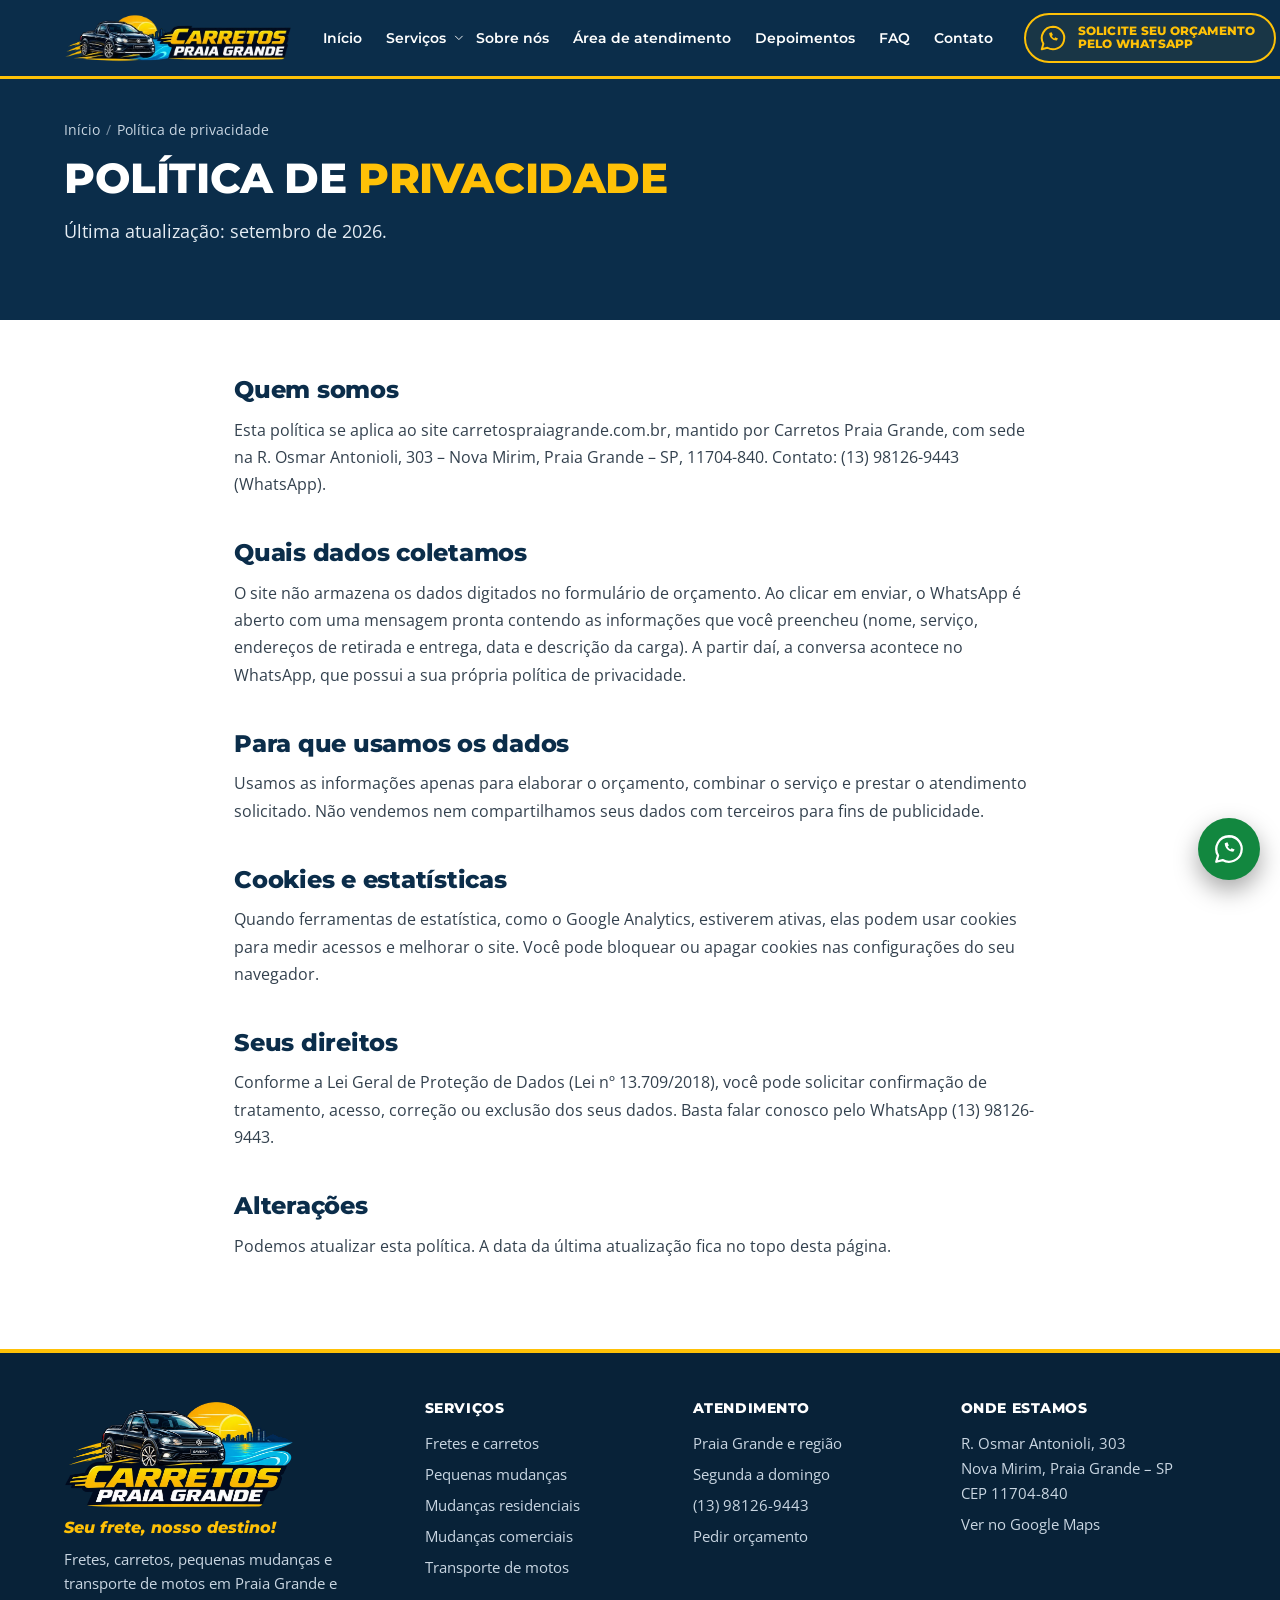
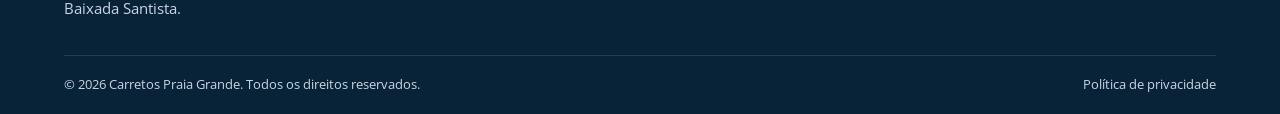
<file: politica-de-privacidade/index.html>
<!DOCTYPE html>
<html lang="pt-BR">
<head>
<meta charset="utf-8">
<meta name="viewport" content="width=device-width, initial-scale=1">
<title>Política de Privacidade | Carretos Praia Grande</title>
<meta name="description" content="Saiba como a Carretos Praia Grande trata os dados pessoais recebidos pelo site e pelo WhatsApp, conforme a LGPD.">
<meta name="robots" content="index, follow, max-image-preview:large, max-snippet:-1, max-video-preview:-1">
<link rel="canonical" href="https://carretospraiagrande.com.br/politica-de-privacidade/">
<link rel="alternate" hreflang="pt-BR" href="https://carretospraiagrande.com.br/politica-de-privacidade/">
<link rel="alternate" hreflang="x-default" href="https://carretospraiagrande.com.br/politica-de-privacidade/">
<meta name="theme-color" content="#0B2D4A">
<meta name="geo.region" content="BR-SP">
<meta name="geo.placename" content="Praia Grande">
<meta name="author" content="Carretos Praia Grande">

<meta property="og:type" content="website">
<meta property="og:locale" content="pt_BR">
<meta property="og:site_name" content="Carretos Praia Grande">
<meta property="og:title" content="Política de Privacidade | Carretos Praia Grande">
<meta property="og:description" content="Saiba como a Carretos Praia Grande trata os dados pessoais recebidos pelo site e pelo WhatsApp, conforme a LGPD.">
<meta property="og:url" content="https://carretospraiagrande.com.br/politica-de-privacidade/">
<meta property="og:image" content="https://carretospraiagrande.com.br/img/og-carretos-praia-grande.jpg">
<meta property="og:image:width" content="1200">
<meta property="og:image:height" content="630">
<meta property="og:image:alt" content="Logo da Carretos Praia Grande com uma Saveiro preta na praia ao pôr do sol">
<meta name="twitter:card" content="summary_large_image">
<meta name="twitter:title" content="Política de Privacidade | Carretos Praia Grande">
<meta name="twitter:description" content="Saiba como a Carretos Praia Grande trata os dados pessoais recebidos pelo site e pelo WhatsApp, conforme a LGPD.">
<meta name="twitter:image" content="https://carretospraiagrande.com.br/img/og-carretos-praia-grande.jpg">

<link rel="icon" href="/favicon.ico" sizes="48x48">
<link rel="icon" type="image/png" sizes="32x32" href="/img/favicon-32.png">
<link rel="apple-touch-icon" href="/img/apple-touch-icon.png">
<link rel="manifest" href="/site.webmanifest">

<link rel="preconnect" href="https://fonts.googleapis.com">
<link rel="preconnect" href="https://fonts.gstatic.com" crossorigin>

<link rel="stylesheet" href="https://fonts.googleapis.com/css2?family=Montserrat:ital,wght@0,600;0,700;0,800;1,800&family=Open+Sans:wght@400;600;700&display=swap">
<link rel="stylesheet" href="/assets/style.css">
<script src="/assets/main.js" defer></script>

<!-- Google Analytics 4 / Tag Manager: cole aqui o código da sua conta quando criar (veja SEO-GUIA.md). -->

<script type="application/ld+json">{"@context":"https://schema.org","@graph":[{"@type":"WebPage","@id":"https://carretospraiagrande.com.br/politica-de-privacidade/#pagina","url":"https://carretospraiagrande.com.br/politica-de-privacidade/","name":"Política de Privacidade | Carretos Praia Grande","description":"Saiba como a Carretos Praia Grande trata os dados pessoais recebidos pelo site e pelo WhatsApp, conforme a LGPD.","inLanguage":"pt-BR","isPartOf":{"@id":"https://carretospraiagrande.com.br/#site"}},{"@type":"BreadcrumbList","@id":"https://carretospraiagrande.com.br/politica-de-privacidade/#breadcrumb","itemListElement":[{"@type":"ListItem","position":1,"name":"Início","item":"https://carretospraiagrande.com.br/"},{"@type":"ListItem","position":2,"name":"Política de privacidade","item":"https://carretospraiagrande.com.br/politica-de-privacidade/"}]}]}</script>
</head>
<body id="topo">
<svg width="0" height="0" style="position:absolute" aria-hidden="true" focusable="false"><defs>
<symbol id="i-truck" viewBox="0 0 24 24"><path d="M2 6h11v10H2zM13 9.5h4l4 3.5v3h-8"/><circle cx="6.5" cy="17.5" r="2"/><circle cx="17" cy="17.5" r="2"/></symbol>
<symbol id="i-home" viewBox="0 0 24 24"><path d="M3 11l9-7 9 7M5 10v10h14V10M10 20v-6h4v6"/></symbol>
<symbol id="i-building" viewBox="0 0 24 24"><rect x="5" y="3" width="14" height="18"/><path d="M9 7h2M13 7h2M9 11h2M13 11h2M9 15h2M13 15h2"/></symbol>
<symbol id="i-moto" viewBox="0 0 24 24"><circle cx="5.5" cy="16" r="3.5"/><circle cx="18.5" cy="16" r="3.5"/><path d="M5.5 16l3-6.5h5.5l4.5 6.5M8.5 9.5L7.5 7h3M14 9.5l1.5-3.5H18M10.5 13h4"/></symbol>
<symbol id="i-cube" viewBox="0 0 24 24"><path d="M12 3l8 4.5v9L12 21l-8-4.5v-9zM12 12l8-4.5M12 12L4 7.5M12 12v9"/></symbol>
<symbol id="i-shield" viewBox="0 0 24 24"><path d="M12 3l8 3v6c0 5-3.5 8-8 9-4.5-1-8-4-8-9V6z"/><path d="M8.5 12l2.5 2.5L16 9.5"/></symbol>
<symbol id="i-clock" viewBox="0 0 24 24"><circle cx="12" cy="12" r="9"/><path d="M12 7v5l3 2"/></symbol>
<symbol id="i-chat" viewBox="0 0 24 24"><path d="M4 5h16v11H9l-5 4z"/><path d="M8.5 10.5h.01M12 10.5h.01M15.5 10.5h.01"/></symbol>
<symbol id="i-palm" viewBox="0 0 24 24"><path d="M12 22c0-5 0-9 1.2-13"/><path d="M13.2 9c-2.5-3-6-3.4-8.4-1.6M13.2 9c-.6-3.8-3.6-5.2-6.8-4.4M13.2 9c2-3.6 5.4-4.6 8.2-2.8M13.2 9c3.2-1.6 6.2-.4 7.4 2.6"/><path d="M9 22h6"/></symbol>
<symbol id="i-pin" viewBox="0 0 24 24"><path d="M12 21s7-6.2 7-11.5A7 7 0 0 0 5 9.5C5 14.8 12 21 12 21z"/><circle cx="12" cy="9.5" r="2.5"/></symbol>
<symbol id="i-phone" viewBox="0 0 24 24"><path d="M6.5 3h3l1.5 4-2 1.5a11 11 0 0 0 6.5 6.5L17 13l4 1.5v3a2 2 0 0 1-2 2A16 16 0 0 1 4.5 5a2 2 0 0 1 2-2z"/></symbol>
<symbol id="i-zap" viewBox="0 0 24 24"><path d="M12 3a9 9 0 0 0-7.7 13.6L3 21l4.5-1.2A9 9 0 1 0 12 3z"/><path fill="currentColor" stroke="none" d="M9 8c0 3.3 2.7 6 6 6l1-1.6-2.2-1-.8.9a4.4 4.4 0 0 1-2-2l.9-.8-1-2.2z"/></symbol>
<symbol id="i-check" viewBox="0 0 24 24"><circle cx="12" cy="12" r="9"/><path d="M8 12.5l3 3 5-6"/></symbol>
<symbol id="i-arrow" viewBox="0 0 24 24"><path d="M5 12h14M13 6l6 6-6 6"/></symbol>
<symbol id="i-chev" viewBox="0 0 24 24"><path d="M6 9l6 6 6-6"/></symbol>
<symbol id="i-thumb" viewBox="0 0 24 24"><path d="M7 11v9H4v-9zM7 11l4-7c1.6 0 2.6 1.1 2.3 2.7L12.8 10H19a2 2 0 0 1 2 2.4l-1.4 6.2A2 2 0 0 1 17.7 20H7"/></symbol>
<symbol id="i-bolt" viewBox="0 0 24 24"><path d="M13 2L4 14h7l-1 8 9-12h-7l1-8z"/></symbol>
<symbol id="i-cam" viewBox="0 0 24 24"><path d="M4 8h3l1.5-2h7L17 8h3v11H4z"/><circle cx="12" cy="13.5" r="3.5"/></symbol>
</defs></svg>
<a class="skip" href="#conteudo">Ir para o conteúdo</a>
<header class="top">
  <div class="container bar">
    <a class="brand" href="/" aria-label="Carretos Praia Grande, página inicial"><img src="/img/logo-horizontal.webp" width="640" height="135" alt="Carretos Praia Grande"></a>
    <button class="menu-btn" id="menuBtn" aria-expanded="false" aria-controls="nav">Menu</button>
    <nav class="nav" id="nav" aria-label="Principal">
      <a href="/">Início</a>
      <div class="dd">
        <button class="dd-btn" aria-expanded="false" aria-haspopup="true">Serviços <svg class="ico " aria-hidden="true"><use href="#i-chev"/></svg></button>
        <div class="dd-menu"><a href="/fretes-e-carretos-praia-grande/"><svg class="ico " aria-hidden="true"><use href="#i-truck"/></svg><span>Fretes e carretos</span></a><a href="/pequenas-mudancas-praia-grande/"><svg class="ico " aria-hidden="true"><use href="#i-cube"/></svg><span>Pequenas mudanças</span></a><a href="/mudancas-residenciais-praia-grande/"><svg class="ico " aria-hidden="true"><use href="#i-home"/></svg><span>Mudanças residenciais</span></a><a href="/mudancas-comerciais-praia-grande/"><svg class="ico " aria-hidden="true"><use href="#i-building"/></svg><span>Mudanças comerciais</span></a><a href="/transporte-de-motos-praia-grande/"><svg class="ico " aria-hidden="true"><use href="#i-moto"/></svg><span>Transporte de motos</span></a></div>
      </div>
      <a href="/#sobre">Sobre nós</a>
      <a href="/#atendimento">Área de atendimento</a>
      <a href="/#depoimentos">Depoimentos</a>
      <a href="/#faq">FAQ</a>
      <a href="/#contato">Contato</a>
    </nav>
    <a class="cta-pill" href="https://wa.me/5513981269443?text=Ol%C3%A1%21%20Vim%20pelo%20site%20da%20Carretos%20Praia%20Grande%20e%20quero%20um%20or%C3%A7amento." target="_blank" rel="noopener" data-track="header_whatsapp"><svg class="ico " aria-hidden="true"><use href="#i-zap"/></svg><span>Solicite seu orçamento<br>pelo WhatsApp</span></a>
  </div>
</header>

<main id="conteudo">
<section class="page-hero"><div class="container"><nav class="crumbs" aria-label="Você está aqui"><ol><li><a href="/">Início</a></li><li aria-current="page">Política de privacidade</li></ol></nav><div class="in"><h1>Política de <span>privacidade</span></h1><p class="lead">Última atualização: setembro de 2026.</p></div></div></section>
<div class="container" style="max-width:860px;padding-top:56px;padding-bottom:76px">
<article class="prose">
<h2>Quem somos</h2>
<p>Esta política se aplica ao site carretospraiagrande.com.br, mantido por Carretos Praia Grande, com sede na R. Osmar Antonioli, 303 – Nova Mirim, Praia Grande – SP, 11704-840. Contato: (13) 98126-9443 (WhatsApp).</p>
<h2>Quais dados coletamos</h2>
<p>O site não armazena os dados digitados no formulário de orçamento. Ao clicar em enviar, o WhatsApp é aberto com uma mensagem pronta contendo as informações que você preencheu (nome, serviço, endereços de retirada e entrega, data e descrição da carga). A partir daí, a conversa acontece no WhatsApp, que possui a sua própria política de privacidade.</p>
<h2>Para que usamos os dados</h2>
<p>Usamos as informações apenas para elaborar o orçamento, combinar o serviço e prestar o atendimento solicitado. Não vendemos nem compartilhamos seus dados com terceiros para fins de publicidade.</p>
<h2>Cookies e estatísticas</h2>
<p>Quando ferramentas de estatística, como o Google Analytics, estiverem ativas, elas podem usar cookies para medir acessos e melhorar o site. Você pode bloquear ou apagar cookies nas configurações do seu navegador.</p>
<h2>Seus direitos</h2>
<p>Conforme a Lei Geral de Proteção de Dados (Lei nº 13.709/2018), você pode solicitar confirmação de tratamento, acesso, correção ou exclusão dos seus dados. Basta falar conosco pelo WhatsApp (13) 98126-9443.</p>
<h2>Alterações</h2>
<p>Podemos atualizar esta política. A data da última atualização fica no topo desta página.</p>
</article>
</div>
</main>

<footer class="foot">
  <div class="container">
    <div class="cols">
      <div>
        <img class="flogo" src="/img/logo-carretos-praia-grande.webp" width="900" height="418" alt="Carretos Praia Grande" loading="lazy">
        <p class="s">Seu frete, nosso destino!</p>
        <p style="margin-top:10px">Fretes, carretos, pequenas mudanças e transporte de motos em Praia Grande e Baixada Santista.</p>
      </div>
      <div>
        <h3>Serviços</h3>
        <ul><li><a href="/fretes-e-carretos-praia-grande/">Fretes e carretos</a></li><li><a href="/pequenas-mudancas-praia-grande/">Pequenas mudanças</a></li><li><a href="/mudancas-residenciais-praia-grande/">Mudanças residenciais</a></li><li><a href="/mudancas-comerciais-praia-grande/">Mudanças comerciais</a></li><li><a href="/transporte-de-motos-praia-grande/">Transporte de motos</a></li></ul>
      </div>
      <div>
        <h3>Atendimento</h3>
        <ul>
          <li>Praia Grande e região</li>
          <li>Segunda a domingo</li>
          <li><a href="tel:+5513981269443" data-track="footer_ligar">(13) 98126-9443</a></li>
          <li><a href="/#contato">Pedir orçamento</a></li>
        </ul>
      </div>
      <div>
        <h3>Onde estamos</h3>
        <ul>
          <li>R. Osmar Antonioli, 303<br>Nova Mirim, Praia Grande – SP<br>CEP 11704-840</li>
          <li><a href="https://www.google.com/maps/search/?api=1&query=R.%20Osmar%20Antonioli%2C%20303%2C%20Nova%20Mirim%2C%20Praia%20Grande%2C%20SP" target="_blank" rel="noopener">Ver no Google Maps</a></li>
        </ul>
      </div>
    </div>
    <div class="legal">
      <span>© <span id="ano">2026</span> Carretos Praia Grande. Todos os direitos reservados.</span>
      <a href="/politica-de-privacidade/">Política de privacidade</a>
    </div>
  </div>
</footer>

<a class="wa-float" href="https://wa.me/5513981269443?text=Ol%C3%A1%21%20Vim%20pelo%20site%20da%20Carretos%20Praia%20Grande%20e%20quero%20um%20or%C3%A7amento." target="_blank" rel="noopener" aria-label="Chamar no WhatsApp" data-track="float_whatsapp"><svg class="ico " aria-hidden="true"><use href="#i-zap"/></svg></a>
<div class="bar-m">
  <a class="btn btn-line btn-sm" href="tel:+5513981269443" data-track="bar_ligar"><svg class="ico " aria-hidden="true"><use href="#i-phone"/></svg>Ligar</a>
  <a class="btn btn-sm" href="https://wa.me/5513981269443?text=Ol%C3%A1%21%20Vim%20pelo%20site%20da%20Carretos%20Praia%20Grande%20e%20quero%20um%20or%C3%A7amento." target="_blank" rel="noopener" data-track="bar_whatsapp"><svg class="ico " aria-hidden="true"><use href="#i-zap"/></svg>Orçamento no WhatsApp</a>
</div>
</body>
</html>
</file>
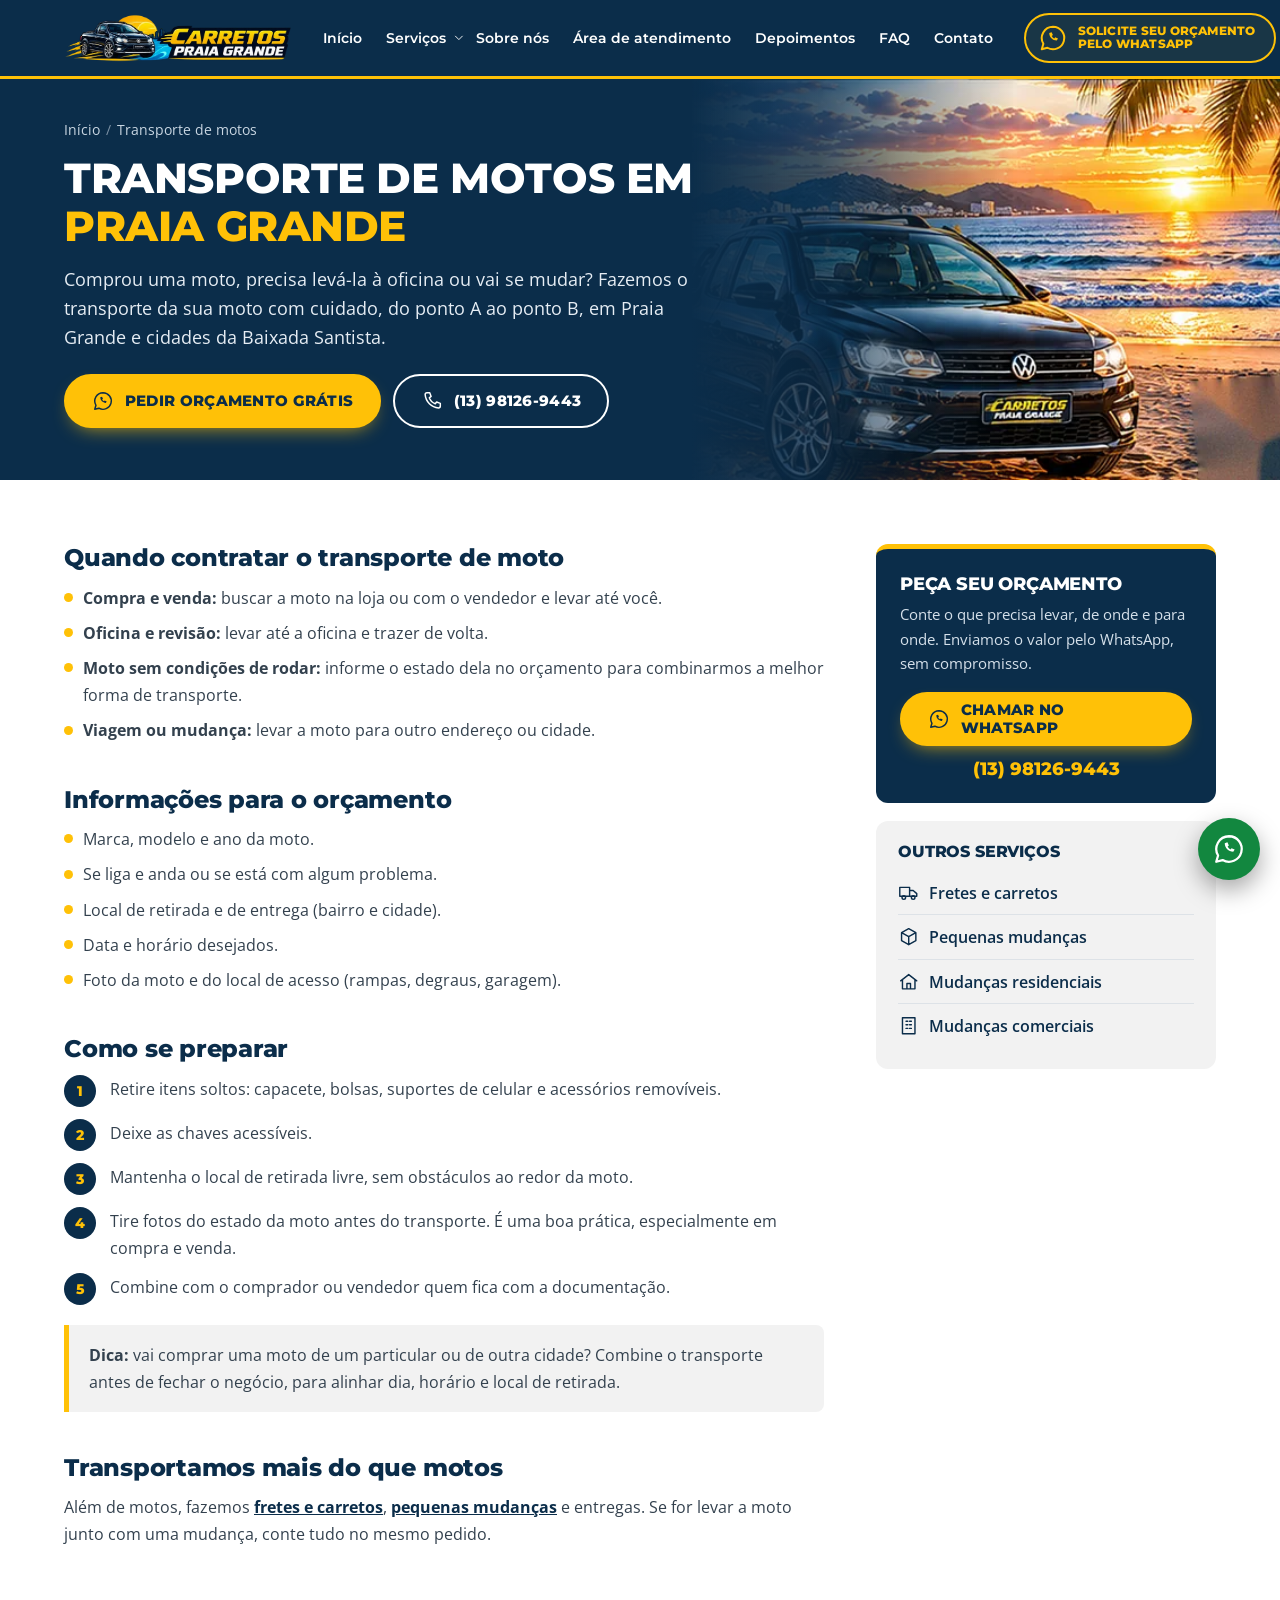
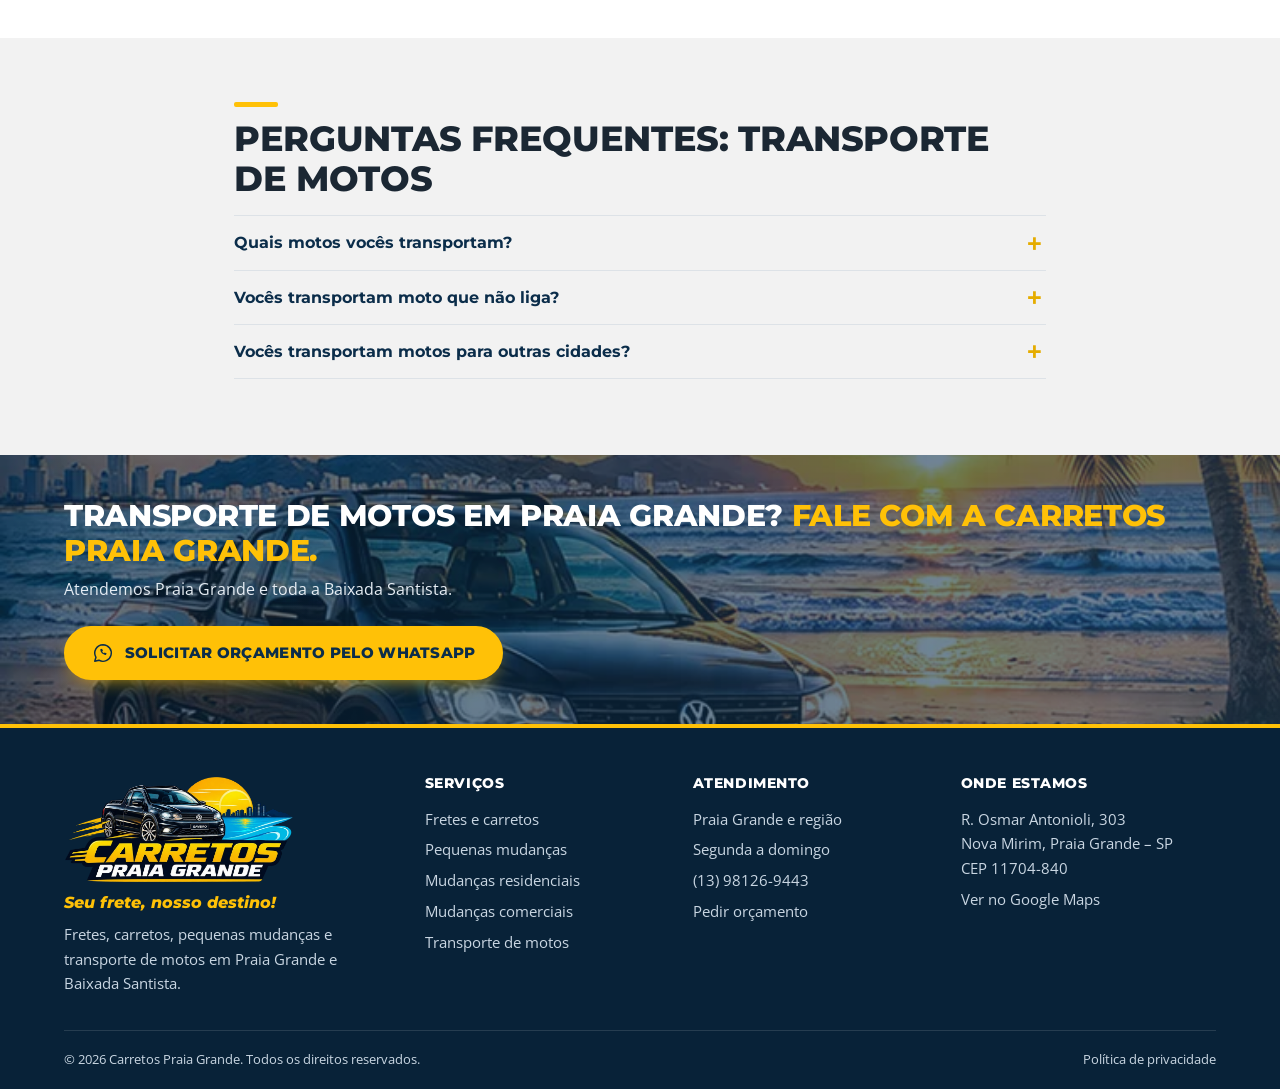
<file: transporte-de-motos-praia-grande/index.html>
<!DOCTYPE html>
<html lang="pt-BR">
<head>
<meta charset="utf-8">
<meta name="viewport" content="width=device-width, initial-scale=1">
<title>Transporte de Motos em Praia Grande SP | Orçamento Grátis</title>
<meta name="description" content="Transporte de motos em Praia Grande e Baixada Santista: compra e venda, oficina, viagem ou mudança. Informe o modelo e receba orçamento grátis pelo WhatsApp.">
<meta name="robots" content="index, follow, max-image-preview:large, max-snippet:-1, max-video-preview:-1">
<link rel="canonical" href="https://carretospraiagrande.com.br/transporte-de-motos-praia-grande/">
<link rel="alternate" hreflang="pt-BR" href="https://carretospraiagrande.com.br/transporte-de-motos-praia-grande/">
<link rel="alternate" hreflang="x-default" href="https://carretospraiagrande.com.br/transporte-de-motos-praia-grande/">
<meta name="theme-color" content="#0B2D4A">
<meta name="geo.region" content="BR-SP">
<meta name="geo.placename" content="Praia Grande">
<meta name="author" content="Carretos Praia Grande">

<meta property="og:type" content="website">
<meta property="og:locale" content="pt_BR">
<meta property="og:site_name" content="Carretos Praia Grande">
<meta property="og:title" content="Transporte de Motos em Praia Grande SP | Orçamento Grátis">
<meta property="og:description" content="Transporte de motos em Praia Grande e Baixada Santista: compra e venda, oficina, viagem ou mudança. Informe o modelo e receba orçamento grátis pelo WhatsApp.">
<meta property="og:url" content="https://carretospraiagrande.com.br/transporte-de-motos-praia-grande/">
<meta property="og:image" content="https://carretospraiagrande.com.br/img/og-carretos-praia-grande.jpg">
<meta property="og:image:width" content="1200">
<meta property="og:image:height" content="630">
<meta property="og:image:alt" content="Logo da Carretos Praia Grande com uma Saveiro preta na praia ao pôr do sol">
<meta name="twitter:card" content="summary_large_image">
<meta name="twitter:title" content="Transporte de Motos em Praia Grande SP | Orçamento Grátis">
<meta name="twitter:description" content="Transporte de motos em Praia Grande e Baixada Santista: compra e venda, oficina, viagem ou mudança. Informe o modelo e receba orçamento grátis pelo WhatsApp.">
<meta name="twitter:image" content="https://carretospraiagrande.com.br/img/og-carretos-praia-grande.jpg">

<link rel="icon" href="/favicon.ico" sizes="48x48">
<link rel="icon" type="image/png" sizes="32x32" href="/img/favicon-32.png">
<link rel="apple-touch-icon" href="/img/apple-touch-icon.png">
<link rel="manifest" href="/site.webmanifest">

<link rel="preconnect" href="https://fonts.googleapis.com">
<link rel="preconnect" href="https://fonts.gstatic.com" crossorigin>

<link rel="stylesheet" href="https://fonts.googleapis.com/css2?family=Montserrat:ital,wght@0,600;0,700;0,800;1,800&family=Open+Sans:wght@400;600;700&display=swap">
<link rel="stylesheet" href="/assets/style.css">
<script src="/assets/main.js" defer></script>

<!-- Google Analytics 4 / Tag Manager: cole aqui o código da sua conta quando criar (veja SEO-GUIA.md). -->

<script type="application/ld+json">{"@context":"https://schema.org","@graph":[{"@type":["MovingCompany","LocalBusiness"],"@id":"https://carretospraiagrande.com.br/#empresa","name":"Carretos Praia Grande","alternateName":"Carretos Praia Grande | Fretes, Pequenas Mudanças e Transporte de Motos","url":"https://carretospraiagrande.com.br/","logo":{"@type":"ImageObject","url":"https://carretospraiagrande.com.br/img/selo-carretos-praia-grande.webp","width":512,"height":512},"image":["https://carretospraiagrande.com.br/img/og-carretos-praia-grande.jpg","https://carretospraiagrande.com.br/img/hero-praia-grande.webp"],"description":"Carretos, fretes, pequenas mudanças e transporte de motos em Praia Grande e Baixada Santista, com orçamento grátis pelo WhatsApp.","slogan":"Seu frete, nosso destino!","telephone":"+55-13-98126-9443","address":{"@type":"PostalAddress","streetAddress":"R. Osmar Antonioli, 303 - Nova Mirim","addressLocality":"Praia Grande","addressRegion":"SP","postalCode":"11704-840","addressCountry":"BR"},"hasMap":"https://www.google.com/maps/search/?api=1&query=R.%20Osmar%20Antonioli%2C%20303%2C%20Nova%20Mirim%2C%20Praia%20Grande%2C%20SP","areaServed":[{"@type":"City","name":"Praia Grande"},{"@type":"City","name":"São Vicente"},{"@type":"City","name":"Santos"},{"@type":"City","name":"Cubatão"},{"@type":"City","name":"Mongaguá"},{"@type":"City","name":"Itanhaém"},{"@type":"City","name":"Guarujá"}],"knowsAbout":["carreto","frete","pequenas mudanças","mudança residencial","mudança comercial","transporte de motos"],"contactPoint":{"@type":"ContactPoint","telephone":"+55-13-98126-9443","contactType":"customer service","areaServed":"BR","availableLanguage":"Portuguese"},"hasOfferCatalog":{"@type":"OfferCatalog","name":"Serviços de carreto, frete e mudança","itemListElement":[{"@type":"Offer","itemOffered":{"@type":"Service","name":"Fretes e carretos em Praia Grande","url":"https://carretospraiagrande.com.br/fretes-e-carretos-praia-grande/"}},{"@type":"Offer","itemOffered":{"@type":"Service","name":"Pequenas mudanças em Praia Grande","url":"https://carretospraiagrande.com.br/pequenas-mudancas-praia-grande/"}},{"@type":"Offer","itemOffered":{"@type":"Service","name":"Mudanças residenciais em Praia Grande","url":"https://carretospraiagrande.com.br/mudancas-residenciais-praia-grande/"}},{"@type":"Offer","itemOffered":{"@type":"Service","name":"Mudanças comerciais em Praia Grande","url":"https://carretospraiagrande.com.br/mudancas-comerciais-praia-grande/"}},{"@type":"Offer","itemOffered":{"@type":"Service","name":"Transporte de motos em Praia Grande","url":"https://carretospraiagrande.com.br/transporte-de-motos-praia-grande/"}}]}},{"@type":"WebPage","@id":"https://carretospraiagrande.com.br/transporte-de-motos-praia-grande/#pagina","url":"https://carretospraiagrande.com.br/transporte-de-motos-praia-grande/","name":"Transporte de Motos em Praia Grande SP | Orçamento Grátis","description":"Transporte de motos em Praia Grande e Baixada Santista: compra e venda, oficina, viagem ou mudança. Informe o modelo e receba orçamento grátis pelo WhatsApp.","inLanguage":"pt-BR","isPartOf":{"@id":"https://carretospraiagrande.com.br/#site"},"breadcrumb":{"@id":"https://carretospraiagrande.com.br/transporte-de-motos-praia-grande/#breadcrumb"},"dateModified":"2026-09-19"},{"@type":"Service","@id":"https://carretospraiagrande.com.br/transporte-de-motos-praia-grande/#servico","name":"Transporte de motos em Praia Grande","serviceType":"Transporte de motos","description":"Transporte de motos em Praia Grande e Baixada Santista: compra e venda, oficina, viagem ou mudança. Informe o modelo e receba orçamento grátis pelo WhatsApp.","url":"https://carretospraiagrande.com.br/transporte-de-motos-praia-grande/","provider":{"@id":"https://carretospraiagrande.com.br/#empresa"},"areaServed":[{"@type":"City","name":"Praia Grande"},{"@type":"City","name":"Santos"},{"@type":"City","name":"São Vicente"},{"@type":"City","name":"Cubatão"},{"@type":"City","name":"Mongaguá"},{"@type":"City","name":"Itanhaém"},{"@type":"City","name":"Guarujá"}],"availableChannel":{"@type":"ServiceChannel","serviceUrl":"https://carretospraiagrande.com.br/transporte-de-motos-praia-grande/","servicePhone":{"@type":"ContactPoint","telephone":"+55-13-98126-9443","contactType":"customer service"}}},{"@type":"BreadcrumbList","@id":"https://carretospraiagrande.com.br/transporte-de-motos-praia-grande/#breadcrumb","itemListElement":[{"@type":"ListItem","position":1,"name":"Início","item":"https://carretospraiagrande.com.br/"},{"@type":"ListItem","position":2,"name":"Transporte de motos","item":"https://carretospraiagrande.com.br/transporte-de-motos-praia-grande/"}]},{"@type":"FAQPage","@id":"https://carretospraiagrande.com.br/transporte-de-motos-praia-grande/#faq","mainEntity":[{"@type":"Question","name":"Quais motos vocês transportam?","acceptedAnswer":{"@type":"Answer","text":"Informe marca, modelo e ano no pedido de orçamento. Com essas informações e uma foto, confirmamos se conseguimos atender e o melhor jeito de transportar."}},{"@type":"Question","name":"Vocês transportam moto que não liga?","acceptedAnswer":{"@type":"Answer","text":"Informe no orçamento o estado da moto (funcionando, sem bateria, com pane). Assim combinamos a melhor forma de fazer o transporte."}},{"@type":"Question","name":"Vocês transportam motos para outras cidades?","acceptedAnswer":{"@type":"Answer","text":"Atendemos Praia Grande e a Baixada Santista. Para outros destinos, informe a cidade e confirmamos a disponibilidade."}}]}]}</script>
</head>
<body id="topo">
<svg width="0" height="0" style="position:absolute" aria-hidden="true" focusable="false"><defs>
<symbol id="i-truck" viewBox="0 0 24 24"><path d="M2 6h11v10H2zM13 9.5h4l4 3.5v3h-8"/><circle cx="6.5" cy="17.5" r="2"/><circle cx="17" cy="17.5" r="2"/></symbol>
<symbol id="i-home" viewBox="0 0 24 24"><path d="M3 11l9-7 9 7M5 10v10h14V10M10 20v-6h4v6"/></symbol>
<symbol id="i-building" viewBox="0 0 24 24"><rect x="5" y="3" width="14" height="18"/><path d="M9 7h2M13 7h2M9 11h2M13 11h2M9 15h2M13 15h2"/></symbol>
<symbol id="i-moto" viewBox="0 0 24 24"><circle cx="5.5" cy="16" r="3.5"/><circle cx="18.5" cy="16" r="3.5"/><path d="M5.5 16l3-6.5h5.5l4.5 6.5M8.5 9.5L7.5 7h3M14 9.5l1.5-3.5H18M10.5 13h4"/></symbol>
<symbol id="i-cube" viewBox="0 0 24 24"><path d="M12 3l8 4.5v9L12 21l-8-4.5v-9zM12 12l8-4.5M12 12L4 7.5M12 12v9"/></symbol>
<symbol id="i-shield" viewBox="0 0 24 24"><path d="M12 3l8 3v6c0 5-3.5 8-8 9-4.5-1-8-4-8-9V6z"/><path d="M8.5 12l2.5 2.5L16 9.5"/></symbol>
<symbol id="i-clock" viewBox="0 0 24 24"><circle cx="12" cy="12" r="9"/><path d="M12 7v5l3 2"/></symbol>
<symbol id="i-chat" viewBox="0 0 24 24"><path d="M4 5h16v11H9l-5 4z"/><path d="M8.5 10.5h.01M12 10.5h.01M15.5 10.5h.01"/></symbol>
<symbol id="i-palm" viewBox="0 0 24 24"><path d="M12 22c0-5 0-9 1.2-13"/><path d="M13.2 9c-2.5-3-6-3.4-8.4-1.6M13.2 9c-.6-3.8-3.6-5.2-6.8-4.4M13.2 9c2-3.6 5.4-4.6 8.2-2.8M13.2 9c3.2-1.6 6.2-.4 7.4 2.6"/><path d="M9 22h6"/></symbol>
<symbol id="i-pin" viewBox="0 0 24 24"><path d="M12 21s7-6.2 7-11.5A7 7 0 0 0 5 9.5C5 14.8 12 21 12 21z"/><circle cx="12" cy="9.5" r="2.5"/></symbol>
<symbol id="i-phone" viewBox="0 0 24 24"><path d="M6.5 3h3l1.5 4-2 1.5a11 11 0 0 0 6.5 6.5L17 13l4 1.5v3a2 2 0 0 1-2 2A16 16 0 0 1 4.5 5a2 2 0 0 1 2-2z"/></symbol>
<symbol id="i-zap" viewBox="0 0 24 24"><path d="M12 3a9 9 0 0 0-7.7 13.6L3 21l4.5-1.2A9 9 0 1 0 12 3z"/><path fill="currentColor" stroke="none" d="M9 8c0 3.3 2.7 6 6 6l1-1.6-2.2-1-.8.9a4.4 4.4 0 0 1-2-2l.9-.8-1-2.2z"/></symbol>
<symbol id="i-check" viewBox="0 0 24 24"><circle cx="12" cy="12" r="9"/><path d="M8 12.5l3 3 5-6"/></symbol>
<symbol id="i-arrow" viewBox="0 0 24 24"><path d="M5 12h14M13 6l6 6-6 6"/></symbol>
<symbol id="i-chev" viewBox="0 0 24 24"><path d="M6 9l6 6 6-6"/></symbol>
<symbol id="i-thumb" viewBox="0 0 24 24"><path d="M7 11v9H4v-9zM7 11l4-7c1.6 0 2.6 1.1 2.3 2.7L12.8 10H19a2 2 0 0 1 2 2.4l-1.4 6.2A2 2 0 0 1 17.7 20H7"/></symbol>
<symbol id="i-bolt" viewBox="0 0 24 24"><path d="M13 2L4 14h7l-1 8 9-12h-7l1-8z"/></symbol>
<symbol id="i-cam" viewBox="0 0 24 24"><path d="M4 8h3l1.5-2h7L17 8h3v11H4z"/><circle cx="12" cy="13.5" r="3.5"/></symbol>
</defs></svg>
<a class="skip" href="#conteudo">Ir para o conteúdo</a>
<header class="top">
  <div class="container bar">
    <a class="brand" href="/" aria-label="Carretos Praia Grande, página inicial"><img src="/img/logo-horizontal.webp" width="640" height="135" alt="Carretos Praia Grande"></a>
    <button class="menu-btn" id="menuBtn" aria-expanded="false" aria-controls="nav">Menu</button>
    <nav class="nav" id="nav" aria-label="Principal">
      <a href="/">Início</a>
      <div class="dd">
        <button class="dd-btn" aria-expanded="false" aria-haspopup="true">Serviços <svg class="ico " aria-hidden="true"><use href="#i-chev"/></svg></button>
        <div class="dd-menu"><a href="/fretes-e-carretos-praia-grande/"><svg class="ico " aria-hidden="true"><use href="#i-truck"/></svg><span>Fretes e carretos</span></a><a href="/pequenas-mudancas-praia-grande/"><svg class="ico " aria-hidden="true"><use href="#i-cube"/></svg><span>Pequenas mudanças</span></a><a href="/mudancas-residenciais-praia-grande/"><svg class="ico " aria-hidden="true"><use href="#i-home"/></svg><span>Mudanças residenciais</span></a><a href="/mudancas-comerciais-praia-grande/"><svg class="ico " aria-hidden="true"><use href="#i-building"/></svg><span>Mudanças comerciais</span></a><a href="/transporte-de-motos-praia-grande/" aria-current="page"><svg class="ico " aria-hidden="true"><use href="#i-moto"/></svg><span>Transporte de motos</span></a></div>
      </div>
      <a href="/#sobre">Sobre nós</a>
      <a href="/#atendimento">Área de atendimento</a>
      <a href="/#depoimentos">Depoimentos</a>
      <a href="/#faq">FAQ</a>
      <a href="/#contato">Contato</a>
    </nav>
    <a class="cta-pill" href="https://wa.me/5513981269443?text=Ol%C3%A1%21%20Vim%20pelo%20site%20da%20Carretos%20Praia%20Grande%20e%20quero%20um%20or%C3%A7amento." target="_blank" rel="noopener" data-track="header_whatsapp"><svg class="ico " aria-hidden="true"><use href="#i-zap"/></svg><span>Solicite seu orçamento<br>pelo WhatsApp</span></a>
  </div>
</header>

<main id="conteudo">
<section class="page-hero">
  <div class="hero-media"><img src="/img/hero-praia-grande-760.webp" width="760" height="355" alt="" role="presentation" loading="eager"></div>
  <div class="container">
    <nav class="crumbs" aria-label="Você está aqui"><ol><li><a href="/">Início</a></li><li aria-current="page">Transporte de motos</li></ol></nav>
    <div class="in">
      <h1>Transporte de motos em <span>Praia Grande</span></h1>
      <p class="lead">Comprou uma moto, precisa levá-la à oficina ou vai se mudar? Fazemos o transporte da sua moto com cuidado, do ponto A ao ponto B, em Praia Grande e cidades da Baixada Santista.</p>
      <div class="actions">
        <a class="btn" href="https://wa.me/5513981269443?text=Ol%C3%A1%21%20Vim%20pelo%20site%20e%20quero%20um%20or%C3%A7amento%20de%20transporte%20de%20motos." target="_blank" rel="noopener" data-track="transporte-de-motos-praia-grande_hero_whatsapp"><svg class="ico " aria-hidden="true"><use href="#i-zap"/></svg>Pedir orçamento grátis</a>
        <a class="btn btn-line" href="tel:+5513981269443" data-track="transporte-de-motos-praia-grande_hero_ligar"><svg class="ico " aria-hidden="true"><use href="#i-phone"/></svg>(13) 98126-9443</a>
      </div>
    </div>
  </div>
</section>

<div class="container doc">
  <article class="prose">

<h2>Quando contratar o transporte de moto</h2>
<ul class="list">
<li><span><strong>Compra e venda:</strong> buscar a moto na loja ou com o vendedor e levar até você.</span></li>
<li><span><strong>Oficina e revisão:</strong> levar até a oficina e trazer de volta.</span></li>
<li><span><strong>Moto sem condições de rodar:</strong> informe o estado dela no orçamento para combinarmos a melhor forma de transporte.</span></li>
<li><span><strong>Viagem ou mudança:</strong> levar a moto para outro endereço ou cidade.</span></li>
</ul>

<h2>Informações para o orçamento</h2>
<ul class="list">
<li><span>Marca, modelo e ano da moto.</span></li>
<li><span>Se liga e anda ou se está com algum problema.</span></li>
<li><span>Local de retirada e de entrega (bairro e cidade).</span></li>
<li><span>Data e horário desejados.</span></li>
<li><span>Foto da moto e do local de acesso (rampas, degraus, garagem).</span></li>
</ul>

<h2>Como se preparar</h2>
<ol class="num">
<li><span>Retire itens soltos: capacete, bolsas, suportes de celular e acessórios removíveis.</span></li>
<li><span>Deixe as chaves acessíveis.</span></li>
<li><span>Mantenha o local de retirada livre, sem obstáculos ao redor da moto.</span></li>
<li><span>Tire fotos do estado da moto antes do transporte. É uma boa prática, especialmente em compra e venda.</span></li>
<li><span>Combine com o comprador ou vendedor quem fica com a documentação.</span></li>
</ol>
<div class="tip"><p><strong>Dica:</strong> vai comprar uma moto de um particular ou de outra cidade? Combine o transporte antes de fechar o negócio, para alinhar dia, horário e local de retirada.</p></div>

<h2>Transportamos mais do que motos</h2>
<p>Além de motos, fazemos <a href="/fretes-e-carretos-praia-grande/">fretes e carretos</a>, <a href="/pequenas-mudancas-praia-grande/">pequenas mudanças</a> e entregas. Se for levar a moto junto com uma mudança, conte tudo no mesmo pedido.</p>

  </article>
  <aside class="aside" aria-label="Orçamento e outros serviços">
    <div class="box">
      <h2>Peça seu orçamento</h2>
      <p>Conte o que precisa levar, de onde e para onde. Enviamos o valor pelo WhatsApp, sem compromisso.</p>
      <a class="btn btn-block" href="https://wa.me/5513981269443?text=Ol%C3%A1%21%20Vim%20pelo%20site%20e%20quero%20um%20or%C3%A7amento%20de%20transporte%20de%20motos." target="_blank" rel="noopener" data-track="transporte-de-motos-praia-grande_aside_whatsapp"><svg class="ico " aria-hidden="true"><use href="#i-zap"/></svg>Chamar no WhatsApp</a>
      <a class="tel" href="tel:+5513981269443">(13) 98126-9443</a>
    </div>
    <div class="box-l">
      <h2>Outros serviços</h2>
      <ul><li><a href="/fretes-e-carretos-praia-grande/"><svg class="ico " aria-hidden="true"><use href="#i-truck"/></svg>Fretes e carretos</a></li><li><a href="/pequenas-mudancas-praia-grande/"><svg class="ico " aria-hidden="true"><use href="#i-cube"/></svg>Pequenas mudanças</a></li><li><a href="/mudancas-residenciais-praia-grande/"><svg class="ico " aria-hidden="true"><use href="#i-home"/></svg>Mudanças residenciais</a></li><li><a href="/mudancas-comerciais-praia-grande/"><svg class="ico " aria-hidden="true"><use href="#i-building"/></svg>Mudanças comerciais</a></li></ul>
    </div>
  </aside>
</div>

<section class="sec sec-cinza faq-page" aria-labelledby="faq-t" style="padding-top:64px">
  <div class="container" style="max-width:860px">
    <h2 id="faq-t" class="kicker">Perguntas frequentes: transporte de motos</h2>
    <div class="faq"><details><summary>Quais motos vocês transportam?</summary><p>Informe marca, modelo e ano no pedido de orçamento. Com essas informações e uma foto, confirmamos se conseguimos atender e o melhor jeito de transportar.</p></details><details><summary>Vocês transportam moto que não liga?</summary><p>Informe no orçamento o estado da moto (funcionando, sem bateria, com pane). Assim combinamos a melhor forma de fazer o transporte.</p></details><details><summary>Vocês transportam motos para outras cidades?</summary><p>Atendemos Praia Grande e a Baixada Santista. Para outros destinos, informe a cidade e confirmamos a disponibilidade.</p></details></div>
  </div>
</section>

<section class="final" aria-label="Chamada para orçamento">
  <div class="container">
    <div>
      <h2>Transporte de motos em Praia Grande? <span>Fale com a Carretos Praia Grande.</span></h2>
      <p>Atendemos Praia Grande e toda a Baixada Santista.</p>
    </div>
    <a class="btn" href="https://wa.me/5513981269443?text=Ol%C3%A1%21%20Vim%20pelo%20site%20e%20quero%20um%20or%C3%A7amento%20de%20transporte%20de%20motos." target="_blank" rel="noopener" data-track="transporte-de-motos-praia-grande_final_whatsapp"><svg class="ico " aria-hidden="true"><use href="#i-zap"/></svg>Solicitar orçamento pelo WhatsApp</a>
  </div>
</section>
</main>

<footer class="foot">
  <div class="container">
    <div class="cols">
      <div>
        <img class="flogo" src="/img/logo-carretos-praia-grande.webp" width="900" height="418" alt="Carretos Praia Grande" loading="lazy">
        <p class="s">Seu frete, nosso destino!</p>
        <p style="margin-top:10px">Fretes, carretos, pequenas mudanças e transporte de motos em Praia Grande e Baixada Santista.</p>
      </div>
      <div>
        <h3>Serviços</h3>
        <ul><li><a href="/fretes-e-carretos-praia-grande/">Fretes e carretos</a></li><li><a href="/pequenas-mudancas-praia-grande/">Pequenas mudanças</a></li><li><a href="/mudancas-residenciais-praia-grande/">Mudanças residenciais</a></li><li><a href="/mudancas-comerciais-praia-grande/">Mudanças comerciais</a></li><li><a href="/transporte-de-motos-praia-grande/">Transporte de motos</a></li></ul>
      </div>
      <div>
        <h3>Atendimento</h3>
        <ul>
          <li>Praia Grande e região</li>
          <li>Segunda a domingo</li>
          <li><a href="tel:+5513981269443" data-track="footer_ligar">(13) 98126-9443</a></li>
          <li><a href="/#contato">Pedir orçamento</a></li>
        </ul>
      </div>
      <div>
        <h3>Onde estamos</h3>
        <ul>
          <li>R. Osmar Antonioli, 303<br>Nova Mirim, Praia Grande – SP<br>CEP 11704-840</li>
          <li><a href="https://www.google.com/maps/search/?api=1&query=R.%20Osmar%20Antonioli%2C%20303%2C%20Nova%20Mirim%2C%20Praia%20Grande%2C%20SP" target="_blank" rel="noopener">Ver no Google Maps</a></li>
        </ul>
      </div>
    </div>
    <div class="legal">
      <span>© <span id="ano">2026</span> Carretos Praia Grande. Todos os direitos reservados.</span>
      <a href="/politica-de-privacidade/">Política de privacidade</a>
    </div>
  </div>
</footer>

<a class="wa-float" href="https://wa.me/5513981269443?text=Ol%C3%A1%21%20Vim%20pelo%20site%20da%20Carretos%20Praia%20Grande%20e%20quero%20um%20or%C3%A7amento." target="_blank" rel="noopener" aria-label="Chamar no WhatsApp" data-track="float_whatsapp"><svg class="ico " aria-hidden="true"><use href="#i-zap"/></svg></a>
<div class="bar-m">
  <a class="btn btn-line btn-sm" href="tel:+5513981269443" data-track="bar_ligar"><svg class="ico " aria-hidden="true"><use href="#i-phone"/></svg>Ligar</a>
  <a class="btn btn-sm" href="https://wa.me/5513981269443?text=Ol%C3%A1%21%20Vim%20pelo%20site%20da%20Carretos%20Praia%20Grande%20e%20quero%20um%20or%C3%A7amento." target="_blank" rel="noopener" data-track="bar_whatsapp"><svg class="ico " aria-hidden="true"><use href="#i-zap"/></svg>Orçamento no WhatsApp</a>
</div>
</body>
</html>
</file>
<file: assets/style.css>
/* Carretos Praia Grande — folha de estilos
   Paleta do brandbook: Amarelo #FFC107 · Azul-marinho #0B2D4A · Preto #111111 · Cinza claro #F2F2F2
   Tipografia: Montserrat (títulos) + Open Sans (textos) */
:root{
  --amarelo:#FFC107; --amarelo-esc:#E5AC00;
  --marinho:#0B2D4A; --marinho-2:#082238; --marinho-3:#12466F;
  --preto:#111111; --cinza:#F2F2F2; --branco:#fff;
  --texto:#1B2733; --suave:#4F5D6B; --linha:#DDE2E7;
  --zap:#12873F; --zap-h:#0E6F33;
  --max:1200px;
}
*{box-sizing:border-box;margin:0;padding:0}
html{scroll-behavior:smooth;scroll-padding-top:84px}
body{font-family:'Open Sans',system-ui,-apple-system,'Segoe UI',Roboto,Arial,sans-serif;font-size:1.03rem;line-height:1.65;color:var(--texto);background:var(--branco);-webkit-font-smoothing:antialiased}
h1,h2,h3,h4{font-family:'Montserrat','Open Sans',system-ui,sans-serif;line-height:1.15;font-weight:800;letter-spacing:-.01em}
img,svg{max-width:100%;height:auto}
a{color:inherit}
ul{list-style:none}
.container{max-width:var(--max);margin:0 auto;padding:0 24px}
.skip{position:absolute;left:-999px;top:8px;background:var(--amarelo);color:var(--marinho);padding:10px 16px;z-index:200;font-weight:700;border-radius:4px}
.skip:focus{left:8px}
:focus-visible{outline:3px solid var(--amarelo);outline-offset:3px}
.on-light :focus-visible,.light :focus-visible{outline-color:var(--marinho)}
.ico{width:1.4em;height:1.4em;fill:none;stroke:currentColor;stroke-width:1.6;stroke-linecap:round;stroke-linejoin:round;flex:none}

/* Botões */
.btn{display:inline-flex;align-items:center;justify-content:center;gap:.7rem;min-height:54px;padding:0 1.6rem;border-radius:999px;background:var(--amarelo);color:var(--marinho);font:800 .92rem 'Montserrat',sans-serif;text-transform:uppercase;letter-spacing:.02em;text-decoration:none;border:2px solid var(--amarelo);cursor:pointer;transition:background-color .15s,color .15s,transform .15s;box-shadow:0 8px 20px -10px rgba(255,193,7,.9)}
.btn:hover{background:#FFD24D;border-color:#FFD24D;transform:translateY(-1px)}
.btn .ico{width:1.5em;height:1.5em}
.btn-line{background:transparent;color:#fff;border-color:#fff;box-shadow:none}
.btn-line:hover{background:#fff;color:var(--marinho);border-color:#fff}
.btn-dark{background:var(--marinho);color:#fff;border-color:var(--marinho);box-shadow:none}
.btn-dark:hover{background:var(--marinho-3);border-color:var(--marinho-3)}
.btn-sm{min-height:46px;padding:0 1.2rem;font-size:.82rem}
.btn-block{width:100%}

/* Cabeçalho */
.top{position:sticky;top:0;z-index:100;background:var(--marinho);color:#fff;border-bottom:3px solid var(--amarelo)}
.top .bar{display:flex;align-items:center;gap:22px;height:76px}
.brand{display:block;flex:none}
.brand img{display:block;height:48px;width:auto}
.nav{display:flex;align-items:center;gap:6px;margin-left:auto}
.nav > a,.dd-btn{display:inline-flex;align-items:center;gap:6px;color:#fff;text-decoration:none;font:600 .86rem 'Montserrat',sans-serif;padding:10px 9px;white-space:nowrap;border-radius:6px;background:none;border:0;cursor:pointer}
.nav > a:hover,.dd-btn:hover,.nav > a[aria-current]{color:var(--amarelo)}
.dd{position:relative}
.dd-btn .ico{width:1em;height:1em;transition:transform .2s}
.dd-btn[aria-expanded="true"] .ico{transform:rotate(180deg)}
.dd-menu{display:none;position:absolute;top:100%;left:0;min-width:290px;background:#fff;color:var(--texto);border-radius:8px;box-shadow:0 20px 40px -16px rgba(0,0,0,.5);padding:8px;border-top:4px solid var(--amarelo)}
.dd:hover .dd-menu,.dd:focus-within .dd-menu,.dd-btn[aria-expanded="true"] + .dd-menu{display:block}
.dd-menu a{display:flex;align-items:center;gap:12px;padding:11px 12px;border-radius:6px;text-decoration:none;font:600 .92rem 'Open Sans',sans-serif}
.dd-menu a:hover{background:var(--cinza);color:var(--marinho)}
.dd-menu .ico{color:var(--marinho);width:1.3em;height:1.3em}
.cta-pill{display:inline-flex;align-items:center;gap:10px;flex:none;padding:8px 18px 8px 12px;border:2px solid var(--amarelo);border-radius:999px;color:var(--amarelo);text-decoration:none;font:800 .72rem/1.15 'Montserrat',sans-serif;text-transform:uppercase;letter-spacing:.02em;background:rgba(255,193,7,.06)}
.cta-pill:hover{background:var(--amarelo);color:var(--marinho)}
.cta-pill .ico{width:30px;height:30px}
.menu-btn{display:none;margin-left:auto;background:var(--amarelo);color:var(--marinho);border:0;border-radius:6px;min-height:44px;padding:0 16px;font:800 .85rem 'Montserrat',sans-serif;text-transform:uppercase;cursor:pointer}

/* Hero */
.hero{position:relative;background:var(--marinho);color:#fff;overflow:hidden}
.hero-media{position:absolute;top:0;right:0;bottom:0;width:62%}
.hero-media img{width:100%;height:100%;object-fit:cover;object-position:center}
.hero-media::before{content:"";position:absolute;inset:0;z-index:1;background:linear-gradient(90deg,var(--marinho) 0%,rgba(11,45,74,.78) 22%,rgba(11,45,74,0) 55%)}
.hero-media::after{content:"";position:absolute;inset:0;z-index:1;background:radial-gradient(ellipse at 92% 100%,rgba(8,34,56,.96) 0,rgba(8,34,56,.75) 24%,rgba(8,34,56,0) 52%)}
.hero .container{position:relative;z-index:2;min-height:500px;display:grid;grid-template-columns:minmax(0,.9fr) minmax(0,1.1fr);align-items:center}
.hero-copy{padding:30px 0 38px;max-width:560px}
.hero-logo{display:block;width:min(300px,100%);height:auto;margin:0 0 10px -10px}
.hero h1{font-size:clamp(1.15rem,1.8vw,1.45rem);font-weight:800;line-height:1.25;margin-bottom:12px}
.slogan{display:inline-block;font:italic 800 clamp(1.3rem,2.2vw,1.75rem)/1.2 'Montserrat',sans-serif;color:var(--amarelo);position:relative;padding-bottom:12px;margin-bottom:14px}
.slogan::after{content:"";position:absolute;left:0;right:0;bottom:0;height:9px;background:url("data:image/svg+xml,%3Csvg xmlns='http://www.w3.org/2000/svg' viewBox='0 0 200 10' preserveAspectRatio='none'%3E%3Cpath d='M2 8C50 3 120 7 198 1' fill='none' stroke='%23FFC107' stroke-width='3' stroke-linecap='round'/%3E%3C/svg%3E") no-repeat center/100% 100%}
.hero p.lead{font-size:1.06rem;color:#E6EDF4;max-width:30rem;margin-bottom:24px}
.hero .actions{display:flex;flex-wrap:wrap;gap:12px;margin-bottom:26px}
.trust{display:flex;flex-wrap:wrap;gap:12px 26px}
.trust li{display:flex;align-items:center;gap:10px;font:700 .72rem/1.2 'Montserrat',sans-serif;text-transform:uppercase;color:#fff}
.trust .ico{color:var(--amarelo);width:30px;height:30px}
.hero-badge{position:absolute;right:28px;bottom:26px;z-index:3;text-align:right;font:italic 800 clamp(1.1rem,2.4vw,1.9rem)/1.1 'Montserrat',sans-serif;text-transform:uppercase;color:#fff;text-shadow:0 2px 10px rgba(0,0,0,.6)}
.hero-badge::after{content:"";display:block;height:8px;margin-top:8px;background:url("data:image/svg+xml,%3Csvg xmlns='http://www.w3.org/2000/svg' viewBox='0 0 200 10' preserveAspectRatio='none'%3E%3Cpath d='M2 8C50 3 120 7 198 1' fill='none' stroke='%23FFC107' stroke-width='3' stroke-linecap='round'/%3E%3C/svg%3E") no-repeat center/100% 100%}

/* Faixa de serviços */
.strip{background:var(--marinho-2);color:#fff;border-top:3px solid var(--amarelo)}
.strip ul{display:grid;grid-template-columns:repeat(5,1fr)}
.strip li + li{border-left:1px solid rgba(255,255,255,.14)}
.strip a{display:flex;align-items:center;justify-content:center;gap:14px;padding:26px 14px;text-decoration:none;font:800 .8rem/1.2 'Montserrat',sans-serif;text-transform:uppercase;transition:background-color .15s}
.strip a:hover{background:rgba(255,193,7,.1)}
.strip .ico{width:46px;height:46px;color:var(--amarelo);stroke-width:1.4}

/* Seções */
.sec{padding:84px 0}
.sec-cinza{background:var(--cinza)}
.sec-marinho{background:var(--marinho);color:#fff}
.kicker{display:block;font-size:clamp(1.55rem,3vw,2.2rem);text-transform:uppercase;margin-bottom:16px}
.kicker::before{content:"";display:block;width:44px;height:5px;background:var(--amarelo);margin-bottom:12px;border-radius:2px}
.sec-head{margin-bottom:38px;max-width:46rem}
.sec-head p{color:var(--suave);font-size:1.08rem}
.sec-marinho .sec-head p{color:#D5E0EA}

/* Você precisa transportar */
.need{display:grid;grid-template-columns:minmax(0,.85fr) minmax(0,1.5fr);gap:48px;align-items:start}
.need p{color:var(--suave);margin-bottom:14px}
.need p a{color:var(--marinho);font-weight:700}
.cards3{display:grid;grid-template-columns:repeat(3,1fr);gap:18px}
.card{background:#fff;border-radius:10px;overflow:hidden;box-shadow:0 12px 30px -18px rgba(11,45,74,.55);border:1px solid var(--linha);display:flex;flex-direction:column;text-decoration:none;transition:transform .2s,box-shadow .2s}
.card:hover{transform:translateY(-3px);box-shadow:0 18px 36px -18px rgba(11,45,74,.6)}
.card .ph{position:relative;aspect-ratio:16/10;background:linear-gradient(135deg,var(--marinho) 0%,var(--marinho-3) 60%,#1D6396 100%);display:grid;place-items:center;color:rgba(255,193,7,.9)}
.card .ph .big{width:64px;height:64px;stroke-width:1.2;opacity:.55}
.card .ph img{position:absolute;inset:0;width:100%;height:100%;object-fit:cover}
.card .badge{position:relative;z-index:2;width:52px;height:52px;border-radius:50%;background:var(--marinho);color:var(--amarelo);display:grid;place-items:center;border:3px solid #fff;margin:-26px 0 0 18px}
.card .badge .ico{width:26px;height:26px}
.card .body{padding:10px 18px 20px}
.card h3{font-size:.98rem;text-transform:uppercase;margin:6px 0 6px;color:var(--marinho)}
.card p{font-size:.93rem;color:var(--suave);line-height:1.5}
.card .more{display:inline-block;margin-top:10px;font:800 .78rem 'Montserrat',sans-serif;text-transform:uppercase;color:var(--marinho);border-bottom:2px solid var(--amarelo)}

/* Banner estrada */
.road{position:relative;background:linear-gradient(90deg,#0B2D4A 0%,#0B2D4A 40%,#123f66 100%);color:#fff;overflow:hidden}
.road .container{display:grid;grid-template-columns:minmax(0,.95fr) minmax(0,1.05fr);gap:0;align-items:center}
.road-img{position:relative;margin-left:-24px}
.road-img img{display:block;width:100%;height:100%;min-height:240px;object-fit:cover}
.road-img::after{content:"";position:absolute;inset:0;background:linear-gradient(90deg,rgba(11,45,74,0) 60%,var(--marinho) 100%)}
.road-copy{display:grid;grid-template-columns:1.2fr .8fr;gap:24px;align-items:center;padding:40px 0 40px 8px}
.road h2{font-size:clamp(1.35rem,2.6vw,2rem);text-transform:uppercase}
.road h2 em{display:block;font-style:italic;color:var(--amarelo);text-transform:none;transform:rotate(-2deg);margin-top:8px}
.checks li{display:flex;align-items:center;gap:10px;font:700 .85rem 'Montserrat',sans-serif;text-transform:uppercase;padding:3px 0}
.checks .ico{color:var(--amarelo);width:1.3em;height:1.3em}
.road .btn{grid-column:1/-1;justify-self:start}

/* Por que escolher */
.why{display:grid;grid-template-columns:minmax(0,1fr) minmax(0,1.6fr);gap:48px;align-items:start}
.why-text p{color:var(--suave);margin-top:14px}
.pillars{display:grid;grid-template-columns:repeat(4,1fr)}
.pillars li{padding:6px 22px;text-align:center;border-left:1px solid var(--linha)}
.pillars .ico{width:54px;height:54px;color:var(--marinho);stroke-width:1.3;margin-bottom:10px}
.pillars h3{font-size:1rem;text-transform:uppercase;color:var(--marinho);margin-bottom:8px}
.pillars p{font-size:.92rem;color:var(--suave);line-height:1.5}

/* Área de atendimento */
.area{position:relative;overflow:hidden;background:linear-gradient(100deg,#082238 0%,#0B2D4A 45%,#12466F 100%);color:#fff}
.area::before{content:"";position:absolute;inset:0;background:radial-gradient(ellipse at 0% 60%,rgba(255,193,7,.22),transparent 45%),repeating-linear-gradient(-8deg,transparent 0 22px,rgba(255,255,255,.035) 22px 24px)}
.area .container{position:relative;display:grid;grid-template-columns:auto minmax(0,1fr) minmax(0,1fr);gap:40px;align-items:center}
.area .pin{width:78px;height:78px;color:var(--amarelo);stroke-width:1.3}
.area h2{font-size:clamp(1.4rem,2.6vw,2rem);text-transform:uppercase}
.area h2 span{display:block;color:var(--amarelo)}
.cities{display:grid;grid-template-columns:1fr 1fr;gap:6px 24px;list-style:none}
.cities li{display:flex;align-items:center;gap:9px;font-weight:600;font-size:.95rem}
.cities li::before{content:"";width:8px;height:8px;border-radius:50%;background:var(--amarelo);flex:none}
.area p{color:#D5E0EA;font-size:.95rem}
.area p a{color:var(--amarelo);font-weight:700}
.chips{display:flex;flex-wrap:wrap;gap:8px;margin-top:22px}
.chips li{background:rgba(255,255,255,.08);border:1px solid rgba(255,255,255,.2);border-radius:999px;padding:5px 14px;font-size:.88rem;font-weight:600;color:#fff}
.area .chips-wrap{grid-column:1/-1}

/* Passos */
.steps{display:grid;grid-template-columns:repeat(4,1fr);gap:18px;counter-reset:s}
.steps li{position:relative;background:#fff;border:1px solid var(--linha);border-radius:10px;padding:22px 20px 20px;display:flex;flex-direction:column;gap:8px}
.steps li::before{counter-increment:s;content:counter(s,decimal-leading-zero);position:absolute;top:-18px;left:18px;width:40px;height:40px;border-radius:50%;background:var(--amarelo);color:var(--marinho);display:grid;place-items:center;font:800 .95rem 'Montserrat',sans-serif}
.steps .ico{width:34px;height:34px;color:var(--marinho);margin-top:6px}
.steps h3{font-size:1rem;color:var(--marinho)}
.steps p{font-size:.92rem;color:var(--suave);line-height:1.5}

/* Galeria */
.gallery{display:grid;grid-template-columns:repeat(5,1fr);gap:12px}
.tile{position:relative;aspect-ratio:4/3;border-radius:8px;overflow:hidden;background:linear-gradient(135deg,var(--marinho),var(--marinho-3));display:flex;flex-direction:column;align-items:center;justify-content:center;color:var(--amarelo);text-align:center;font:800 .78rem 'Montserrat',sans-serif;text-transform:uppercase;border:2px solid var(--amarelo)}
.tile .ico{width:38px;height:38px;display:block;margin:0 auto 8px;stroke-width:1.3}
.tile img{position:absolute;inset:0;width:100%;height:100%;object-fit:cover}

/* Depoimentos e FAQ */
.social{display:grid;grid-template-columns:minmax(0,1.1fr) minmax(0,1fr);gap:48px;align-items:start}
.reviews{display:grid;grid-template-columns:repeat(3,1fr);gap:14px}
.review{background:#fff;border:1px solid var(--linha);border-radius:10px;padding:18px;font-size:.92rem;box-shadow:0 10px 24px -18px rgba(11,45,74,.5)}
.review .st{color:var(--amarelo-esc);letter-spacing:2px;margin-bottom:8px}
.review cite{display:block;margin-top:10px;font-style:normal;font-weight:700;color:var(--marinho);font-size:.85rem}
.review-cta{grid-column:1/-1;background:#fff;border:2px dashed var(--amarelo);border-radius:10px;padding:26px;display:flex;flex-direction:column;gap:12px;align-items:flex-start}
.review-cta h3{color:var(--marinho);font-size:1.15rem}
.review-cta p{color:var(--suave)}
.faq details{border-bottom:1px solid var(--linha)}
.faq details:first-child{border-top:1px solid var(--linha)}
.faq summary{cursor:pointer;list-style:none;padding:16px 36px 16px 0;font:700 .98rem/1.35 'Montserrat',sans-serif;color:var(--marinho);position:relative}
.faq summary::-webkit-details-marker{display:none}
.faq summary::after{content:"+";position:absolute;right:4px;top:50%;transform:translateY(-50%);font:700 1.6rem 'Open Sans',sans-serif;color:var(--amarelo-esc)}
.faq details[open] summary::after{content:"–"}
.faq details p{padding:0 36px 18px 0;color:var(--suave)}
.faq details p a{color:var(--marinho);font-weight:700}

/* Chamada final */
.final{position:relative;overflow:hidden;background:linear-gradient(90deg,#082238 0%,#0B2D4A 40%,rgba(11,45,74,.9) 100%);color:#fff}
.final::before{content:"";position:absolute;inset:0;background:url("/img/hero-praia-grande-760.webp") right center/cover no-repeat;opacity:.38}
.final .container{position:relative;display:flex;flex-wrap:wrap;align-items:center;justify-content:space-between;gap:24px;padding-top:44px;padding-bottom:44px}
.final h2{font-size:clamp(1.3rem,2.6vw,1.9rem);text-transform:uppercase}
.final h2 span{color:var(--amarelo)}
.final p{color:#E6EDF4;margin-top:6px}

/* Contato */
.contact{display:grid;grid-template-columns:minmax(0,1fr) minmax(0,1.15fr);gap:44px;align-items:start}
.info li{display:flex;gap:14px;align-items:flex-start;padding:12px 0;border-bottom:1px solid var(--linha)}
.info .ico{color:var(--marinho);margin-top:2px;width:1.5em;height:1.5em}
.info a{font-weight:700;color:var(--marinho)}
.info small{display:block;color:var(--suave);font-size:.85rem}
.map{margin-top:20px;border-radius:10px;overflow:hidden;border:1px solid var(--linha);aspect-ratio:16/9;background:var(--cinza)}
.map iframe{width:100%;height:100%;border:0;display:block}
.quote{background:var(--marinho);color:#fff;border-radius:12px;padding:30px;border-top:6px solid var(--amarelo)}
.quote h2{font-size:1.5rem;text-transform:uppercase;margin-bottom:6px}
.quote > p{color:#D5E0EA;margin-bottom:20px;font-size:.95rem}
.quote form{display:grid;grid-template-columns:1fr 1fr;gap:14px}
.field{display:flex;flex-direction:column;gap:6px}
.field.full{grid-column:1/-1}
.field label{font:700 .8rem 'Montserrat',sans-serif;text-transform:uppercase}
.field label small{font-weight:400;text-transform:none;color:#B7C6D4;font-family:'Open Sans',sans-serif}
.field input,.field select,.field textarea{font:inherit;font-size:1rem;color:var(--texto);background:#fff;border:2px solid transparent;border-radius:8px;padding:11px 12px;min-height:48px;width:100%}
.field textarea{min-height:88px;resize:vertical}
.field input:focus,.field select:focus,.field textarea:focus{outline:3px solid var(--amarelo);outline-offset:0}
.field .err{border-color:#FF6B5E}
.quote .btn{grid-column:1/-1}
.quote .note{grid-column:1/-1;font-size:.85rem;color:#B7C6D4}

/* Rodapé */
.foot{background:var(--marinho-2);color:#C9D6E2;font-size:.94rem;border-top:4px solid var(--amarelo)}
.foot .cols{display:grid;grid-template-columns:1.4fr 1fr 1fr 1.1fr;gap:36px;padding:48px 0 34px}
.foot img.flogo{height:auto;width:230px;display:block;margin-bottom:10px}
.foot .s{font:italic 800 1rem 'Montserrat',sans-serif;color:var(--amarelo)}
.foot h3{font-size:.85rem;text-transform:uppercase;color:#fff;margin-bottom:12px;letter-spacing:.04em}
.foot li{padding:3px 0}
.foot a{text-decoration:none}
.foot a:hover{color:var(--amarelo)}
.foot .legal{border-top:1px solid rgba(255,255,255,.12);padding:18px 0;font-size:.82rem;display:flex;flex-wrap:wrap;gap:8px 24px;justify-content:space-between}

/* WhatsApp fixo */
.wa-float{position:fixed;right:20px;bottom:20px;z-index:90;width:62px;height:62px;border-radius:50%;background:var(--zap);color:#fff;display:grid;place-items:center;box-shadow:0 10px 24px rgba(0,0,0,.35);text-decoration:none}
.wa-float:hover{background:var(--zap-h)}
.wa-float .ico{width:34px;height:34px}
.bar-m{display:none}

/* Páginas internas */
.crumbs{font-size:.85rem;color:#C9D6E2;margin-bottom:14px}
.crumbs ol{display:flex;flex-wrap:wrap;gap:6px;list-style:none}
.crumbs li + li::before{content:"/";margin-right:6px;opacity:.6}
.crumbs a{text-decoration:none}
.crumbs a:hover{color:var(--amarelo)}
.page-hero{position:relative;background:var(--marinho);color:#fff;overflow:hidden}
.page-hero .hero-media{width:46%}
.page-hero .hero-media::after{display:none}
.page-hero .container{position:relative;z-index:2;padding-top:40px;padding-bottom:52px;display:block}
.page-hero .in{max-width:640px}
.page-hero h1{font-size:clamp(1.7rem,3.6vw,2.6rem);text-transform:uppercase;margin-bottom:14px}
.page-hero h1 span{color:var(--amarelo)}
.page-hero p.lead{font-size:1.1rem;color:#E6EDF4;margin-bottom:22px}
.page-hero .actions{display:flex;flex-wrap:wrap;gap:12px}
.doc{display:grid;grid-template-columns:minmax(0,1fr) 340px;gap:52px;align-items:start;padding-top:64px;padding-bottom:76px}
.prose h2{font-size:1.5rem;color:var(--marinho);margin:42px 0 12px}
.prose h2:first-child{margin-top:0}
.prose h3{font-size:1.1rem;color:var(--marinho);margin:24px 0 8px}
.prose p{margin-bottom:14px;color:#33414E}
.prose a{color:var(--marinho);font-weight:700}
.prose ul.list{display:grid;gap:8px;margin:0 0 16px}
.prose ul.list li{display:flex;gap:10px;align-items:flex-start;color:#33414E}
.prose ul.list li::before{content:"";flex:none;width:9px;height:9px;margin-top:.55em;border-radius:50%;background:var(--amarelo)}
.prose ol.num{counter-reset:n;display:grid;gap:12px;margin:0 0 16px}
.prose ol.num li{counter-increment:n;display:flex;gap:14px;align-items:flex-start;color:#33414E}
.prose ol.num li::before{content:counter(n);flex:none;width:32px;height:32px;border-radius:50%;background:var(--marinho);color:var(--amarelo);display:grid;place-items:center;font:800 .85rem 'Montserrat',sans-serif}
.prose .tip{background:var(--cinza);border-left:5px solid var(--amarelo);padding:16px 20px;border-radius:0 8px 8px 0;margin:20px 0}
.prose .tip p{margin:0}
.aside{position:sticky;top:96px;display:grid;gap:18px}
.box{background:var(--marinho);color:#fff;border-radius:12px;padding:24px;border-top:5px solid var(--amarelo)}
.box h2{font-size:1.15rem;text-transform:uppercase;margin-bottom:8px}
.box p{color:#D5E0EA;font-size:.93rem;margin-bottom:16px}
.box .tel{display:block;margin-top:12px;text-align:center;font:800 1.1rem 'Montserrat',sans-serif;color:var(--amarelo);text-decoration:none}
.box-l{background:var(--cinza);border-radius:12px;padding:22px}
.box-l h2{font-size:1rem;text-transform:uppercase;color:var(--marinho);margin-bottom:10px}
.box-l li a{display:flex;align-items:center;gap:10px;padding:8px 0;text-decoration:none;font-weight:600;color:var(--marinho);border-bottom:1px solid var(--linha)}
.box-l li:last-child a{border-bottom:0}
.box-l li a:hover{color:#8a6500}
.box-l .ico{width:1.3em;height:1.3em}
.faq-page{padding:0 0 76px}

/* Responsivo */
@media (max-width:1140px){
  .nav{display:none;position:absolute;top:100%;left:0;right:0;background:var(--marinho);flex-direction:column;align-items:stretch;gap:0;padding:8px 24px 24px;border-bottom:3px solid var(--amarelo);margin:0;max-height:calc(100vh - 80px);overflow:auto}
  .nav.open{display:flex}
  .nav > a,.dd-btn{padding:14px 0;border-bottom:1px solid rgba(255,255,255,.12);border-radius:0;font-size:1rem;width:100%;justify-content:space-between}
  .dd-menu{position:static;display:none;box-shadow:none;background:rgba(255,255,255,.06);color:#fff;border-top:0;border-radius:0;padding:4px 0 4px 12px;min-width:0}
  .dd:hover .dd-menu,.dd:focus-within .dd-menu{display:none}
  .dd-btn[aria-expanded="true"] + .dd-menu{display:block}
  .dd-menu a{color:#fff}
  .dd-menu a:hover{background:rgba(255,255,255,.08);color:var(--amarelo)}
  .dd-menu .ico{color:var(--amarelo)}
  .menu-btn{display:inline-block}
  .cta-pill{margin-left:auto}
  .menu-btn{margin-left:0}
}
@media (max-width:980px){
  .hero-media{position:relative;width:100%;height:auto;aspect-ratio:1378/644;order:2}
  .hero{display:flex;flex-direction:column}
  .hero .container{grid-template-columns:1fr;min-height:0;order:1}
  .hero-copy{padding:32px 0 28px;max-width:none}
  .hero-media::before{background:linear-gradient(180deg,var(--marinho) 0%,rgba(11,45,74,0) 40%)}
  .hero-logo{width:min(320px,80%)}
  .strip ul{grid-template-columns:repeat(2,1fr)}
  .strip li{border-top:1px solid rgba(255,255,255,.14)}
  .strip li:nth-child(odd){border-left:0}
  .strip li:last-child{grid-column:1/-1}
  .need,.why,.social,.contact{grid-template-columns:1fr;gap:34px}
  .pillars{grid-template-columns:repeat(2,1fr);gap:26px 0}
  .pillars li:nth-child(odd){border-left:0}
  .road .container{grid-template-columns:1fr}
  .road-img{margin:0 -24px;max-height:240px}
  .road-copy{padding:28px 0 36px}
  .area .container{grid-template-columns:auto 1fr;gap:26px}
  .area .cities-wrap{grid-column:1/-1}
  .steps{grid-template-columns:repeat(2,1fr);gap:30px 18px}
  .gallery{grid-template-columns:repeat(3,1fr)}
  .foot .cols{grid-template-columns:1fr 1fr}
  .doc{grid-template-columns:1fr;gap:36px}
  .aside{position:static}
  .page-hero .hero-media{display:none}
}
@media (max-width:680px){
  body{padding-bottom:74px}
  .sec{padding:60px 0}
  .top .bar{height:68px}
  .brand img{height:40px}
  .cta-pill{display:none}
  .menu-btn{margin-left:auto}
  .cards3{grid-template-columns:1fr}
  .road-copy{grid-template-columns:1fr}
  .reviews{grid-template-columns:1fr}
  .steps{grid-template-columns:1fr}
  .gallery{grid-template-columns:repeat(2,1fr)}
  .gallery .tile:first-child{grid-column:1/-1}
  .quote{padding:22px 18px}
  .quote form{grid-template-columns:1fr}
  .foot .cols{grid-template-columns:1fr}
  .pillars{grid-template-columns:1fr}
  .pillars li{border-left:0;border-top:1px solid var(--linha);padding:18px 0}
  .pillars li:first-child{border-top:0}
  .wa-float{display:none}
  .bar-m{display:grid;grid-template-columns:1fr 1.6fr;gap:10px;position:fixed;left:0;right:0;bottom:0;z-index:90;background:var(--marinho);padding:10px 12px;border-top:3px solid var(--amarelo)}
  .bar-m .btn{min-height:48px;font-size:.8rem;padding:0 .8rem}
  .hero .actions .btn{width:100%}
  .hero-badge{right:16px;bottom:16px}
}
@media (prefers-reduced-motion:reduce){html{scroll-behavior:auto}.btn,.card{transition:none}}
</file>
